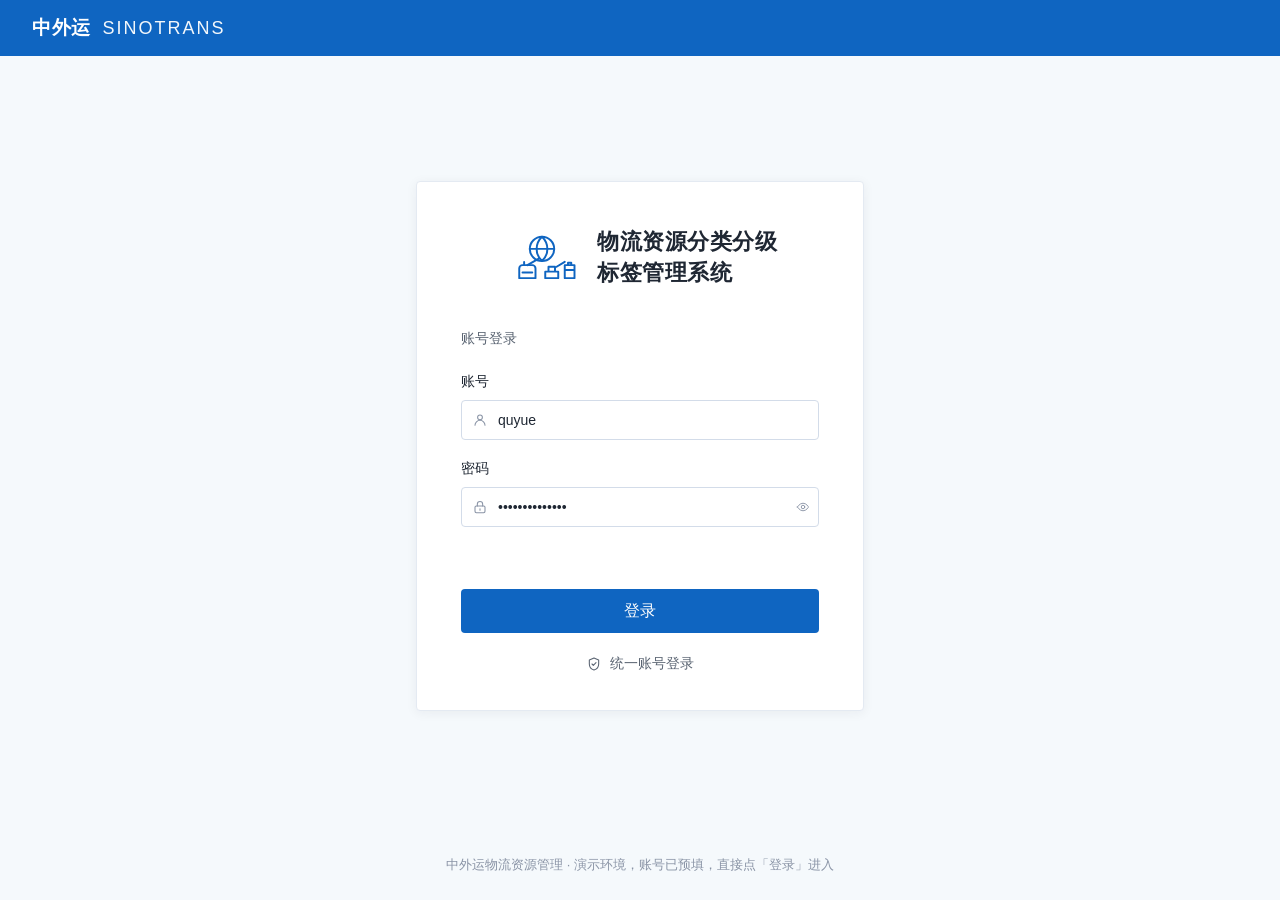
<file: v2/index.html>
<!doctype html>
<html lang="zh-CN">
<head>
<meta charset="utf-8">
<meta name="viewport" content="width=device-width,initial-scale=1">
<title>物流资源分类分级标签管理系统 · 华中齐鲁队 界面原型 v2</title>
<meta name="description" content="外运创科1024 AI编程大赛 · 华中齐鲁队 · 物流资源分类分级标签管理系统 电脑端界面原型">
<style>
/* ==========================================================================
   设计令牌 —— 对齐《电脑端页面效果图 v1》统一视觉：
   企业蓝 #0F65C1 · 白色侧栏与内容板 · 浅灰蓝主背景 · 顶部栏+侧栏+页签 · 弹窗承载详情与编辑
   ========================================================================== */
:root{
  /* 主色 */
  --primary:#0F65C1;
  --primary-hover:#0C56A6;
  --primary-active:#0A4A8F;
  --primary-l1:#ECF3FA;          /* 主色浅底：选中菜单、表头、主色胶囊、信息条 */
  --primary-l2:#F4F8FD;          /* 更浅：悬停 */
  --primary-border:#A8C8EA;

  /* 中性 */
  --bg-page:#F5F9FC;             /* 页面主背景（浅灰蓝） */
  --bg-card:#FFFFFF;             /* 卡片/内容板 */
  --bg-sidebar:#FFFFFF;          /* 侧栏 */
  --bg-hover:#F4F8FD;            /* 行悬停 */
  --bg-readonly:#F7F9FC;
  --border:#E4EAF2;              /* 卡片、控件边框 */
  --border-strong:#D3DCE9;       /* 表格网格线 */
  --border-light:#EEF2F7;        /* 分割线 */

  /* 文字 */
  --t1:#1F2733;                  /* 主文字：标题、正文 */
  --t2:#5A6472;                  /* 次文字：标签、说明 */
  --t3:#8A94A6;                  /* 辅助：占位、计数 */
  --t-link:#0F65C1;

  /* 状态色 */
  --ok:#17A34A;      --ok-bg:#E8F7EE;
  --warn:#C2740B;    --warn-bg:#FDF3E3;
  --danger:#D93025;  --danger-bg:#FDECEA;
  --info:#0F65C1;    --info-bg:#ECF3FA;
  --gray:#6B7684;    --gray-bg:#F0F2F5;

  /* 尺寸 */
  --topbar-h:56px;
  --sidebar-w:240px;
  --tabbar-h:38px;
  --radius:4px;
  --ctrl-h:34px;
  --card-pad:20px;

  --shadow-pop:0 4px 16px rgba(31,39,51,.12);
  --shadow-modal:0 8px 32px rgba(31,39,51,.18);

  --font:"PingFang SC","Microsoft YaHei","Helvetica Neue",Helvetica,Arial,"Hiragino Sans GB",sans-serif;
  --mono:"SFMono-Regular",Consolas,"Liberation Mono",Menlo,monospace;
}

*{box-sizing:border-box}
html,body{height:100%}
body{margin:0;font-family:var(--font);font-size:14px;line-height:1.5;color:var(--t1);background:var(--bg-page);-webkit-font-smoothing:antialiased}
h1,h2,h3,h4,p,figure{margin:0}
ul,ol{margin:0;padding:0;list-style:none}
a{color:var(--t-link);text-decoration:none}
button,input,select,textarea{font:inherit;color:inherit}
button{cursor:pointer;background:none;border:0;padding:0}
table{border-collapse:collapse;width:100%}
[hidden]{display:none!important}
::-webkit-scrollbar{width:10px;height:10px}
::-webkit-scrollbar-thumb{background:#CBD5E1;border-radius:6px;border:2px solid transparent;background-clip:content-box}
::-webkit-scrollbar-thumb:hover{background:#A9B6C7;background-clip:content-box;border:2px solid transparent}
::-webkit-scrollbar-track{background:transparent}
:focus-visible{outline:2px solid var(--primary);outline-offset:1px}
.icon{width:16px;height:16px;flex:none;fill:none;stroke:currentColor;stroke-width:1.6;stroke-linecap:round;stroke-linejoin:round}
.icon--lg{width:18px;height:18px}
.icon--sm{width:14px;height:14px}

/* ============================ 登录页 ============================ */
.login{min-height:100vh;background:var(--bg-page);display:flex;flex-direction:column}
.login__brand{height:56px;background:var(--primary);display:flex;align-items:center;padding:0 32px;gap:12px;flex:none}
.login__brand b{color:#fff;font-size:19px;font-weight:700;letter-spacing:.5px}
.login__brand span{color:#fff;font-size:18px;font-weight:400;letter-spacing:2px;opacity:.95}
.login__body{flex:1;display:flex;align-items:center;justify-content:center;padding:40px 20px}
.login__card{width:448px;background:#fff;border:1px solid var(--border);border-radius:var(--radius);padding:44px 44px 36px;box-shadow:0 2px 12px rgba(31,39,51,.06)}
.login__logo{display:flex;align-items:center;justify-content:center;gap:16px;margin-bottom:40px}
.login__logo svg{width:78px;height:60px;color:var(--primary)}
.login__logo h1{font-size:22px;font-weight:700;line-height:1.42;letter-spacing:.5px}
.login__sub{font-size:14px;color:var(--t2);margin-bottom:22px}
.login__field{margin-bottom:18px}
.login__field>label{display:block;font-size:14px;color:var(--t1);margin-bottom:8px}
.login__inp{position:relative;display:flex;align-items:center}
.login__inp .icon{position:absolute;left:11px;color:var(--t3);pointer-events:none}
.login__inp input{width:100%;height:40px;border:1px solid var(--border-strong);border-radius:var(--radius);padding:0 40px 0 36px;background:#fff;font-size:14px}
.login__inp input::placeholder{color:var(--t3)}
.login__inp input:focus{border-color:var(--primary);outline:0;box-shadow:0 0 0 2px rgba(15,101,193,.12)}
.login__eye{position:absolute;right:8px;width:26px;height:26px;display:grid;place-items:center;color:var(--t3);border-radius:3px}
.login__eye:hover{color:var(--primary);background:var(--primary-l2)}
.login__btn{width:100%;height:44px;background:var(--primary);color:#fff;border-radius:var(--radius);font-size:16px;font-weight:500;margin-top:26px}
.login__btn:hover{background:var(--primary-hover)}
.login__sso{display:flex;align-items:center;justify-content:center;gap:8px;margin-top:20px;font-size:14px;color:var(--t2)}
.login__err{color:var(--danger);font-size:13px;margin-top:10px;min-height:18px}
.login__foot{text-align:center;color:var(--t3);font-size:13px;padding:18px 0 26px}

/* ============================ 应用外壳 ============================ */
.app{display:none;height:100vh;grid-template-columns:var(--sidebar-w) 1fr;grid-template-rows:var(--topbar-h) 1fr;grid-template-areas:"brand top" "side main"}
.app.is-on{display:grid}
/* 顶部栏：品牌区 + 内容区 */
.topbar{grid-area:top;background:#fff;border-bottom:1px solid var(--border);display:flex;align-items:center;padding:0 20px 0 24px;gap:16px}
.topbar__title{font-size:17px;font-weight:700;color:var(--t1);letter-spacing:.2px}
.topbar__right{margin-left:auto;display:flex;align-items:center;gap:6px}
.topbar__icon{width:32px;height:32px;display:grid;place-items:center;color:var(--t2);border-radius:var(--radius);position:relative}
.topbar__icon:hover{background:var(--primary-l2);color:var(--primary)}
.topbar__dot{position:absolute;top:6px;right:6px;width:6px;height:6px;border-radius:50%;background:var(--danger)}
.userchip{display:flex;align-items:center;gap:8px;height:36px;padding:0 10px;border-radius:var(--radius);color:var(--t1)}
.userchip:hover{background:var(--primary-l2)}
.userchip__avatar{width:26px;height:26px;border-radius:50%;background:var(--primary-l1);color:var(--primary);display:grid;place-items:center;font-size:12px;font-weight:600;flex:none}
.userchip__name{font-size:14px}
.brandblock{grid-area:brand;background:var(--primary);display:flex;align-items:center;padding:0 18px;gap:10px;cursor:pointer}
.brandblock__logo{width:26px;height:26px;color:#fff;flex:none}
.brandblock__txt{color:#fff;font-size:15px;font-weight:700;letter-spacing:.3px;white-space:nowrap}
.brandblock__txt small{display:block;font-size:10px;font-weight:400;letter-spacing:1.4px;opacity:.8;line-height:1}

/* 侧栏 */
.sidebar{grid-area:side;background:var(--bg-sidebar);border-right:1px solid var(--border);display:flex;flex-direction:column;overflow:hidden}
.sidebar__head{height:44px;display:flex;align-items:center;justify-content:space-between;padding:0 14px 0 18px;flex:none;border-bottom:1px solid var(--border-light)}
.sidebar__head b{font-size:15px;font-weight:600}
.sidebar__collapse{width:26px;height:26px;display:grid;place-items:center;color:var(--t3);border-radius:3px}
.sidebar__collapse:hover{background:var(--primary-l2);color:var(--primary)}
.sidebar__scroll{flex:1;overflow-y:auto;padding:8px 0 24px}
.menu-group{margin-bottom:2px}
.menu-group__title{width:100%;display:flex;align-items:center;gap:10px;height:40px;padding:0 14px 0 18px;color:var(--t1);font-size:14px;font-weight:500;text-align:left}
.menu-group__title:hover{background:var(--bg-hover)}
.menu-group__title .icon{color:var(--t2)}
.menu-group__title .caret{margin-left:auto;color:var(--t3);transition:transform .18s}
.menu-group.is-open>.menu-group__title .caret{transform:rotate(180deg)}
.menu-group__children{display:none;padding:2px 0 4px}
.menu-group.is-open>.menu-group__children{display:block}
.menu-item{display:flex;align-items:center;gap:10px;height:38px;padding:0 14px 0 46px;color:var(--t2);font-size:14px;position:relative;cursor:pointer}
.menu-item .icon{color:var(--t2);width:15px;height:15px}
.menu-item:hover{background:var(--bg-hover);color:var(--t1)}
.menu-item.is-active{background:var(--primary-l1);color:var(--primary);font-weight:500}
.menu-item.is-active::before{content:"";position:absolute;left:0;top:0;bottom:0;width:3px;background:var(--primary)}
.menu-item.is-active .icon{color:var(--primary)}
.menu-item__badge{margin-left:auto;font-size:12px;color:var(--t3)}
.app.is-collapsed{grid-template-columns:64px 1fr}
.app.is-collapsed .sidebar__head b,.app.is-collapsed .menu-group__title span,.app.is-collapsed .menu-group__title .caret,.app.is-collapsed .menu-item span,.app.is-collapsed .menu-item__badge{display:none}
.app.is-collapsed .menu-group__title,.app.is-collapsed .menu-item{justify-content:center;padding:0}
.app.is-collapsed .menu-group__children{display:none}

/* 主区 */
.main{grid-area:main;display:flex;flex-direction:column;overflow:hidden;min-width:0}
.tabbar{height:var(--tabbar-h);background:#fff;border-bottom:1px solid var(--border);display:flex;align-items:stretch;padding:0 12px;gap:2px;overflow-x:auto;flex:none}
.tabbar::-webkit-scrollbar{height:0}
.tab{display:flex;align-items:center;gap:8px;padding:0 12px 0 14px;font-size:14px;color:var(--t2);border-bottom:2px solid transparent;white-space:nowrap;cursor:pointer;position:relative}
.tab:hover{color:var(--primary);background:var(--primary-l2)}
.tab.is-active{color:var(--primary);font-weight:500;border-bottom-color:var(--primary);background:#fff}
.tab__close{width:18px;height:18px;display:grid;place-items:center;border-radius:3px;color:var(--t3);flex:none}
.tab__close:hover{background:#E7EBF1;color:var(--t1)}
.tab__close .icon{width:12px;height:12px;stroke-width:2}
.tab.is-locked .tab__close{display:none}
.tab.is-locked{padding-right:14px}
.content{flex:1;overflow-y:auto;padding:16px 20px 28px;position:relative}
.page{display:none}
.page.is-on{display:block;animation:fadein .18s ease-out}
@keyframes fadein{from{opacity:0;transform:translateY(3px)}to{opacity:1;transform:none}}
.page__title{font-size:20px;font-weight:700;margin:0 0 14px;letter-spacing:.2px}
.page__title-sub{font-size:13px;color:var(--t2);font-weight:400;margin-left:10px}

/* 卡片 */
.card{background:var(--bg-card);border:1px solid var(--border);border-radius:var(--radius);margin-bottom:14px}
.card__head{display:flex;align-items:center;gap:12px;padding:14px var(--card-pad);border-bottom:1px solid var(--border-light);min-height:52px}
.card__head h3{font-size:15px;font-weight:600}
.card__head .count{font-size:13px;color:var(--t3);font-weight:400}
.card__head .right{margin-left:auto;display:flex;align-items:center;gap:8px}
.card__body{padding:var(--card-pad)}
.card__body--flush{padding:0}
.card__foot{padding:12px var(--card-pad);border-top:1px solid var(--border-light);display:flex;align-items:center;gap:10px}
.card__foot .right{margin-left:auto}

/* 筛选条 */
.filterbar{padding:16px var(--card-pad) 8px;display:grid;grid-template-columns:repeat(4,minmax(0,1fr)) auto;gap:0 20px;align-items:end}
.filterbar--3{grid-template-columns:repeat(3,minmax(0,1fr)) auto}
.filterbar--5{grid-template-columns:repeat(5,minmax(0,1fr)) auto}
.filterbar__item{min-width:0;margin-bottom:10px}
.filterbar__item>label{display:block;font-size:13px;color:var(--t2);margin-bottom:6px}
.filterbar__acts{display:flex;gap:8px;margin-bottom:10px}

/* ============================ 表单控件 ============================ */
.inp,.sel,.ta{width:100%;height:var(--ctrl-h);border:1px solid var(--border-strong);border-radius:var(--radius);background:#fff;padding:0 10px;font-size:14px;color:var(--t1);transition:border-color .15s,box-shadow .15s}
.inp::placeholder,.ta::placeholder{color:var(--t3)}
.inp:hover,.sel:hover,.ta:hover{border-color:var(--primary-border)}
.inp:focus,.sel:focus,.ta:focus{border-color:var(--primary);outline:0;box-shadow:0 0 0 2px rgba(15,101,193,.12)}
.inp:disabled,.sel:disabled{background:var(--bg-readonly);color:var(--t3);cursor:not-allowed}
.ta{height:auto;min-height:96px;padding:8px 10px;line-height:1.6;resize:vertical}
.sel{appearance:none;background-image:url("data:image/svg+xml;charset=utf8,%3Csvg xmlns='http://www.w3.org/2000/svg' viewBox='0 0 24 24' fill='none' stroke='%238A94A6' stroke-width='2' stroke-linecap='round'%3E%3Cpath d='M6 9l6 6 6-6'/%3E%3C/svg%3E");background-repeat:no-repeat;background-position:right 8px center;background-size:14px;padding-right:28px;cursor:pointer}
.inp.has-error,.sel.has-error,.ta.has-error{border-color:var(--danger);box-shadow:0 0 0 2px rgba(217,48,37,.1)}
.field-err{color:var(--danger);font-size:12px;margin-top:5px;display:flex;align-items:center;gap:4px;min-height:16px}
.inp-unit{display:flex;align-items:stretch}
.inp-unit .inp{border-top-right-radius:0;border-bottom-right-radius:0}
.inp-unit__suffix{display:flex;align-items:center;padding:0 10px;border:1px solid var(--border-strong);border-left:0;border-radius:0 var(--radius) var(--radius) 0;background:var(--bg-readonly);color:var(--t2);font-size:13px;white-space:nowrap}
.req{color:var(--danger);margin-left:2px}
.hint{font-size:12px;color:var(--t3);margin-top:5px;line-height:1.5}
.checkline{display:flex;align-items:center;gap:6px;font-size:14px;color:var(--t1);cursor:pointer;user-select:none}
.checkline input{width:14px;height:14px;accent-color:var(--primary);margin:0;cursor:pointer}
.chipbox{display:flex;flex-wrap:wrap;gap:8px}
.check-chip{display:inline-flex;align-items:center;gap:5px;height:28px;padding:0 11px;border:1px solid var(--border-strong);border-radius:14px;font-size:13px;color:var(--t2);background:#fff;cursor:pointer;user-select:none;transition:all .14s}
.check-chip:hover{border-color:var(--primary-border);color:var(--primary)}
.check-chip.is-on{background:var(--primary-l1);border-color:var(--primary);color:var(--primary);font-weight:500}
.check-chip.is-locked{opacity:.55;cursor:not-allowed}
.check-chip i{font-style:normal;font-size:12px}

/* ============================ 按钮 ============================ */
.btn{display:inline-flex;align-items:center;justify-content:center;gap:6px;height:var(--ctrl-h);padding:0 16px;border-radius:var(--radius);border:1px solid transparent;font-size:14px;white-space:nowrap;transition:all .14s}
.btn--primary{background:var(--primary);color:#fff}
.btn--primary:hover{background:var(--primary-hover)}
.btn--primary:active{background:var(--primary-active)}
.btn--ghost{background:#fff;border-color:var(--primary);color:var(--primary)}
.btn--ghost:hover{background:var(--primary-l2)}
.btn--plain{background:#fff;border-color:var(--border-strong);color:var(--t1)}
.btn--plain:hover{border-color:var(--primary-border);color:var(--primary)}
.btn--danger{background:#fff;border-color:var(--danger);color:var(--danger)}
.btn--danger:hover{background:var(--danger-bg)}
.btn--sm{height:28px;padding:0 10px;font-size:13px}
.btn--lg{height:40px;padding:0 22px;font-size:15px}
.btn:disabled,.btn.is-disabled{background:var(--gray-bg);border-color:var(--border);color:var(--t3);cursor:not-allowed}
.linkbtn{color:var(--primary);font-size:13px;padding:0 2px;background:none;border:0}
.linkbtn:hover{text-decoration:underline}
.linkbtn--danger{color:var(--danger)}
.linkbtn:disabled,.linkbtn.is-disabled{color:var(--t3);cursor:not-allowed;text-decoration:none}
.opcell{display:flex;align-items:center;gap:2px;flex-wrap:wrap}
.opcell .sep{color:var(--border-strong)}

/* ============================ 表格 ============================ */
.tablewrap{overflow-x:auto}
.tbl{font-size:14px;border-top:1px solid var(--border-light)}
.tbl th{background:var(--primary-l2);color:var(--t1);font-weight:600;font-size:13px;text-align:left;padding:11px 14px;border-bottom:1px solid var(--border-strong);border-right:1px solid var(--border);white-space:nowrap}
.tbl th:last-child{border-right:0}
.tbl td{padding:11px 14px;border-bottom:1px solid var(--border-light);border-right:1px solid var(--border-light);vertical-align:middle;white-space:nowrap}
.tbl td.wrap{white-space:normal}
.tbl td .pillst{white-space:normal}
.tbl td:last-child{border-right:0}
.tbl tbody tr:hover{background:var(--bg-hover)}
.tbl tbody tr.is-selected{background:var(--primary-l1)}
.tbl .num{text-align:right;font-variant-numeric:tabular-nums}
.tbl .mono{font-family:var(--mono);font-size:13px}
.tbl .nowrap{white-space:nowrap}
.tbl--dense td{padding:8px 12px}
.tbl--dense th{padding:8px 12px}
.tbl--inner{border:1px solid var(--border)}
.tbl--inner th{background:var(--primary-l2)}
.tbl th.col-chk,.tbl td.col-chk{width:40px;text-align:center;padding-left:8px;padding-right:8px}
.tbl input[type=checkbox]{width:14px;height:14px;accent-color:var(--primary);cursor:pointer}
.emptycell td{padding:0!important;border-right:0!important}

/* 胶囊 */
.pill{display:inline-flex;align-items:center;gap:4px;height:22px;padding:0 9px;border-radius:3px;font-size:12px;line-height:1;white-space:nowrap;border:1px solid transparent}
.pill--blue{background:var(--info-bg);color:var(--primary);border-color:#CFE1F6}
.pill--green{background:var(--ok-bg);color:var(--ok);border-color:#C7EBD5}
.pill--orange{background:var(--warn-bg);color:var(--warn);border-color:#F3DFBB}
.pill--red{background:var(--danger-bg);color:var(--danger);border-color:#F7D2CE}
.pill--gray{background:var(--gray-bg);color:var(--gray);border-color:#E1E5EB}
.pill--plain{background:#fff;color:var(--t2);border-color:var(--border-strong)}
.pill--tag{background:var(--info-bg);color:var(--primary)}
.pill+.pill{margin-left:6px}
.pillst{display:flex;flex-wrap:wrap;gap:6px;align-items:center}
.pillst .pill{margin-left:0}
.pill__dot{width:6px;height:6px;border-radius:50%;background:currentColor;flex:none}

/* 分页 */
.pager{display:flex;align-items:center;gap:10px;justify-content:flex-end;padding:12px var(--card-pad);font-size:13px;color:var(--t2);border-top:1px solid var(--border-light)}
.pager__total{margin-right:auto;color:var(--t2)}
.pager__size{height:30px;width:auto;padding:0 26px 0 10px;font-size:13px}
.pager__nav{display:flex;align-items:center;gap:6px}
.pager__btn{min-width:30px;height:30px;padding:0 8px;border:1px solid var(--border-strong);border-radius:var(--radius);background:#fff;color:var(--t2);display:inline-flex;align-items:center;justify-content:center;font-size:13px}
.pager__btn:hover:not(:disabled){border-color:var(--primary);color:var(--primary)}
.pager__btn:disabled{color:#C3CBD6;cursor:not-allowed}
.pager__btn.is-active{background:var(--primary);border-color:var(--primary);color:#fff;font-weight:500}

/* ============================ 弹窗 ============================ */
.modal-mask{position:fixed;inset:0;background:rgba(20,28,40,.45);display:flex;align-items:flex-start;justify-content:center;z-index:1200;padding:48px 20px;overflow-y:auto;animation:maskin .16s ease-out}
@keyframes maskin{from{opacity:0}to{opacity:1}}
.modal{background:#fff;border-radius:var(--radius);width:640px;max-width:100%;box-shadow:var(--shadow-modal);display:flex;flex-direction:column;max-height:calc(100vh - 96px);animation:modalin .18s cubic-bezier(.2,.8,.3,1)}
@keyframes modalin{from{opacity:0;transform:translateY(-10px) scale(.99)}to{opacity:1;transform:none}}
.modal--lg{width:900px}
.modal--xl{width:1120px}
.modal--sm{width:480px}
.modal__head{display:flex;align-items:center;gap:10px;padding:16px 22px;border-bottom:1px solid var(--border-light);flex:none}
.modal__head h3{font-size:16px;font-weight:600;flex:1}
.modal__close{width:28px;height:28px;display:grid;place-items:center;color:var(--t3);border-radius:3px;flex:none}
.modal__close:hover{background:var(--gray-bg);color:var(--t1)}
.modal__body{padding:20px 22px;overflow-y:auto;flex:1}
.modal__foot{display:flex;align-items:center;gap:10px;justify-content:flex-end;padding:14px 22px;border-top:1px solid var(--border-light);flex:none}
.modal__foot .left{margin-right:auto;font-size:13px;color:var(--t2)}
.sec{margin-bottom:22px}
.sec:last-child{margin-bottom:0}
.sec__title{display:flex;align-items:center;gap:8px;font-size:15px;font-weight:600;margin-bottom:14px}
.sec__title::before{content:"";width:3px;height:15px;background:var(--primary);border-radius:2px}
.grid2{display:grid;grid-template-columns:repeat(2,minmax(0,1fr));gap:0 26px}
.grid3{display:grid;grid-template-columns:repeat(3,minmax(0,1fr));gap:0 22px}
.grid2--label{grid-template-columns:repeat(2,minmax(0,1fr));gap:0 26px}
.fitem{margin-bottom:16px;min-width:0}
.fitem>label{display:block;font-size:13px;color:var(--t2);margin-bottom:6px}
.fitem--row{display:grid;grid-template-columns:104px 1fr;align-items:center;gap:12px;margin-bottom:14px}
.fitem--row>label{margin:0;text-align:right;font-size:14px;color:var(--t1)}
.fitem--ro{display:grid;grid-template-columns:96px 1fr;gap:12px;font-size:14px;padding:7px 0}
.fitem--ro>span:first-child{color:var(--t2)}
.dlbox{border:1px solid var(--border);border-radius:var(--radius);padding:14px 18px}
.dlbox+.dlbox{margin-top:12px}
.dlbox__title{font-size:14px;font-weight:600;margin-bottom:8px;color:var(--t1)}
.callout{display:flex;gap:9px;padding:11px 14px;border-radius:var(--radius);font-size:13px;line-height:1.6;align-items:flex-start}
.callout .icon{margin-top:1px;flex:none}
.callout--info{background:var(--info-bg);color:#0B4E96;border:1px solid #CFE1F6}
.callout--warn{background:var(--warn-bg);color:#8A5207;border:1px solid #F3DFBB}
.callout--danger{background:var(--danger-bg);color:#A32218;border:1px solid #F7D2CE}
.callout--ok{background:var(--ok-bg);color:#0E7335;border:1px solid #C7EBD5}
.callout b{font-weight:600}
.callout+.callout{margin-top:10px}
.mt8{margin-top:8px}.mt12{margin-top:12px}.mt16{margin-top:16px}.mb0{margin-bottom:0}
.text-c{text-align:center}.text-r{text-align:right}
.muted{color:var(--t2)}.dim{color:var(--t3)}.strong{font-weight:600}
.fs12{font-size:12px}.fs13{font-size:13px}
.flex{display:flex}.flex-c{align-items:center}.flex-b{justify-content:space-between}.gap6{gap:6px}.gap8{gap:8px}.gap12{gap:12px}
.ml-auto{margin-left:auto}

/* ============================ 空态 / 加载 / toast ============================ */
.empty{padding:56px 20px;text-align:center;color:var(--t2)}
.empty svg{width:56px;height:56px;stroke-width:1.2;color:#B4BECC;margin-bottom:14px}
.empty--danger svg{color:var(--danger)}
.empty__title{font-size:15px;color:var(--t1);margin-bottom:6px}
.empty__desc{font-size:13px;color:var(--t3);margin-bottom:16px}
.spinner{width:16px;height:16px;border:2px solid rgba(255,255,255,.35);border-top-color:#fff;border-radius:50%;animation:spin .7s linear infinite;flex:none}
.spinner--dark{border-color:rgba(15,101,193,.25);border-top-color:var(--primary)}
.spinner--lg{width:26px;height:26px;border-width:2.5px}
@keyframes spin{to{transform:rotate(360deg)}}
.loadbox{display:flex;align-items:center;justify-content:center;gap:10px;padding:44px;color:var(--t2);font-size:14px}
.toasthost{position:fixed;top:16px;left:50%;transform:translateX(-50%);z-index:3000;display:flex;flex-direction:column;gap:8px;align-items:center;pointer-events:none}
.toast{display:flex;align-items:center;gap:9px;background:#fff;border:1px solid var(--border);border-left:3px solid var(--primary);border-radius:var(--radius);padding:10px 16px;box-shadow:var(--shadow-pop);font-size:14px;animation:toastin .2s ease-out;max-width:640px;pointer-events:auto}
@keyframes toastin{from{opacity:0;transform:translateY(-8px)}to{opacity:1;transform:none}}
.toast--success{border-left-color:var(--ok)}.toast--success .icon{color:var(--ok)}
.toast--error{border-left-color:var(--danger)}.toast--error .icon{color:var(--danger)}
.toast--warn{border-left-color:var(--warn)}.toast--warn .icon{color:var(--warn)}
.toast--info .icon{color:var(--primary)}
.toast__act{margin-left:6px;color:var(--primary);font-size:13px}
.toast__act:hover{text-decoration:underline}

/* ============================ 工作台 ============================ */
.kpis{display:grid;grid-template-columns:repeat(4,minmax(0,1fr));gap:14px;margin-bottom:14px}
.kpi{background:#fff;border:1px solid var(--border);border-radius:var(--radius);padding:18px 20px;position:relative;overflow:hidden}
.kpi__label{font-size:13px;color:var(--t2);margin-bottom:10px;display:flex;align-items:center;gap:7px}
.kpi__label .icon{color:var(--primary)}
.kpi__num{font-size:30px;font-weight:700;line-height:1.1;font-variant-numeric:tabular-nums;letter-spacing:-.5px}
.kpi__num small{font-size:14px;font-weight:400;color:var(--t2);margin-left:4px;letter-spacing:0}
.kpi__foot{margin-top:10px;font-size:12px;color:var(--t3);display:flex;align-items:center;gap:6px}
.kpi--accent{background:linear-gradient(135deg,#0F65C1,#2A83DC);border-color:#0F65C1;color:#fff}
.kpi--accent .kpi__label,.kpi--accent .kpi__num small,.kpi--accent .kpi__foot{color:rgba(255,255,255,.88)}
.kpi--accent .kpi__label .icon{color:#fff}
.kpi--accent .kpi__num{color:#fff}
.cols2{display:grid;grid-template-columns:minmax(0,1.35fr) minmax(0,1fr);gap:14px}
.cols2--even{grid-template-columns:repeat(2,minmax(0,1fr))}
.barlist{padding:6px 0}
.barlist__row{display:grid;grid-template-columns:130px 1fr 52px;align-items:center;gap:12px;padding:7px 0;font-size:13px}
.barlist__name{color:var(--t1);white-space:nowrap;overflow:hidden;text-overflow:ellipsis}
.barlist__track{height:9px;background:var(--primary-l2);border-radius:5px;overflow:hidden}
.barlist__fill{display:block;height:100%;background:var(--primary);border-radius:5px;transition:width .4s ease-out}
.barlist__fill--alt{background:#4E97DB}
.barlist__val{text-align:right;color:var(--t2);font-variant-numeric:tabular-nums}
.timeline{padding:4px 0}
.tl__row{display:flex;gap:12px;padding:9px 0;border-bottom:1px dashed var(--border-light);font-size:13px}
.tl__row:last-child{border-bottom:0}
.tl__time{color:var(--t3);white-space:nowrap;font-variant-numeric:tabular-nums;width:112px;flex:none}
.tl__txt{color:var(--t1);min-width:0}
.tl__txt b{font-weight:600}
.tl__txt small{color:var(--t3);display:block;margin-top:2px}
.steps{display:flex;gap:0;padding:4px 0 16px}
.step{flex:1;display:flex;align-items:center;gap:9px;font-size:13px;color:var(--t3);position:relative}
.step__no{width:22px;height:22px;border-radius:50%;border:1px solid var(--border-strong);display:grid;place-items:center;font-size:12px;flex:none;background:#fff}
.step.is-done .step__no{background:var(--ok-bg);border-color:var(--ok);color:var(--ok)}
.step.is-on{color:var(--primary);font-weight:500}
.step.is-on .step__no{background:var(--primary);border-color:var(--primary);color:#fff}
.step__line{flex:1;height:1px;background:var(--border);margin:0 10px}
.metricrow{display:grid;grid-template-columns:repeat(4,minmax(0,1fr));gap:12px}
.metric{border:1px solid var(--border);border-radius:var(--radius);padding:14px 16px;background:var(--bg-readonly)}
.metric__l{font-size:12px;color:var(--t2);margin-bottom:7px}
.metric__v{font-size:22px;font-weight:700;font-variant-numeric:tabular-nums}
.metric__v small{font-size:12px;font-weight:400;color:var(--t2);margin-left:3px}
.progress{height:6px;background:var(--primary-l2);border-radius:3px;overflow:hidden;margin-top:8px}
.progress__fill{height:100%;background:var(--primary);transition:width .3s}

/* ============================ 地图 ============================ */
.mapshell{position:relative;height:calc(100vh - 250px);min-height:520px;border:1px solid var(--border);border-radius:var(--radius);overflow:hidden;background:#DCE9F6}
.mapbase{position:absolute;inset:0;width:100%;height:100%;display:block}
.mapgrid{position:absolute;inset:0;background-image:linear-gradient(rgba(255,255,255,.55) 1px,transparent 1px),linear-gradient(90deg,rgba(255,255,255,.55) 1px,transparent 1px);background-size:60px 60px;pointer-events:none}
.mapcity{position:absolute;font-size:13px;color:#41566E;transform:translate(-50%,-50%);white-space:nowrap;text-align:center;pointer-events:none}
.mapcity i{display:block;width:5px;height:5px;border-radius:50%;background:#78899E;margin:4px auto 0;font-style:normal}
.mapcity--major{font-size:14px;font-weight:600;color:#2E4256}
.mapwater-label{position:absolute;color:#4C8AC4;font-size:20px;font-weight:600;letter-spacing:8px;opacity:.7;pointer-events:none}
.mappin{position:absolute;transform:translate(-50%,-100%);cursor:pointer;z-index:3}
.mappin svg{width:26px;height:26px;color:var(--primary);filter:drop-shadow(0 2px 3px rgba(15,101,193,.35));fill:#fff}
.mappin.is-active svg{color:#D93025;fill:#FDECEA}
.mappin__label{position:absolute;left:50%;top:100%;transform:translateX(-50%);font-size:12px;color:#33445C;white-space:nowrap;background:rgba(255,255,255,.86);padding:0 4px;border-radius:2px;margin-top:-2px}
.maplegend{position:absolute;left:14px;bottom:14px;background:rgba(255,255,255,.94);border:1px solid var(--border);border-radius:var(--radius);padding:10px 14px;font-size:12px;color:var(--t2);z-index:4}
.maplegend b{display:block;color:var(--t1);margin-bottom:6px;font-size:13px}
.maplegend div{display:flex;align-items:center;gap:6px;padding:2px 0}
.maplegend .dot{width:8px;height:8px;border-radius:50%;background:var(--primary);flex:none}
.mapctl{position:absolute;right:14px;top:14px;display:flex;flex-direction:column;background:#fff;border:1px solid var(--border);border-radius:var(--radius);overflow:hidden;z-index:4}
.mapctl button{width:36px;height:36px;display:grid;place-items:center;color:var(--t2)}
.mapctl button+button{border-top:1px solid var(--border-light)}
.mapctl button:hover{background:var(--primary-l2);color:var(--primary)}
.mapbadge{position:absolute;left:14px;top:14px;background:rgba(255,255,255,.94);border:1px solid var(--border);border-radius:var(--radius);padding:5px 11px;font-size:12px;color:var(--t2);z-index:4}
.mappop{position:absolute;z-index:6;background:#fff;border:1px solid var(--border);border-radius:var(--radius);box-shadow:var(--shadow-pop);padding:14px 16px;width:296px}
.mappop__head{display:flex;align-items:center;gap:8px;font-size:15px;font-weight:600;margin-bottom:10px}
.mappop__head button{margin-left:auto;color:var(--t3);width:20px;height:20px;display:grid;place-items:center;border-radius:3px}
.mappop__head button:hover{background:var(--gray-bg)}
.mappop__row{display:grid;grid-template-columns:64px 1fr;gap:10px;font-size:13px;padding:3px 0}
.mappop__row span:first-child{color:var(--t2)}
.mappop__foot{margin-top:10px;padding-top:10px;border-top:1px solid var(--border-light);text-align:center}
.mapfoot{font-size:12px;color:var(--t3);padding:10px 2px 0}

/* ============================ 元数据：类型卡片 ============================ */
.typecards{display:grid;grid-template-columns:repeat(4,minmax(0,1fr));gap:14px}
.typecard{border:1px solid var(--border);border-radius:var(--radius);padding:16px 18px;background:#fff;position:relative;transition:border-color .15s,box-shadow .15s}
.typecard:hover{border-color:var(--primary-border);box-shadow:0 2px 8px rgba(15,101,193,.08)}
.typecard.is-dim{background:var(--bg-readonly)}
.typecard__top{display:flex;align-items:center;gap:10px;margin-bottom:12px}
.typecard__ico{width:36px;height:36px;border-radius:var(--radius);background:var(--primary-l1);color:var(--primary);display:grid;place-items:center;flex:none}
.typecard__name{font-size:15px;font-weight:600}
.typecard__code{font-family:var(--mono);font-size:12px;color:var(--t3);margin-top:2px}
.typecard__stat{display:flex;gap:18px;font-size:13px;color:var(--t2);padding-top:12px;border-top:1px dashed var(--border);margin-top:2px}
.typecard__stat b{font-size:16px;color:var(--t1);font-variant-numeric:tabular-nums;margin-right:3px}
.typecard__acts{display:flex;gap:2px;position:absolute;right:12px;top:14px}

/* ============================ 规则编辑器 ============================ */
.rulewrap{border:1px solid var(--border);border-radius:var(--radius);background:var(--bg-readonly);padding:14px}
.ruleGroup{border:1px solid var(--border-strong);border-radius:var(--radius);background:#fff;padding:10px 12px 10px 14px;position:relative}
.ruleGroup+.ruleGroup{margin-top:10px}
.ruleGroup--root{border-color:var(--primary-border);background:#fff}
.ruleGroup__head{display:flex;align-items:center;gap:8px;margin-bottom:10px}
.ruleGroup__logic{display:inline-flex;border:1px solid var(--primary-border);border-radius:3px;overflow:hidden;flex:none}
.ruleGroup__logic button{height:24px;padding:0 12px;font-size:12px;color:var(--t2);background:#fff}
.ruleGroup__logic button.is-on{background:var(--primary);color:#fff;font-weight:500}
.ruleGroup__tag{font-size:12px;color:var(--t3)}
.ruleGroup__acts{margin-left:auto;display:flex;gap:4px}
.ruleCond{display:grid;grid-template-columns:26px minmax(150px,1.05fr) 116px minmax(150px,1.25fr) 30px;gap:8px;align-items:center;padding:6px 0}
.ruleCond+.ruleCond{border-top:1px dashed var(--border-light)}
.ruleCond--child{margin-left:22px}
.ruleCond__idx{width:22px;height:22px;border-radius:3px;background:var(--primary-l1);color:var(--primary);font-size:12px;display:grid;place-items:center;flex:none}
.ruleCond__del{color:var(--t3);width:26px;height:26px;display:grid;place-items:center;border-radius:3px}
.ruleCond__del:hover{background:var(--danger-bg);color:var(--danger)}
.ruleCond .inp,.ruleCond .sel{height:30px;font-size:13px}
.rulepreview{margin-top:12px;padding:11px 14px;background:var(--primary-l2);border:1px dashed var(--primary-border);border-radius:var(--radius);font-size:13px;color:var(--t2);line-height:1.7}
.rulepreview b{color:var(--primary);font-family:var(--mono);font-size:12.5px;word-break:break-all}
.ruleguard{display:flex;align-items:center;gap:6px;font-size:12px;color:var(--t3)}
.ruleguard .icon{color:var(--ok)}

/* ============================ AI 面板 ============================ */
.aigrid{display:grid;grid-template-columns:minmax(0,420px) minmax(0,1fr);gap:14px;align-items:start}
.aibadge{display:inline-flex;align-items:center;gap:5px;height:22px;padding:0 9px;border-radius:3px;font-size:12px;background:var(--primary-l1);color:var(--primary);border:1px solid #CFE1F6}
.aibadge--off{background:var(--gray-bg);color:var(--gray);border-color:#E1E5EB}
.aibadge--live{background:var(--ok-bg);color:var(--ok);border-color:#C7EBD5}
.aibadge--warn{background:var(--warn-bg);color:var(--warn);border-color:#F3DFBB}
.aibadge .icon{width:12px;height:12px;stroke-width:2}
.aimsg{padding:12px 14px;border-radius:var(--radius);font-size:13px;line-height:1.7;margin-bottom:10px;white-space:pre-wrap;word-break:break-word}
.aimsg--user{background:var(--primary-l1);color:#0B4E96;margin-left:36px}
.aimsg--ai{background:var(--bg-readonly);border:1px solid var(--border);color:var(--t1)}
.aimsg--sys{background:var(--warn-bg);color:#8A5207;font-size:12.5px}
.aichat{height:330px;overflow-y:auto;padding:14px;background:#fff;border:1px solid var(--border);border-radius:var(--radius);margin-bottom:12px}
.aichat--tall{height:400px}
.aiquick{display:flex;flex-wrap:wrap;gap:8px;margin-bottom:12px}
.aiquick button{font-size:12.5px;color:var(--primary);background:var(--primary-l2);border:1px solid #D8E6F6;border-radius:12px;padding:4px 11px}
.aiquick button:hover{background:var(--primary-l1)}
.recitem{border:1px solid var(--border);border-radius:var(--radius);padding:13px 15px;margin-bottom:10px}
.recitem:hover{border-color:var(--primary-border);background:var(--primary-l2)}
.recitem__top{display:flex;align-items:center;gap:9px;margin-bottom:7px;flex-wrap:wrap}
.recitem__name{font-size:14px;font-weight:600}
.recitem__score{margin-left:auto;font-size:12px;color:var(--t2);display:flex;align-items:center;gap:6px}
.recitem__reason{font-size:13px;color:var(--t2);line-height:1.65}
.recitem__acts{margin-top:10px;display:flex;gap:8px;align-items:center}
.scorebar{width:56px;height:6px;background:var(--primary-l2);border-radius:3px;overflow:hidden;display:inline-block;vertical-align:middle}
.scorebar i{display:block;height:100%;background:var(--primary);border-radius:3px}
.aistat{display:flex;gap:26px;align-items:center;padding:12px 2px 0;flex-wrap:wrap}
.aistat__i{font-size:13px;color:var(--t2)}
.aistat__i b{font-size:19px;color:var(--primary);font-weight:700;margin-left:6px;font-variant-numeric:tabular-nums}
.aistat__i b.is-dim{color:var(--t3)}

/* ============================ 组织树 ============================ */
.orgwrap{display:grid;grid-template-columns:310px minmax(0,1fr);gap:14px;align-items:start}
.orgtree{padding:8px;max-height:calc(100vh - 250px);overflow-y:auto}
.orgnode__row{display:flex;align-items:center;gap:6px;height:34px;border-radius:var(--radius);padding-right:8px;cursor:pointer;font-size:14px;position:relative}
.orgnode__row:hover{background:var(--bg-hover)}
.orgnode__row.is-active{background:var(--primary-l1);color:var(--primary);font-weight:500}
.orgnode__caret{width:18px;height:18px;display:grid;place-items:center;color:var(--t3);flex:none;border-radius:3px}
.orgnode__caret:hover{background:#E7EBF1}
.orgnode__caret .icon{width:12px;height:12px;stroke-width:2}
.orgnode__caret.is-leaf{visibility:hidden}
.orgnode__ico{color:var(--t3);flex:none}
.orgnode__row.is-active .orgnode__ico{color:var(--primary)}
.orgnode__name{white-space:nowrap;overflow:hidden;text-overflow:ellipsis}
.orgnode__tag{font-size:11px;color:var(--t3);border:1px solid var(--border-strong);border-radius:2px;padding:0 4px;line-height:15px;flex:none}
.orgnode__kids{margin-left:16px;border-left:1px dashed var(--border-strong);padding-left:2px}
.permmatrix{border:1px solid var(--border);border-radius:var(--radius);overflow:hidden}
.permmatrix__grp{display:flex;align-items:center;gap:9px;padding:9px 14px;background:var(--primary-l2);font-size:13px;font-weight:600;border-bottom:1px solid var(--border);border-top:1px solid var(--border)}
.permmatrix__grp:first-child{border-top:0}
.permmatrix__row{display:grid;grid-template-columns:repeat(2,minmax(0,1fr));gap:0 20px;padding:11px 14px 13px;border-bottom:1px solid var(--border-light)}
.permmatrix__row:last-child{border-bottom:0}
.permcell{display:flex;align-items:flex-start;gap:8px;padding:3px 0;font-size:13px}
.permcell input{margin-top:3px;width:14px;height:14px;accent-color:var(--primary);cursor:pointer;flex:none}
.permcell input:disabled{cursor:not-allowed}
.permcell__txt{min-width:0}
.permcell__txt b{display:block;font-weight:400;color:var(--t1)}
.permcell__txt small{color:var(--t3);font-family:var(--mono);font-size:11.5px}

/* ============================ 日志变更对照 ============================ */
.diff{display:grid;grid-template-columns:150px repeat(2,minmax(0,1fr));border:1px solid var(--border);border-radius:var(--radius);overflow:hidden;font-size:13px}
.diff__h{background:var(--primary-l2);padding:9px 14px;font-weight:600;font-size:12.5px;border-bottom:1px solid var(--border)}
.diff__c{padding:9px 14px;border-bottom:1px solid var(--border-light);word-break:break-word}
.diff__c--k{color:var(--t2);background:var(--bg-readonly)}
.diff__c--old{color:var(--danger);text-decoration:line-through;text-decoration-color:rgba(217,48,37,.5)}
.diff__c--new{color:var(--ok);font-weight:500}
.codeblock{background:#1E2733;color:#D6E2F0;font-family:var(--mono);font-size:12.5px;line-height:1.75;padding:14px 16px;border-radius:var(--radius);overflow-x:auto;white-space:pre}

/* ============================ 导入 / 上传 ============================ */
.upload{border:1px dashed var(--border-strong);border-radius:var(--radius);background:var(--bg-readonly);padding:30px;text-align:center;transition:all .15s}
.upload:hover{border-color:var(--primary);background:var(--primary-l2)}
.upload svg{width:38px;height:38px;color:var(--primary);stroke-width:1.3;margin-bottom:10px}
.upload__t{font-size:14px;color:var(--t1);margin-bottom:5px}
.upload__d{font-size:12.5px;color:var(--t3)}
.upload__d a{color:var(--primary)}
.filelist{margin-top:14px}
.filerow{display:flex;align-items:center;gap:10px;padding:9px 12px;border:1px solid var(--border);border-radius:var(--radius);font-size:13px;margin-bottom:8px}
.filerow .icon{color:var(--ok)}
.filerow__meta{margin-left:auto;color:var(--t3);font-size:12px}
.steplist{counter-reset:s;font-size:13px;color:var(--t2);line-height:1.9}
.steplist li{counter-increment:s;display:flex;gap:8px;align-items:flex-start}
.steplist li::before{content:counter(s);width:18px;height:18px;border-radius:50%;background:var(--primary-l1);color:var(--primary);font-size:11px;display:grid;place-items:center;flex:none;margin-top:3px}

/* ============================ 表头工具 / 分段 ============================ */
.segmented{display:inline-flex;border:1px solid var(--border-strong);border-radius:var(--radius);overflow:hidden}
.segmented button{height:30px;padding:0 14px;font-size:13px;color:var(--t2);background:#fff}
.segmented button+button{border-left:1px solid var(--border-strong)}
.segmented button.is-on{background:var(--primary);color:#fff;border-color:var(--primary);font-weight:500}
.toolrow{display:flex;align-items:center;gap:10px;flex-wrap:wrap;margin-bottom:12px}
.toolrow .right{margin-left:auto;display:flex;align-items:center;gap:8px}
.searchbox{position:relative;width:260px}
.searchbox .inp{padding-left:32px}
.searchbox .icon{position:absolute;left:10px;top:50%;transform:translateY(-50%);color:var(--t3);pointer-events:none}
.toolbar-note{font-size:12.5px;color:var(--t3)}

/* ============================ 响应式 ============================ */
@media(max-width:1440px){
  .kpis{grid-template-columns:repeat(4,minmax(0,1fr))}
  .typecards{grid-template-columns:repeat(2,minmax(0,1fr))}
}
@media(max-width:1200px){
  .filterbar,.filterbar--3,.filterbar--5{grid-template-columns:repeat(2,minmax(0,1fr))}
  .cols2,.aigrid,.orgwrap{grid-template-columns:minmax(0,1fr)}
  .metricrow{grid-template-columns:repeat(2,minmax(0,1fr))}
  .kpis{grid-template-columns:repeat(2,minmax(0,1fr))}
}
@media(max-width:900px){
  .app,.app.is-collapsed{grid-template-columns:0 1fr}
  .sidebar{position:fixed;left:0;top:var(--topbar-h);bottom:0;width:var(--sidebar-w);z-index:900;transform:translateX(-100%);transition:transform .2s;box-shadow:var(--shadow-pop)}
  .app.is-mobile-open .sidebar{transform:none}
  .brandblock{display:none}
  .app{grid-template-areas:". top" ". main"}
  .grid2,.grid3,.permmatrix__row{grid-template-columns:minmax(0,1fr)}
  .modal{width:100%!important}
}
/* ============================ 同规则扫描分组 ============================ */
.scangroup{border:1px solid var(--border);border-radius:var(--radius);margin:0 20px 14px;overflow:hidden}
.scangroup:first-child{margin-top:16px}
.scangroup__head{display:flex;align-items:center;gap:12px;padding:11px 16px;background:var(--primary-l2);border-bottom:1px solid var(--border);font-size:13px;flex-wrap:wrap}
.scangroup__no{font-weight:600;color:var(--primary)}
.scangroup__rule{font-family:var(--mono);font-size:12.5px;color:var(--t2);overflow:hidden;text-overflow:ellipsis;white-space:nowrap;max-width:52%}
.scangroup__stat{margin-left:auto;color:var(--t2)}
.scangroup__foot{padding:10px 16px;background:var(--primary-l2);border-top:1px solid var(--border);font-size:12.5px;color:#0B4E96;display:flex;gap:8px;align-items:flex-start;line-height:1.7}

/* ============================ 只读规则展示 ============================ */
.rule-ro{background:var(--bg-readonly);border:1px solid var(--border);border-radius:var(--radius);padding:13px 16px}
.rule-ro__logic{display:inline-flex;align-items:center;height:24px;padding:0 12px;border-radius:3px;background:var(--primary);color:#fff;font-size:12px;font-weight:500}
.rule-ro__body{margin-top:11px;padding-left:16px;border-left:2px solid var(--primary-border)}
.rule-ro__cond{display:flex;align-items:center;gap:10px;font-size:13px;padding:5px 0}
.rule-ro__f{color:var(--t2);min-width:80px}
.rule-ro__op{color:var(--t3);font-family:var(--mono)}
.rule-ro__v{color:var(--t1);font-weight:500}
.rule-ro__text{margin-top:11px;padding-top:11px;border-top:1px dashed var(--border);font-size:13px;color:var(--t2)}
.rule-ro__text b{color:var(--primary);font-family:var(--mono);font-size:12.5px;word-break:break-all}

/* ============================ 重复阻断三方对比 ============================ */
.cmp{border:1px solid var(--border);border-radius:var(--radius);overflow:hidden;font-size:13px}
.cmp__row{display:grid;grid-template-columns:126px repeat(2,minmax(0,1fr))}
.cmp__row>div{padding:9px 14px;border-bottom:1px solid var(--border-light);word-break:break-word}
.cmp__row:last-child>div{border-bottom:0}
.cmp__h>div{background:var(--primary-l2);font-weight:600;font-size:12.5px;border-bottom:1px solid var(--border)!important}
.cmp__k{color:var(--t2);background:var(--bg-readonly)}
.cmp__row.is-conflict>div{background:#FDECEA}
.cmp__row.is-conflict .cmp__k{background:#FBDDDA;color:#A32218;font-weight:600}

/* ============================ 标签信息横条 ============================ */
.tagbar{display:flex;align-items:center;gap:10px;flex-wrap:wrap;padding:15px 20px}
.tagbar__ico{width:34px;height:34px;border-radius:var(--radius);background:var(--primary-l1);color:var(--primary);display:grid;place-items:center;flex:none}
.tagbar__name{font-size:16px;font-weight:600}
.tagbar__sep{color:var(--border-strong)}

/* ============================ 链接式资源名 ============================ */
.reslink{color:var(--primary)}
.reslink:hover{text-decoration:underline}

</style>
</head>
<body>
<!-- ============================ SVG 图标集（线性图标，stroke 1.6） ============================ -->
<svg width="0" height="0" style="position:absolute" aria-hidden="true"><defs>
<symbol id="i-res" viewBox="0 0 24 24"><rect x="3" y="4" width="18" height="16" rx="2"/><path d="M7 9h6M7 13h4"/><path d="M15 12l2 2 3-3"/></symbol>
<symbol id="i-map" viewBox="0 0 24 24"><path d="M12 21s7-5.6 7-11a7 7 0 1 0-14 0c0 5.4 7 11 7 11z"/><circle cx="12" cy="10" r="2.6"/></symbol>
<symbol id="i-pin" viewBox="0 0 24 24"><path d="M12 21s7-5.6 7-11a7 7 0 1 0-14 0c0 5.4 7 11 7 11z"/><circle cx="12" cy="10" r="2.6"/></symbol>
<symbol id="i-tag" viewBox="0 0 24 24"><path d="M20.6 13.2 13.4 20.4a2 2 0 0 1-2.8 0l-7-7A2 2 0 0 1 3 12V5a2 2 0 0 1 2-2h7a2 2 0 0 1 1.4.6l7.2 7.2a2 2 0 0 1 0 2.4z"/><circle cx="8" cy="8" r="1.3"/></symbol>
<symbol id="i-task" viewBox="0 0 24 24"><path d="M9 5H6a2 2 0 0 0-2 2v12a2 2 0 0 0 2 2h12a2 2 0 0 0 2-2V7a2 2 0 0 0-2-2h-3"/><rect x="9" y="3" width="6" height="4" rx="1"/><path d="M8.5 12.5l2 2 4-4"/><path d="M8.5 17h7"/></symbol>
<symbol id="i-chart" viewBox="0 0 24 24"><path d="M4 20V4"/><path d="M4 20h16"/><rect x="7.5" y="12" width="3" height="5"/><rect x="13" y="8" width="3" height="9"/><rect x="18" y="14.5" width="3" height="2.5"/></symbol>
<symbol id="i-chart2" viewBox="0 0 24 24"><path d="M4 20V4"/><path d="M4 20h16"/><path d="M7 16l3.5-5 3 3L20 7"/><circle cx="20" cy="7" r="1.4"/></symbol>
<symbol id="i-table" viewBox="0 0 24 24"><rect x="3" y="4" width="18" height="16" rx="2"/><path d="M3 9.5h18M3 15h18M9 9.5V20"/></symbol>
<symbol id="i-ai" viewBox="0 0 24 24"><path d="M12 3l1.9 4.6L18.5 9.5 13.9 11.4 12 16l-1.9-4.6L5.5 9.5l4.6-1.9z"/><path d="M18 16.5l.8 1.9 1.9.8-1.9.8-.8 1.9-.8-1.9-1.9-.8 1.9-.8z"/></symbol>
<symbol id="i-nl" viewBox="0 0 24 24"><path d="M21 12a8 8 0 0 1-11.6 7.1L4 21l1.9-5.4A8 8 0 1 1 21 12z"/><path d="M9 11h6M9 14.5h3.5"/></symbol>
<symbol id="i-bulb" viewBox="0 0 24 24"><path d="M9 18h6M10 21h4"/><path d="M12 3a6 6 0 0 0-3.4 10.9c.5.4.9 1 .9 1.7v.4h5v-.4c0-.7.4-1.3.9-1.7A6 6 0 0 0 12 3z"/></symbol>
<symbol id="i-layers" viewBox="0 0 24 24"><path d="M12 3 3 7.5l9 4.5 9-4.5z"/><path d="M3 12.5 12 17l9-4.5"/><path d="M3 17 12 21.5 21 17"/></symbol>
<symbol id="i-sliders" viewBox="0 0 24 24"><path d="M4 7h9M17 7h3M4 17h3M11 17h9"/><circle cx="15" cy="7" r="2.2"/><circle cx="9" cy="17" r="2.2"/></symbol>
<symbol id="i-org" viewBox="0 0 24 24"><rect x="9" y="3" width="6" height="5" rx="1"/><rect x="2.5" y="16" width="6" height="5" rx="1"/><rect x="15.5" y="16" width="6" height="5" rx="1"/><path d="M12 8v4.5M5.5 16v-2a1.5 1.5 0 0 1 1.5-1.5h10a1.5 1.5 0 0 1 1.5 1.5v2"/></symbol>
<symbol id="i-user" viewBox="0 0 24 24"><circle cx="12" cy="8" r="3.6"/><path d="M4.5 20a7.5 7.5 0 0 1 15 0"/></symbol>
<symbol id="i-users" viewBox="0 0 24 24"><circle cx="9" cy="8" r="3.2"/><path d="M2.5 20a6.5 6.5 0 0 1 13 0"/><path d="M16 5.2a3.2 3.2 0 0 1 0 6.1M17.5 14.2A6.5 6.5 0 0 1 21.5 20"/></symbol>
<symbol id="i-shield" viewBox="0 0 24 24"><path d="M12 3 5 6v6c0 4.2 2.9 7.8 7 9 4.1-1.2 7-4.8 7-9V6z"/><path d="M9 12l2 2 4-4"/></symbol>
<symbol id="i-shield-off" viewBox="0 0 24 24"><path d="M12 3 5 6v6c0 4.2 2.9 7.8 7 9 4.1-1.2 7-4.8 7-9V6z"/><path d="M9.5 12h5"/></symbol>
<symbol id="i-log" viewBox="0 0 24 24"><path d="M14 3H7a2 2 0 0 0-2 2v14a2 2 0 0 0 2 2h10a2 2 0 0 0 2-2V8z"/><path d="M14 3v5h5"/><path d="M9 13h6M9 17h4"/></symbol>
<symbol id="i-chev" viewBox="0 0 24 24"><path d="M6 9l6 6 6-6"/></symbol>
<symbol id="i-chev-r" viewBox="0 0 24 24"><path d="M9 6l6 6-6 6"/></symbol>
<symbol id="i-chev-l" viewBox="0 0 24 24"><path d="M15 6l-6 6 6 6"/></symbol>
<symbol id="i-close" viewBox="0 0 24 24"><path d="M6 6l12 12M18 6L6 18"/></symbol>
<symbol id="i-search" viewBox="0 0 24 24"><circle cx="11" cy="11" r="7"/><path d="M20 20l-3.6-3.6"/></symbol>
<symbol id="i-plus" viewBox="0 0 24 24"><path d="M12 5v14M5 12h14"/></symbol>
<symbol id="i-minus" viewBox="0 0 24 24"><path d="M5 12h14"/></symbol>
<symbol id="i-download" viewBox="0 0 24 24"><path d="M12 3v12"/><path d="M7.5 10.5 12 15l4.5-4.5"/><path d="M4 20h16"/></symbol>
<symbol id="i-upload" viewBox="0 0 24 24"><path d="M12 16V4"/><path d="M7.5 8.5 12 4l4.5 4.5"/><path d="M4 20h16"/></symbol>
<symbol id="i-eye" viewBox="0 0 24 24"><path d="M2.5 12S6 5.5 12 5.5 21.5 12 21.5 12 18 18.5 12 18.5 2.5 12 2.5 12z"/><circle cx="12" cy="12" r="3"/></symbol>
<symbol id="i-eye-off" viewBox="0 0 24 24"><path d="M4 4l16 16"/><path d="M9.6 5.9A9.6 9.6 0 0 1 12 5.5c6 0 9.5 6.5 9.5 6.5a17 17 0 0 1-3.4 4.3M6.3 8.3A17 17 0 0 0 2.5 12S6 18.5 12 18.5c1 0 1.9-.2 2.7-.5"/><path d="M10.1 10.1a3 3 0 0 0 4 4"/></symbol>
<symbol id="i-check" viewBox="0 0 24 24"><path d="M5 13l4.5 4.5L19 7"/></symbol>
<symbol id="i-check-c" viewBox="0 0 24 24"><circle cx="12" cy="12" r="9"/><path d="M8.5 12.2l2.5 2.5 4.5-4.7"/></symbol>
<symbol id="i-info" viewBox="0 0 24 24"><circle cx="12" cy="12" r="9"/><path d="M12 11v5.5M12 7.8v.6"/></symbol>
<symbol id="i-warn" viewBox="0 0 24 24"><path d="M12 4 2.8 20h18.4z"/><path d="M12 10v4.2M12 17.2v.6"/></symbol>
<symbol id="i-alert-c" viewBox="0 0 24 24"><circle cx="12" cy="12" r="9"/><path d="M12 7.6v5.2M12 16.2v.6"/></symbol>
<symbol id="i-refresh" viewBox="0 0 24 24"><path d="M20 11a8 8 0 1 0-2.3 5.4"/><path d="M20 5v6h-6"/></symbol>
<symbol id="i-lock" viewBox="0 0 24 24"><rect x="4.5" y="10.5" width="15" height="10" rx="2"/><path d="M8 10.5V7.8a4 4 0 0 1 8 0v2.7"/><path d="M12 14.5v2.5"/></symbol>
<symbol id="i-key" viewBox="0 0 24 24"><circle cx="8" cy="15" r="3.5"/><path d="M10.6 12.6 20 3.5"/><path d="M16.5 7 19 9.5M14 9.5 16.5 12"/></symbol>
<symbol id="i-swap" viewBox="0 0 24 24"><path d="M4 8h12l-3-3M20 16H8l3 3"/></symbol>
<symbol id="i-out" viewBox="0 0 24 24"><path d="M14 4h4a2 2 0 0 1 2 2v12a2 2 0 0 1-2 2h-4"/><path d="M10 8l-4 4 4 4M6 12h9"/></symbol>
<symbol id="i-bell" viewBox="0 0 24 24"><path d="M18 15.5V11a6 6 0 1 0-12 0v4.5L4.5 18h15z"/><path d="M10 20.5a2.2 2.2 0 0 0 4 0"/></symbol>
<symbol id="i-calendar" viewBox="0 0 24 24"><rect x="3.5" y="5" width="17" height="15.5" rx="2"/><path d="M3.5 10h17M8 3v4M16 3v4"/></symbol>
<symbol id="i-max" viewBox="0 0 24 24"><path d="M4 9V4h5M20 15v5h-5M20 9V4h-5M4 15v5h5"/></symbol>
<symbol id="i-edit" viewBox="0 0 24 24"><path d="M4 20h4L19 9a2.1 2.1 0 0 0-3-3L5 17z"/><path d="M14.5 6.5 17.5 9.5"/></symbol>
<symbol id="i-trash" viewBox="0 0 24 24"><path d="M4.5 7h15M9 7V4.8h6V7M6.5 7l.9 13h9.2l.9-13"/><path d="M10.5 10.5v6M13.5 10.5v6"/></symbol>
<symbol id="i-file" viewBox="0 0 24 24"><path d="M14 3H7a2 2 0 0 0-2 2v14a2 2 0 0 0 2 2h10a2 2 0 0 0 2-2V8z"/><path d="M14 3v5h5"/></symbol>
<symbol id="i-inbox" viewBox="0 0 24 24"><path d="M3.5 13.5 6 5.5h12l2.5 8v5a1.5 1.5 0 0 1-1.5 1.5H5a1.5 1.5 0 0 1-1.5-1.5z"/><path d="M3.5 13.5H9a3 3 0 0 0 6 0h5.5"/></symbol>
<symbol id="i-folder" viewBox="0 0 24 24"><path d="M3.5 7.5a2 2 0 0 1 2-2h3.2l2 2.5h7.8a2 2 0 0 1 2 2v8.5a2 2 0 0 1-2 2h-13a2 2 0 0 1-2-2z"/></symbol>
<symbol id="i-link" viewBox="0 0 24 24"><path d="M10 13.5a4 4 0 0 0 5.7 0l3-3a4 4 0 0 0-5.7-5.7l-1.3 1.3"/><path d="M14 10.5a4 4 0 0 0-5.7 0l-3 3a4 4 0 1 0 5.7 5.7l1.3-1.3"/></symbol>
<symbol id="i-copy" viewBox="0 0 24 24"><rect x="8.5" y="8.5" width="12" height="12" rx="2"/><path d="M15.5 5.5v-1a1 1 0 0 0-1-1h-10a1 1 0 0 0-1 1v10a1 1 0 0 0 1 1h1"/></symbol>
<symbol id="i-send" viewBox="0 0 24 24"><path d="M21 3 10.5 13.5"/><path d="M21 3 14.5 21l-4-7.5-7.5-4z"/></symbol>
<symbol id="i-trend" viewBox="0 0 24 24"><path d="M3 17l6-6 4 4 8-8"/><path d="M15 7h6v6"/></symbol>
<symbol id="i-clock" viewBox="0 0 24 24"><circle cx="12" cy="12" r="9"/><path d="M12 7v5.3l3.4 2"/></symbol>
<symbol id="i-box" viewBox="0 0 24 24"><path d="M12 3 4 7v10l8 4 8-4V7z"/><path d="M4 7l8 4 8-4M12 11v10"/></symbol>
<symbol id="i-truck" viewBox="0 0 24 24"><path d="M2.5 6.5h10v9h-10z"/><path d="M12.5 10h4l3 3v2.5h-7z"/><circle cx="6.5" cy="18" r="1.8"/><circle cx="16.5" cy="18" r="1.8"/></symbol>
<symbol id="i-warehouse" viewBox="0 0 24 24"><path d="M3 20V9l9-4 9 4v11"/><path d="M7 20v-6h10v6"/><path d="M7 17h10"/></symbol>
<symbol id="i-anchor" viewBox="0 0 24 24"><circle cx="12" cy="5.5" r="2"/><path d="M12 7.5V20"/><path d="M5 12H3.5a8.5 8.5 0 0 0 17 0H19"/><path d="M8.5 10h7"/></symbol>
<symbol id="i-sparkle" viewBox="0 0 24 24"><path d="M12 3l2 5.5L19.5 10 14 12l-2 5.5L10 12 4.5 10 10 8.5z"/></symbol>
<symbol id="i-filter" viewBox="0 0 24 24"><path d="M3.5 5.5h17l-6.5 8V20l-4-2v-4.5z"/></symbol>
</defs></svg>

<!-- ============================ 登录页 ============================ -->
<div class="login" id="loginPage">
  <div class="login__brand"><b>中外运</b><span>SINOTRANS</span></div>
  <div class="login__body">
    <div class="login__card">
      <div class="login__logo">
        <svg viewBox="0 0 96 72" fill="none" stroke="currentColor" stroke-width="2.4" stroke-linecap="round" stroke-linejoin="round">
          <circle cx="48" cy="26" r="15"/><path d="M33 26h30M48 11c4.4 4.2 6.6 9.2 6.6 15S52.4 36.8 48 41c-4.4-4.2-6.6-9.2-6.6-15S43.6 15.2 48 11z"/>
          <path d="M20 62V50a4 4 0 0 1 4-4h12a4 4 0 0 1 4 4v12M20 62h20M24 55h12M26 46v-4"/>
          <path d="M52 62V54h16v8M52 62h16M56 54v-6h8v6"/>
          <path d="M76 62V46h12v16M76 62h12M76 52h12M80 46v-3h4v3"/>
          <path d="M30 46 44 38M66 48l10-6"/>
        </svg>
        <h1>物流资源分类分级<br>标签管理系统</h1>
      </div>
      <div class="login__sub">账号登录</div>
      <form id="loginForm" autocomplete="off">
        <div class="login__field">
          <label for="lgUser">账号</label>
          <div class="login__inp">
            <svg class="icon"><use href="#i-user"/></svg>
            <input id="lgUser" type="text" placeholder="请输入账号" value="quyue">
          </div>
        </div>
        <div class="login__field">
          <label for="lgPwd">密码</label>
          <div class="login__inp">
            <svg class="icon"><use href="#i-lock"/></svg>
            <input id="lgPwd" type="password" placeholder="请输入密码" value="Sinotrans@2026">
            <button class="login__eye" type="button" id="lgEye" title="显示/隐藏密码"><svg class="icon icon--sm"><use href="#i-eye"/></svg></button>
          </div>
        </div>
        <div class="login__err" id="lgErr"></div>
        <button class="login__btn" type="submit">登录</button>
      </form>
      <div class="login__sso"><svg class="icon"><use href="#i-shield"/></svg><span>统一账号登录</span></div>
    </div>
  </div>
  <div class="login__foot">中外运物流资源管理 · 演示环境，账号已预填，直接点「登录」进入</div>
</div>

<!-- ============================ 主应用 ============================ -->
<div class="app" id="app">
  <div class="brandblock" id="brandHome" title="返回首页">
    <svg class="brandblock__logo" viewBox="0 0 24 24" fill="none" stroke="currentColor" stroke-width="1.6" stroke-linecap="round" stroke-linejoin="round"><path d="M12 2.5 3.5 7v10L12 21.5 20.5 17V7z"/><path d="M3.5 7 12 11.5 20.5 7M12 11.5v10"/></svg>
    <div class="brandblock__txt">资源标签管理<small>SINOTRANS</small></div>
  </div>

  <header class="topbar">
    <div class="topbar__title">物流资源分类分级标签管理系统</div>
    <div class="topbar__right">
      <button class="topbar__icon" id="btnMobileMenu" title="展开菜单"><svg class="icon icon--lg"><use href="#i-sliders"/></svg></button>
      <button class="topbar__icon" title="消息通知" data-act="notice"><svg class="icon icon--lg"><use href="#i-bell"/></svg><span class="topbar__dot"></span></button>
      <button class="topbar__icon" title="刷新当前页" data-act="refresh"><svg class="icon icon--lg"><use href="#i-refresh"/></svg></button>
      <div style="position:relative">
        <button class="userchip" id="userChip">
          <span class="userchip__avatar" id="userAvatar">屈</span>
          <span class="userchip__name" id="topbarUser">屈越 · 系统管理员</span>
          <svg class="icon icon--sm" style="color:var(--t3)"><use href="#i-chev"/></svg>
        </button>
        <div id="userMenu"></div>
      </div>
    </div>
  </header>

  <aside class="sidebar" id="sidebar">
    <div class="sidebar__head"><b>全部功能</b>
      <button class="sidebar__collapse" id="sidebarCollapse" title="折叠/展开菜单"><svg class="icon icon--sm"><use href="#i-chev-l"/></svg></button>
    </div>
    <nav class="sidebar__scroll" id="sideNav"></nav>
  </aside>

  <main class="main">
    <div class="tabbar" id="tabsInner"></div>
    <div class="content" id="content">
      <!-- ==================== 工作台 ==================== -->
      <section class="page" id="page-dashboard">
        <h2 class="page__title">工作台<span class="page__title-sub">齐鲁事业部 · 数据范围：本单位及下级</span></h2>
        <div class="kpis" id="dashKpis"></div>
        <div class="cols2">
          <div class="card">
            <div class="card__head"><h3>标签关联资源数</h3><span class="count">按有效关联统计</span>
              <div class="right"><button class="linkbtn" data-act="goto" data-page="report-tag">查看标签维度报表</button></div>
            </div>
            <div class="card__body"><div class="barlist" id="dashTagBars"></div></div>
          </div>
          <div class="card">
            <div class="card__head"><h3>最近操作动态</h3>
              <div class="right"><button class="linkbtn" data-act="goto" data-page="audit-log">全部日志</button></div>
            </div>
            <div class="card__body"><div class="timeline" id="dashTimeline"></div></div>
          </div>
        </div>
        <div class="cols2 cols2--even">
          <div class="card">
            <div class="card__head"><h3>资源类型分布</h3><span class="count">共 14 项资源</span></div>
            <div class="card__body"><div class="barlist" id="dashTypeBars"></div></div>
          </div>
          <div class="card">
            <div class="card__head"><h3>规则与匹配健康度</h3><span class="count">自动匹配执行情况</span></div>
            <div class="card__body" id="dashHealth"></div>
          </div>
        </div>
      </section>

      <!-- ==================== 资源台账 ==================== -->
      <section class="page" id="page-resource-list">
        <h2 class="page__title">资源台账</h2>
        <div class="card">
          <div class="filterbar">
            <div class="filterbar__item"><label for="resKw">资源名称 / 编码</label><input class="inp" id="resKw" placeholder="请输入资源名称或编码"></div>
            <div class="filterbar__item"><label for="resType">资源类型</label><select class="sel" id="resType"><option value="">全部</option></select></div>
            <div class="filterbar__item"><label for="resOrg">归属单位</label><select class="sel" id="resOrg"><option value="">全部</option><option>齐鲁事业部</option><option>华中公司</option><option>北京股份</option></select></div>
            <div class="filterbar__item"><label for="resStatus">状态</label><select class="sel" id="resStatus"><option value="">全部</option><option>启用</option><option>停用</option></select></div>
            <div class="filterbar__acts"><button class="btn btn--primary" data-act="resQuery">查询</button><button class="btn btn--ghost" data-act="resReset">重置</button></div>
          </div>
        </div>
        <div class="card">
          <div class="card__head"><h3>资源列表</h3><span class="count" id="resCount">共 14 条</span>
            <div class="right">
              <button class="btn btn--primary" data-act="resNew"><svg class="icon icon--sm"><use href="#i-plus"/></svg>新增资源</button>
              <button class="btn btn--ghost" data-act="resImport"><svg class="icon icon--sm"><use href="#i-upload"/></svg>导入</button>
              <button class="btn btn--ghost" data-act="resExport"><svg class="icon icon--sm"><use href="#i-download"/></svg>导出</button>
            </div>
          </div>
          <div class="card__body card__body--flush">
            <div class="toolrow" style="padding:12px 20px 0;margin-bottom:0">
              <span class="toolbar-note">口径：通用资源列表只展示固定属性（权属、运营状态）；面积、容量等扩展属性按「资源属性」元数据配置，在详情弹窗中查看。</span>
            </div>
            <div class="tablewrap"><table class="tbl"><thead><tr>
              <th class="col-chk"><input type="checkbox" id="resChkAll"></th>
              <th>资源编码</th><th>资源名称</th><th>类型</th><th>归属单位</th><th>所在区域</th><th>权属</th><th>运营状态</th><th>生效标签</th><th>状态</th><th style="width:150px">操作</th>
            </tr></thead><tbody id="resTbody"></tbody></table></div>
            <div class="pager" id="resPager"></div>
          </div>
        </div>
      </section>

      <!-- ==================== 资源地图 ==================== -->
      <section class="page" id="page-resource-map">
        <h2 class="page__title">资源地图</h2>
        <div class="card">
          <div class="filterbar filterbar--3">
            <div class="filterbar__item"><label for="mapType">资源类型</label><select class="sel" id="mapType"><option value="">全部</option></select></div>
            <div class="filterbar__item"><label for="mapOrg">归属单位</label><select class="sel" id="mapOrg"><option value="">全部</option><option>齐鲁事业部</option></select></div>
            <div class="filterbar__item"><label for="mapTag">标签</label><select class="sel" id="mapTag"><option value="">全部</option></select></div>
            <div class="filterbar__acts"><button class="btn btn--primary" data-act="mapQuery">查询</button><button class="btn btn--ghost" data-act="mapReset">重置</button></div>
          </div>
        </div>
        <div class="mapshell" id="mapshell">
          <svg class="mapbase" viewBox="0 0 1000 600" preserveAspectRatio="xMidYMid slice" aria-hidden="true">
            <defs>
              <linearGradient id="seaG" x1="0" y1="0" x2="1" y2="1">
                <stop offset="0" stop-color="#CFE1F2"/><stop offset="1" stop-color="#BBD5EC"/>
              </linearGradient>
              <linearGradient id="landG" x1="0" y1="0" x2="0" y2="1">
                <stop offset="0" stop-color="#F4F7FA"/><stop offset="1" stop-color="#E9EFF5"/>
              </linearGradient>
            </defs>
            <rect width="1000" height="600" fill="url(#seaG)"/>
            <path d="M-20,150 L300,120 L470,132 L560,104 L660,118 L800,150 L905,196 L872,262 L742,286 L688,332 L636,300 L590,352 L556,438 L470,502 L330,536 L120,552 L-20,540 Z"
              fill="url(#landG)" stroke="#B9CBDB" stroke-width="1.6"/>
            <path d="M-20,150 L300,120 L470,132 L560,104 L660,118 L800,150 L905,196" fill="none" stroke="#9FB8CE" stroke-width="2"/>
            <g fill="#DCE7EF" opacity=".85">
              <ellipse cx="250" cy="330" rx="86" ry="52"/><ellipse cx="470" cy="230" rx="64" ry="38"/>
              <ellipse cx="380" cy="450" rx="72" ry="40"/><ellipse cx="640" cy="230" rx="46" ry="28"/>
            </g>
            <g stroke="#A9C4DC" stroke-width="1.4" fill="none" opacity=".9">
              <path d="M120,300 L360,268 L520,300 L700,262"/><path d="M300,150 L340,300 L310,470"/>
            </g>
            <g fill="#B7C9D8" font-size="15" font-family="sans-serif">
              <text x="230" y="120" fill="#3E7EB8" opacity=".8">渤海</text>
              <text x="800" y="470" fill="#3E7EB8" opacity=".8" font-size="17">黄海</text>
            </g>
          </svg>
          <div class="mapgrid"></div>
          <div class="mapcity mapcity--major" style="left:31%;top:47%">济南<i></i></div>
          <div class="mapcity" style="left:58.5%;top:36%">潍坊<i></i></div>
          <div class="mapcity" style="left:47%;top:74%">临沂<i></i></div>
          <div class="mapcity" style="left:28%;top:23%">德州<i></i></div>
          <div id="mapPins"></div>
          <div class="mapbadge">演示地图 · 示例坐标</div>
          <div class="mapctl">
            <button title="放大" data-act="mapZoom" data-d="1"><svg class="icon"><use href="#i-plus"/></svg></button>
            <button title="缩小" data-act="mapZoom" data-d="-1"><svg class="icon"><use href="#i-minus"/></svg></button>
            <button title="复位视图" data-act="mapReset2"><svg class="icon"><use href="#i-max"/></svg></button>
          </div>
          <div class="maplegend" id="mapLegend"></div>
          <div id="mapPopHost"></div>
        </div>
        <div class="mapfoot">仅显示已维护坐标的资源（经度、纬度）。当前 14 项资源中 5 项已维护坐标；地图坐标为界面演示样例，不代表真实业务数据。</div>
      </section>

      <!-- ==================== 资源类型 ==================== -->
      <section class="page" id="page-meta-type">
        <h2 class="page__title">资源类型<span class="page__title-sub">元数据驱动：类型决定可用属性集合</span></h2>
        <div class="card">
          <div class="card__head"><h3>类型清单</h3><span class="count" id="typeCount"></span>
            <div class="right">
              <button class="linkbtn" data-act="goto" data-page="meta-attr">查看全部资源属性 →</button>
              <button class="btn btn--primary" data-act="typeNew"><svg class="icon icon--sm"><use href="#i-plus"/></svg>新增类型</button>
            </div>
          </div>
          <div class="card__body">
            <div class="typecards" id="typeCards"></div>
            <div class="callout callout--info mt16"><svg class="icon"><use href="#i-info"/></svg>
              <div><b>类型的启用状态控制资源新增：</b>类型停用后，存量资源仍可查询与维护，但不允许再新增该类型资源（API §3.1）。资源类型与资源属性分列为两个页面维护，属性通过「所属类型」归属到具体类型。</div>
            </div>
          </div>
        </div>
        <div class="card">
          <div class="card__head"><h3>类型明细</h3></div>
          <div class="card__body card__body--flush">
            <div class="tablewrap"><table class="tbl"><thead><tr>
              <th>类型编码</th><th>类型名称</th><th>图标</th><th class="num">属性数</th><th class="num">固定属性</th><th class="num">扩展属性</th><th class="num">资源数</th><th>状态</th><th>更新时间</th><th style="width:190px">操作</th>
            </tr></thead><tbody id="typeTbody"></tbody></table></div>
          </div>
        </div>
      </section>

      <!-- ==================== 资源属性 ==================== -->
      <section class="page" id="page-meta-attr">
        <h2 class="page__title">资源属性<span class="page__title-sub">全局属性字典，驱动资源表单与规则取值</span></h2>
        <div class="card">
          <div class="filterbar">
            <div class="filterbar__item"><label for="attrTypeSel">所属类型</label><select class="sel" id="attrTypeSel"></select></div>
            <div class="filterbar__item"><label for="attrStoreSel">属性类别</label><select class="sel" id="attrStoreSel"><option value="">全部</option><option value="FIXED">基础属性</option><option value="EXT">扩展属性</option></select></div>
            <div class="filterbar__item"><label for="attrKindSel">数据类型</label><select class="sel" id="attrKindSel"><option value="">全部</option><option value="enum">枚举</option><option value="number">数值</option><option value="date">日期</option><option value="text">文本</option></select></div>
            <div class="filterbar__item"><label for="attrKw">属性名称 / 编码</label><input class="inp" id="attrKw" placeholder="请输入"></div>
            <div class="filterbar__acts"><button class="btn btn--primary" data-act="attrQuery">查询</button><button class="btn btn--ghost" data-act="attrReset">重置</button></div>
          </div>
        </div>
        <div class="card">
          <div class="card__head"><h3 id="attrCardTitle">属性清单</h3><span class="count" id="attrCount"></span>
            <div class="right">
              <button class="linkbtn" data-act="goto" data-page="meta-type-attr">类型属性配置 →</button>
              <button class="btn btn--primary" data-act="attrNew"><svg class="icon icon--sm"><use href="#i-plus"/></svg>新增属性</button>
            </div>
          </div>
          <div class="card__body card__body--flush">
            <div class="tablewrap"><table class="tbl"><thead><tr>
              <th>属性编码</th><th>属性名称</th><th>数据类型</th><th>单位</th><th>可选值</th><th>属性类别</th><th>可筛选</th><th class="num">排序</th><th>状态</th><th style="width:190px">操作</th>
            </tr></thead><tbody id="attrTbody"></tbody></table></div>
          </div>
        </div>
        <div class="card">
          <div class="card__head"><h3>属性类别与存储方式</h3><span class="count">ADR-0014：元数据驱动的存储策略</span></div>
          <div class="card__body">
            <div class="grid2">
              <div class="dlbox"><div class="dlbox__title">基础属性 · 对应 FIXED 固定列</div>
                <div class="fs13 muted" style="line-height:1.8">落在资源主表固定字段，可下推 SQL、支持索引与排序与列表筛选。仅用于全体类型共用、查询频次最高的属性——原型中即「权属」「运营状态」两项。</div>
              </div>
              <div class="dlbox"><div class="dlbox__title">扩展属性 · 对应 EXT（ext_json）</div>
                <div class="fs13 muted" style="line-height:1.8">按「类型专属属性」存入 ext_json 字段。新增属性零 DDL 变更，代价是复杂条件查询需走 JSON 函数，检索策略已在 API §4.2 约定。原型中面积、堆存能力、铁路专用线、危化品资质等均属此类。</div>
              </div>
            </div>
            <div class="callout callout--info mt16"><svg class="icon"><use href="#i-info"/></svg>
              <div>本页维护<b>全局属性字典</b>（属性编码、名称、数据类型、单位、可选值、属性类别、排序、状态）；属性<b>归属到哪个类型、在该类型下是否必填、显示顺序</b>由「类型属性配置」页逐类型维护——必填与排序设置仅作用于当前资源类型。</div>
            </div>
          </div>
        </div>
      </section>

      <!-- ==================== 类型属性配置（由资源类型行进入） ==================== -->
      <section class="page" id="page-meta-type-attr">
        <h2 class="page__title">类型属性配置<span class="page__title-sub" id="tacSub">为资源类型绑定属性，并设置该类型下的必填与排序</span></h2>
        <div class="card">
          <div class="card__head"><h3 id="tacTitle">属性绑定</h3><span class="count" id="tacCount"></span>
            <div class="right">
              <button class="btn btn--ghost" data-act="tacAdd"><svg class="icon icon--sm"><use href="#i-plus"/></svg>添加属性</button>
              <button class="btn btn--primary" data-act="tacSave"><svg class="icon icon--sm"><use href="#i-check"/></svg>保存配置</button>
            </div>
          </div>
          <div class="card__body card__body--flush">
            <div class="toolrow" style="padding:12px 20px 0;margin-bottom:0">
              <span class="toolbar-note">必填与排序设置<b>仅作用于当前资源类型</b>；调整排序后资源表单中该类型的字段顺序同步变化。取消勾选即从该类型移除该属性（不影响其他类型）。</span>
            </div>
            <div class="tablewrap"><table class="tbl"><thead><tr>
              <th class="col-chk">已绑定</th><th>属性编码</th><th>属性名称</th><th>数据类型</th><th>单位</th><th>属性类别</th><th class="col-chk">必填</th><th style="width:160px">显示顺序</th><th>状态</th>
            </tr></thead><tbody id="tacTbody"></tbody></table></div>
            <div class="card__foot"><span id="tacDirty" class="toolbar-note">配置未修改</span>
              <div class="right"><button class="btn btn--ghost" data-act="tacReset">放弃修改</button><button class="btn btn--primary" data-act="tacSave">保存配置</button></div>
            </div>
          </div>
        </div>
      </section>
      <!-- ==================== 智能助手 · AI 助手 ==================== -->
      <section class="page" id="page-ai-chat">
        <h2 class="page__title">AI 助手<span class="page__title-sub">基于 MiniMax 大模型的系统问答与操作引导</span></h2>
        <div class="aigrid">
          <div class="card" style="margin-bottom:0">
            <div class="card__head"><h3>对话</h3>
              <div class="right"><span id="aiBadge" class="aibadge"><svg class="icon"><use href="#i-sparkle"/></svg>检测中</span></div>
            </div>
            <div class="card__body">
              <div class="aichat aichat--tall" id="aiChat"></div>
              <div class="aiquick" id="aiQuick">
                <button data-q="冷链仓标签的规则是什么？">冷链仓规则</button>
                <button data-q="新增一个仓库资源要填哪些属性？">新增资源要填什么</button>
                <button data-q="人工解标之后为什么自动匹配不会再贴回来？">人工解标为何抑制</button>
                <button data-q="规则试跑命中和有效关联为什么数量不一样？">试跑 vs 有效关联</button>
              </div>
              <div class="field-err" id="aiChatErr"></div>
              <div style="display:flex;gap:8px;align-items:flex-start">
                <textarea class="ta" id="aiText" style="min-height:64px" placeholder="输入你的问题，Enter 发送 / Shift+Enter 换行"></textarea>
                <button class="btn btn--primary" id="aiSend" style="height:64px;padding:0 20px;flex:none"><svg class="icon icon--sm"><use href="#i-send"/></svg>发送</button>
              </div>
            </div>
          </div>
          <div>
            <div class="card">
              <div class="card__head"><h3>模型与服务状态</h3></div>
              <div class="card__body">
                <div class="fitem--ro"><span>服务提供方</span><span id="aiMeta">MiniMax 开放平台</span></div>
                <div class="fitem--ro"><span>模型</span><span class="mono" id="aiModelName">MiniMax-M3.1-Flash-Preview</span></div>
                <div class="fitem--ro"><span>协议</span><span>OpenAI 兼容 · /v1/chat/completions</span></div>
                <div class="fitem--ro"><span>温度 / 超时</span><span>0.2 / 30s</span></div>
                <div class="fitem--ro"><span>当前模式</span><span id="aiModeText">—</span></div>
                <div class="fitem--ro"><span>最近错误</span><span id="aiLastErr" class="fs13 dim">—</span></div>
                <div class="mt12" style="display:flex;gap:8px">
                  <button class="btn btn--ghost btn--sm" data-act="aiCheck"><svg class="icon icon--sm"><use href="#i-refresh"/></svg>真实连通检测</button>
                  <button class="btn btn--plain btn--sm" data-act="aiClear">清空会话</button>
                </div>
                <label class="checkline mt12" style="font-size:13px"><input type="checkbox" id="aiSimulate"><span>模拟模型不可用（演示降级链路）</span></label>
              </div>
            </div>
            <div class="card" style="margin-bottom:0">
              <div class="card__head"><h3>能力边界与合规口径</h3></div>
              <div class="card__body">
                <div class="callout callout--info"><svg class="icon"><use href="#i-info"/></svg>
                  <div><b>本地先行、模型后置（Spec §8.3 / ADR-0007）：</b>候选集、字段白名单与数值校验全部在本地完成，发送给模型的只有用户问题本身与字段字典，<b>不发送任何资源明细</b>。</div>
                </div>
                <div class="callout callout--warn mt12"><svg class="icon"><use href="#i-warn"/></svg>
                  <div><b>降级可见：</b>模型不可用时自动回落本地确定性解析，界面明确标注来源与原因，不静默兜底、不伪装成模型输出。</div>
                </div>
              </div>
            </div>
          </div>
        </div>
      </section>

      <!-- ==================== 智能助手 · 自然语言转规则 ==================== -->
      <section class="page" id="page-ai-nl">
        <h2 class="page__title">AI 自然语言转规则<span class="page__title-sub">模型解析 → 结构化校验 → 人工确认后采用</span></h2>
        <div class="aigrid">
          <div class="card" style="margin-bottom:0">
            <div class="card__head"><h3>描述筛选条件</h3>
              <div class="right"><span id="aiNlBadge" class="aibadge"><svg class="icon"><use href="#i-sparkle"/></svg>检测中</span></div>
            </div>
            <div class="card__body">
              <div class="fitem"><label for="nlScope">资源类型</label><select class="sel" id="nlScope"><option value="">不限（全部类型）</option></select></div>
              <div class="fitem"><label for="aiTextArea">请输入筛选条件描述</label>
                <textarea class="ta" id="aiTextArea" style="min-height:190px">查找仓库类型为冷链、面积不少于5000平方米的仓库</textarea>
                <div class="hint">请使用已定义的资源属性描述条件；未定义的属性会被识别并提示，不会静默丢弃。</div>
              </div>
              <label class="checkline mb0" style="font-size:13px;margin-bottom:14px"><input type="checkbox" id="aiSimulate2"><span>模拟模型不可用（演示降级链路）</span></label>
              <button class="btn btn--primary btn--lg" style="width:100%" data-act="aiGen"><svg class="icon icon--sm"><use href="#i-sparkle"/></svg>生成规则</button>
              <div class="callout callout--info mt16"><svg class="icon"><use href="#i-info"/></svg>
                <div>字段白名单来自「资源属性」元数据字典，模型只能使用已定义属性；输出必须通过结构与取值范围校验才会展示。</div>
              </div>
            </div>
          </div>
          <div class="card" style="margin-bottom:0">
            <div class="card__head"><h3>规则建议</h3>
              <div class="right" id="aiNlHeadRight"><span class="pill pill--gray">等待生成</span></div>
            </div>
            <div class="card__body" id="aiDraftBox">
              <div class="empty">
                <svg><use href="#i-nl"/></svg>
                <div class="empty__title">尚未生成规则建议</div>
                <div class="empty__desc">在左侧用一句中文描述筛选条件，点击「生成规则」</div>
              </div>
            </div>
          </div>
        </div>
      </section>

      <!-- ==================== 智能助手 · 标签推荐 ==================== -->
      <section class="page" id="page-ai-recommend">
        <h2 class="page__title">AI 标签推荐<span class="page__title-sub">本地粗排候选 → 模型精排与给理由</span></h2>
        <div class="aigrid">
          <div class="card" style="margin-bottom:0">
            <div class="card__head"><h3>推荐条件</h3>
              <div class="right"><span id="aiRecBadge" class="aibadge"><svg class="icon"><use href="#i-sparkle"/></svg>检测中</span></div>
            </div>
            <div class="card__body">
              <div class="fitem"><label for="recResSel">选择资源（可选）</label><select class="sel" id="recResSel"></select></div>
              <div class="fitem"><label for="aiRecText">补充描述</label>
                <textarea class="ta" id="aiRecText" style="min-height:130px" placeholder="例如：这个仓库是冷链用途、面积 6000 平米、自有产权，适合打什么标签？"></textarea>
              </div>
              <label class="checkline mb0" style="font-size:13px;margin-bottom:14px"><input type="checkbox" id="aiSimulate3"><span>模拟模型不可用（演示降级链路）</span></label>
              <button class="btn btn--primary btn--lg" style="width:100%" data-act="aiRec"><svg class="icon"><use href="#i-bulb"/></svg>生成推荐</button>
              <div class="callout callout--info mt16"><svg class="icon"><use href="#i-info"/></svg>
                <div>本地按标签规则与命中数做粗排，只把<b>候选标签列表</b>交给模型精排，候选集之外的标签不会被凭空推荐。</div>
              </div>
            </div>
          </div>
          <div class="card" style="margin-bottom:0">
            <div class="card__head"><h3>推荐结果</h3>
              <div class="right" id="aiRecHeadRight"></div>
            </div>
            <div class="card__body" id="aiRecBox">
              <div class="empty">
                <svg><use href="#i-bulb"/></svg>
                <div class="empty__title">暂无推荐结果</div>
                <div class="empty__desc">选择资源或输入描述后点击「生成推荐」</div>
              </div>
            </div>
          </div>
        </div>
      </section>
      <!-- ==================== 标签维度报表 ==================== -->
      <section class="page" id="page-report-tag">
        <h2 class="page__title">标签维度报表<span class="page__title-sub">按标签聚合资源覆盖情况</span></h2>
        <div class="card">
          <div class="filterbar filterbar--3">
            <div class="filterbar__item"><label for="rtOrg">归属单位</label><select class="sel" id="rtOrg"><option>齐鲁事业部</option><option value="">全部</option></select></div>
            <div class="filterbar__item"><label for="rtTagType">标签类型</label><select class="sel" id="rtTagType"><option value="">全部</option><option>分类</option><option>分级</option><option>其他</option></select></div>
            <div class="filterbar__item"><label for="rtResType">资源类型</label><select class="sel" id="rtResType"><option value="">全部</option></select></div>
            <div class="filterbar__acts"><button class="btn btn--primary" data-act="rtQuery">查询</button><button class="btn btn--ghost" data-act="rtReset">重置</button></div>
          </div>
        </div>
        <div class="card">
          <div class="card__head"><h3>标签统计</h3><span class="count" id="rtCount"></span>
            <div class="right"><button class="btn btn--ghost" data-act="exportExcel" data-name="标签维度报表"><svg class="icon icon--sm"><use href="#i-download"/></svg>导出 Excel</button></div>
          </div>
          <div class="card__body card__body--flush">
            <div class="tablewrap"><table class="tbl"><thead><tr>
              <th>标签名称</th><th>标签类型</th><th>发布单位</th><th class="num">关联资源数</th><th>资源类型分布</th><th>单位分布</th><th style="width:120px">操作</th>
            </tr></thead><tbody id="rtTbody"></tbody></table></div>
          </div>
        </div>
        <div class="card">
          <div class="card__head"><h3>标签关联资源数统计</h3><span class="count">横轴为关联资源数（项）</span></div>
          <div class="card__body"><div id="rtChart"></div></div>
        </div>
      </section>

      <!-- ==================== 资源维度报表 ==================== -->
      <section class="page" id="page-report-res">
        <h2 class="page__title">资源维度报表<span class="page__title-sub">按资源类型与单位看标签覆盖</span></h2>
        <div class="card">
          <div class="filterbar filterbar--3">
            <div class="filterbar__item"><label for="rrOrg">归属单位</label><select class="sel" id="rrOrg"><option>齐鲁事业部</option><option value="">全部</option></select></div>
            <div class="filterbar__item"><label for="rrResType">资源类型</label><select class="sel" id="rrResType"><option value="">全部</option></select></div>
            <div class="filterbar__item"><label for="rrTag">标签</label><select class="sel" id="rrTag"><option value="">全部</option></select></div>
            <div class="filterbar__acts"><button class="btn btn--primary" data-act="rrQuery">查询</button><button class="btn btn--ghost" data-act="rrReset">重置</button></div>
          </div>
        </div>
        <div class="card">
          <div class="card__head"><h3>资源类型统计</h3><span class="count" id="rrCount"></span>
            <div class="right"><button class="btn btn--ghost" data-act="exportExcel" data-name="资源维度报表"><svg class="icon icon--sm"><use href="#i-download"/></svg>导出 Excel</button></div>
          </div>
          <div class="card__body card__body--flush">
            <div class="tablewrap"><table class="tbl"><thead><tr>
              <th>资源类型</th><th class="num">资源数</th><th class="num">已打标资源数</th><th class="num">标签覆盖率</th><th>主要标签分布</th><th style="width:110px">操作</th>
            </tr></thead><tbody id="rrTbody"></tbody></table></div>
          </div>
        </div>
        <div class="card">
          <div class="card__head"><h3>各类型标签覆盖情况</h3><span class="count">横轴为资源数（项）</span></div>
          <div class="card__body"><div id="rrChart"></div></div>
        </div>
      </section>

      <!-- ==================== 资源明细报表 ==================== -->
      <section class="page" id="page-report-detail">
        <h2 class="page__title">资源明细报表<span class="page__title-sub">按字段出表明细，支持按当前筛选导出</span></h2>
        <div class="card">
          <div class="filterbar">
            <div class="filterbar__item"><label for="rdKw">资源名称 / 编码</label><input class="inp" id="rdKw" placeholder="请输入"></div>
            <div class="filterbar__item"><label for="rdType">资源类型</label><select class="sel" id="rdType"><option value="">全部</option></select></div>
            <div class="filterbar__item"><label for="rdTag">标签</label><select class="sel" id="rdTag"><option value="">全部</option></select></div>
            <div class="filterbar__item"><label for="rdOwn">权属</label><select class="sel" id="rdOwn"><option value="">全部</option><option>自有</option><option>租赁</option></select></div>
            <div class="filterbar__acts"><button class="btn btn--primary" data-act="rdQuery">查询</button><button class="btn btn--ghost" data-act="rdReset">重置</button></div>
          </div>
        </div>
        <div class="card">
          <div class="card__head"><h3>资源明细</h3><span class="count" id="rdCount"></span>
            <div class="right">
              <button class="btn btn--plain btn--sm" data-act="rdColumns"><svg class="icon icon--sm"><use href="#i-sliders"/></svg>选择导出字段</button>
              <button class="btn btn--ghost" data-act="rdExport"><svg class="icon icon--sm"><use href="#i-download"/></svg>导出 Excel</button>
            </div>
          </div>
          <div class="card__body card__body--flush">
            <div class="toolrow" style="padding:12px 20px 0;margin-bottom:0">
              <span class="toolbar-note" id="rdColNote"></span>
            </div>
            <div class="tablewrap"><table class="tbl tbl--dense"><thead id="rdThead"></thead><tbody id="rdTbody"></tbody></table></div>
            <div class="pager" id="rdPager"></div>
          </div>
        </div>
      </section>

      <!-- ==================== 组织管理 ==================== -->
      <section class="page" id="page-org-tree">
        <h2 class="page__title">组织管理<span class="page__title-sub">可见范围受数据权限约束</span></h2>
        <div class="orgwrap">
          <div class="card" style="margin-bottom:0">
            <div class="card__head"><h3>组织树</h3>
              <div class="right"><button class="btn btn--primary btn--sm" data-act="orgNew"><svg class="icon icon--sm"><use href="#i-plus"/></svg>新增下级</button></div>
            </div>
            <div class="card__body card__body--flush"><div class="orgtree" id="orgTree"></div></div>
          </div>
          <div id="orgDetail"></div>
        </div>
      </section>

      <!-- ==================== 用户管理 ==================== -->
      <section class="page" id="page-user-list">
        <h2 class="page__title">用户管理</h2>
        <div class="card">
          <div class="filterbar">
            <div class="filterbar__item"><label for="userKw">用户名 / 姓名</label><input class="inp" id="userKw" placeholder="请输入"></div>
            <div class="filterbar__item"><label for="userRoleFilter">角色</label><select class="sel" id="userRoleFilter"><option value="">全部</option></select></div>
            <div class="filterbar__item"><label for="userOrgFilter">所属组织</label><select class="sel" id="userOrgFilter"><option value="">全部</option></select></div>
            <div class="filterbar__item"><label for="userStatusFilter">状态</label><select class="sel" id="userStatusFilter"><option value="">全部</option><option>启用</option><option>停用</option><option>已锁定</option></select></div>
            <div class="filterbar__acts"><button class="btn btn--primary" data-act="userQuery">查询</button><button class="btn btn--ghost" data-act="userReset">重置</button></div>
          </div>
        </div>
        <div class="card">
          <div class="card__head"><h3>用户列表</h3><span class="count" id="userCount"></span>
            <div class="right"><button class="btn btn--primary" data-act="userNew"><svg class="icon icon--sm"><use href="#i-plus"/></svg>新增用户</button></div>
          </div>
          <div class="card__body card__body--flush">
            <div class="tablewrap"><table class="tbl"><thead><tr>
              <th>用户名</th><th>姓名</th><th>所属组织</th><th>角色</th><th>手机号</th><th>状态</th><th>最后登录</th><th style="width:210px">操作</th>
            </tr></thead><tbody id="userTbody"></tbody></table></div>
            <div class="pager" id="userPager"></div>
          </div>
        </div>
      </section>

      <!-- ==================== 角色权限 ==================== -->
      <section class="page" id="page-role-permission">
        <h2 class="page__title">角色权限<span class="page__title-sub">角色 → 权限码 → 页面与按钮</span></h2>
        <div class="orgwrap">
          <div class="card" style="margin-bottom:0">
            <div class="card__head"><h3>角色列表</h3></div>
            <div class="card__body card__body--flush">
              <div class="tablewrap"><table class="tbl tbl--dense"><thead><tr><th>角色</th><th class="num">用户数</th><th>类型</th><th style="width:70px">操作</th></tr></thead><tbody id="roleTbody"></tbody></table></div>
            </div>
          </div>
          <div id="roleDetail"></div>
        </div>
      </section>

      <!-- ==================== 操作日志 ==================== -->
      <section class="page" id="page-audit-log">
        <h2 class="page__title">操作日志<span class="page__title-sub">全量留痕，含变更前后值</span></h2>
        <div class="card">
          <div class="filterbar">
            <div class="filterbar__item"><label for="auditKw">操作人 / 对象名称</label><input class="inp" id="auditKw" placeholder="请输入"></div>
            <div class="filterbar__item"><label for="auditType">操作类型</label><select class="sel" id="auditType"><option value="">全部</option></select></div>
            <div class="filterbar__item"><label for="auditObj">对象类型</label><select class="sel" id="auditObj"><option value="">全部</option><option>资源</option><option>标签</option><option>规则</option><option>匹配任务</option><option>用户</option><option>组织</option><option>角色</option></select></div>
            <div class="filterbar__item"><label for="auditResult">结果</label><select class="sel" id="auditResult"><option value="">全部</option><option>成功</option><option>失败</option></select></div>
            <div class="filterbar__acts"><button class="btn btn--primary" data-act="auditQuery">查询</button><button class="btn btn--ghost" data-act="auditReset">重置</button></div>
          </div>
        </div>
        <div class="card">
          <div class="card__head"><h3>日志列表</h3><span class="count" id="auditCount"></span>
            <div class="right"><button class="btn btn--ghost" data-act="exportExcel" data-name="操作日志"><svg class="icon icon--sm"><use href="#i-download"/></svg>导出</button></div>
          </div>
          <div class="card__body card__body--flush">
            <div class="tablewrap"><table class="tbl tbl--dense"><thead><tr>
              <th style="width:158px">操作时间</th><th>操作人</th><th>操作类型</th><th>对象类型</th><th>对象名称</th><th>结果</th><th>来源 IP</th><th style="width:90px">操作</th>
            </tr></thead><tbody id="auditTbody"></tbody></table></div>
            <div class="pager" id="auditPager"></div>
          </div>
        </div>
      </section>
      <!-- ==================== 标签列表 ==================== -->
      <section class="page" id="page-tag-list">
        <h2 class="page__title">标签列表</h2>
        <div class="card">
          <div class="filterbar">
            <div class="filterbar__item"><label for="tagKw">名称 / 编码</label><input class="inp" id="tagKw" placeholder="请输入"></div>
            <div class="filterbar__item"><label for="tagTypeFilter">标签类型</label><select class="sel" id="tagTypeFilter"><option value="">全部</option><option>分类</option><option>分级</option><option>其他</option></select></div>
            <div class="filterbar__item"><label for="tagStatusFilter">状态</label><select class="sel" id="tagStatusFilter"><option value="">全部</option><option>草稿</option><option>生效中</option><option>已失效</option><option>已停用</option></select></div>
            <div class="filterbar__item"><label for="tagOrgFilter">发布单位</label><select class="sel" id="tagOrgFilter"><option value="">全部</option><option>北京股份</option><option>华中公司</option><option>齐鲁事业部</option></select></div>
            <div class="filterbar__acts"><button class="btn btn--primary" data-act="tagQuery">查询</button><button class="btn btn--ghost" data-act="tagReset">重置</button></div>
          </div>
        </div>
        <div class="card">
          <div class="card__head"><h3>标签列表</h3><span class="count" id="tagCount"></span>
            <div class="right">
              <button class="btn btn--primary" data-act="tagNew"><svg class="icon icon--sm"><use href="#i-plus"/></svg>新建标签</button>
              <button class="btn btn--ghost" data-act="tagScan"><svg class="icon icon--sm"><use href="#i-search"/></svg>同规则扫描</button>
            </div>
          </div>
          <div class="card__body card__body--flush">
            <div class="tablewrap"><table class="tbl"><thead><tr>
              <th>标签名称 / 编码</th><th>类型</th><th>资源类型范围</th><th>发布单位</th><th>匹配单位范围</th><th>生效期</th><th>状态</th><th class="num">关联资源</th><th style="width:170px">操作</th>
            </tr></thead><tbody id="tagTbody"></tbody></table></div>
            <div class="pager" id="tagPager"></div>
          </div>
        </div>
        <div class="card">
          <div class="card__head"><h3>标签口径说明</h3></div>
          <div class="card__body">
            <div class="callout callout--info"><svg class="icon"><use href="#i-info"/></svg>
              <div><b>一个标签只有一条规则</b>，规则内部可含多层 AND / OR 条件组。修改已生效标签的规则后，需在详情页主动「重新匹配」，否则旧关联不会自动更新。</div>
            </div>
            <div class="callout callout--info"><svg class="icon"><use href="#i-info"/></svg>
              <div><b>关联资源列</b>展示的是<b>当前有效关联数</b>（自动关联 + 人工关联）；规则试跑的「命中数」是另一个口径，含被人工抑制的记录，两者不可互相换算。</div>
            </div>
          </div>
        </div>
      </section>

      <!-- ==================== 同规则标签扫描 ==================== -->
      <section class="page" id="page-scan-same-rule">
        <div class="flex flex-c flex-b" style="margin-bottom:14px">
          <h2 class="page__title" style="margin:0">同规则标签扫描</h2>
          <button class="btn btn--primary" data-act="scanRun"><svg class="icon icon--sm"><use href="#i-search"/></svg>扫描同规则标签</button>
        </div>
        <div class="callout callout--info" style="margin-bottom:14px"><svg class="icon"><use href="#i-info"/></svg>
          <div>规则相同不一定重复：<b>标签类型、作用范围和规则三项均相同</b>才判定为重复标签并阻断保存。仅规则相同、类型或范围不同的标签可以共存，本页只做归集提示。</div>
        </div>
        <div class="card">
          <div class="card__head"><h3>扫描结果</h3><span class="count" id="scanCount"></span></div>
          <div class="card__body card__body--flush" id="scanBody"></div>
        </div>
      </section>

      <!-- ==================== 配置标签规则（整页） ==================== -->
      <section class="page" id="page-rule-config">
        <h2 class="page__title">配置标签规则</h2>
        <div class="card">
          <div class="card__body" style="padding:16px 20px">
            <div class="flex flex-c gap12" style="flex-wrap:wrap">
              <span class="typecard__ico" style="width:34px;height:34px"><svg class="icon icon--lg"><use href="#i-box"/></svg></span>
              <b id="rcTagName" style="font-size:16px">冷链仓</b>
              <span class="pill pill--blue" id="rcTagCode">TAG-COLD</span>
              <span style="color:var(--border-strong)">|</span>
              <span class="pill pill--plain" id="rcTagType">分类标签</span>
              <span style="color:var(--border-strong)">|</span>
              <span class="fs13 muted">作用范围：<b id="rcTagScope" style="color:var(--t1)">仓库</b></span>
              <span class="ml-auto" id="rcTagStatus"></span>
            </div>
          </div>
        </div>
        <div class="aigrid" style="grid-template-columns:minmax(0,1fr) 320px">
          <div class="card">
            <div class="card__head"><h3>规则条件</h3><span class="count" id="rcLeafCount"></span></div>
            <div class="card__body">
              <div class="rulewrap"><div id="ruleBuilder"></div></div>
              <div style="display:flex;gap:16px;margin-top:12px">
                <button class="linkbtn" data-act="ruleAddCond"><svg class="icon icon--sm" style="vertical-align:-2px"><use href="#i-plus"/></svg> 添加条件</button>
                <button class="linkbtn" data-act="ruleAddGroup"><svg class="icon icon--sm" style="vertical-align:-2px"><use href="#i-plus"/></svg> 添加条件组</button>
              </div>
            </div>
          </div>
          <div class="card">
            <div class="card__head"><h3>规则说明</h3></div>
            <div class="card__body fs13 muted" style="line-height:1.9">
              <div style="display:flex;gap:8px;margin-bottom:10px"><b style="color:var(--primary)">1.</b><span>一个标签只能配置一条规则；规则内部可嵌套多层 AND / OR 条件组。</span></div>
              <div style="display:flex;gap:8px;margin-bottom:10px"><b style="color:var(--primary)">2.</b><span>条件字段取自「资源属性」字典，仅可选择当前作用范围内可用的属性。</span></div>
              <div style="display:flex;gap:8px;margin-bottom:10px"><b style="color:var(--primary)">3.</b><span>试跑不会修改现有标签与关联，仅展示命中情况，不落库。</span></div>
              <div style="display:flex;gap:8px"><b style="color:var(--primary)">4.</b><span>保存后如需让新规则对存量资源生效，请在标签详情页执行「重新匹配」。</span></div>
            </div>
          </div>
        </div>
        <div class="card">
          <div class="card__head"><h3>规则预览</h3></div>
          <div class="card__body">
            <div class="rulepreview" id="rulePreview"></div>
            <div class="callout callout--info mt12"><svg class="icon"><use href="#i-info"/></svg>
              <div>预览为规则的语义表达，用于人工核对；实际匹配以左侧条件树为准。表达中出现「≥ / ≤」等符号时，对应运算符下拉中的「大于等于 / 小于等于」。</div>
            </div>
          </div>
          <div class="card__foot">
            <span class="ruleguard"><svg class="icon icon--sm"><use href="#i-check-c"/></svg><span id="ruleGuardText">规则修改留痕至操作日志</span></span>
            <div class="right">
              <button class="btn btn--ghost" data-act="ruleCancel">取消</button>
              <button class="btn btn--ghost" data-act="ruleDryRun"><svg class="icon icon--sm"><use href="#i-search"/></svg>试跑规则</button>
              <button class="btn btn--primary" data-act="ruleSave">保存规则</button>
            </div>
          </div>
        </div>
      </section>

      <!-- ==================== 匹配任务 ==================== -->
      <section class="page" id="page-match-task">
        <h2 class="page__title">匹配任务<span class="page__title-sub">按标签 × 资源类型 × 单位范围重算自动关联</span></h2>
        <div class="card">
          <div class="filterbar">
            <div class="filterbar__item"><label for="mtKw">任务编号 / 标签</label><input class="inp" id="mtKw" placeholder="请输入"></div>
            <div class="filterbar__item"><label for="mtStatus">状态</label><select class="sel" id="mtStatus"><option value="">全部</option><option>执行中</option><option>成功</option><option>部分成功</option><option>失败</option></select></div>
            <div class="filterbar__item"><label for="mtTrigger">触发方式</label><select class="sel" id="mtTrigger"><option value="">全部</option><option>手工触发</option><option>定时调度</option></select></div>
            <div class="filterbar__item"><label for="mtOrg">匹配单位</label><select class="sel" id="mtOrg"><option value="">全部</option><option>齐鲁事业部</option><option>华中公司</option></select></div>
            <div class="filterbar__acts"><button class="btn btn--primary" data-act="mtQuery">查询</button><button class="btn btn--ghost" data-act="mtReset">重置</button></div>
          </div>
        </div>
        <div class="card">
          <div class="card__head"><h3>任务列表</h3><span class="count" id="mtCount"></span>
            <div class="right"><button class="btn btn--primary" data-act="matchStart"><svg class="icon icon--sm"><use href="#i-plus"/></svg>发起匹配</button></div>
          </div>
          <div class="card__body card__body--flush">
            <div class="tablewrap"><table class="tbl"><thead><tr>
              <th>任务编号</th><th>标签</th><th>资源类型范围</th><th>匹配单位</th><th>触发方式</th><th>操作人</th><th>开始时间</th><th class="num">耗时</th><th class="num">匹配关联数</th><th>状态</th><th style="width:110px">操作</th>
            </tr></thead><tbody id="mtTbody"></tbody></table></div>
            <div class="pager" id="mtPager"></div>
          </div>
        </div>
        <div class="card">
          <div class="card__head"><h3>执行口径</h3></div>
          <div class="card__body">
            <div class="callout callout--info"><svg class="icon"><use href="#i-info"/></svg>
              <div>发起匹配会按「标签 × 资源类型」的交集，在「匹配单位」范围内重新计算自动关联；<b>保留人工贴标记录，并跳过人工抑制的资源</b>。已有同范围任务处于执行中时不可重复发起。</div>
            </div>
          </div>
        </div>
      </section>

      <!-- ==================== 匹配任务执行结果 ==================== -->
      <section class="page" id="page-match-result">
        <h2 class="page__title">匹配任务执行结果</h2>
        <div class="card">
          <div class="card__body" style="padding:16px 20px">
            <div class="flex flex-c gap12" style="flex-wrap:wrap">
              <b id="mrTaskNo" style="font-size:16px">TASK-20261014-001</b>
              <span class="pill pill--green" id="mrStatus">成功</span>
              <span style="color:var(--border-strong)">|</span>
              <span class="fs13 muted">触发方式：<b style="color:var(--t1)" id="mrTrigger">手工触发</b></span>
              <span class="fs13 muted">操作人：<b style="color:var(--t1)" id="mrOperator">屈越</b></span>
              <span class="ml-auto fs13 muted" id="mrTime">开始 2026-10-14 11:28:04 · 结束 11:28:05 · 耗时 1000 ms</span>
            </div>
          </div>
        </div>
        <div class="card">
          <div class="card__head"><h3>执行指标</h3><span class="count">共 8 项统计口径</span></div>
          <div class="card__body">
            <div class="metricrow" id="mrMetrics"></div>
            <div class="mt16" style="border:1px solid var(--border);border-radius:var(--radius);padding:14px 16px">
              <div class="flex flex-c flex-b fs13"><span class="muted">条件下推率</span><b id="mrPushRate">0%</b></div>
              <div class="progress"><div class="progress__fill" id="mrPushBar" style="width:0%"></div></div>
              <div class="hint">下推率 = 可下推为 SQL 条件的条件数 ÷ 条件总求值次数。基础属性（权属、运营状态）可下推；扩展属性走 JSON 函数，下推率为 0 时全部条件在内存中求值。</div>
            </div>
            <div class="callout callout--ok mt16"><svg class="icon"><use href="#i-check-c"/></svg>
              <div><b>人工关联保护：</b>人工贴标保留 <b id="mrProtect">1</b> 条；人工抑制跳过 <b id="mrSkip">1</b> 条。人工记录不会被自动匹配覆盖或删除。</div>
            </div>
          </div>
        </div>
        <div class="card">
          <div class="card__head"><h3>关联变动明细</h3><span class="count" id="mrDetailCount"></span>
            <div class="right"><button class="linkbtn" data-act="goto" data-page="match-task">返回任务列表</button></div>
          </div>
          <div class="card__body card__body--flush">
            <div class="tablewrap"><table class="tbl tbl--dense"><thead><tr>
              <th>资源编码</th><th>资源名称</th><th>资源类型</th><th>归属单位</th><th>变动</th><th>关联来源</th><th>说明</th>
            </tr></thead><tbody id="mrTbody"></tbody></table></div>
          </div>
        </div>
      </section>

    </div>
  </main>
</div>

<div class="toasthost" id="toastHost"></div>
<script>
/* ==========================================================================
   物流资源分类分级标签管理系统 · 华中齐鲁队 界面原型 v2
   视觉：对齐《电脑端页面效果图 v1》
   逻辑：Spec / Plan / Task / 数据库设计 / API 接口文档（ADR-0007 降级、ADR-0014 元数据驱动）
   ========================================================================== */
const $=(s,r)=>(r||document).querySelector(s);
const $$=(s,r)=>[...(r||document).querySelectorAll(s)];
const esc=s=>String(s??"").replace(/[&<>"']/g,c=>({"&":"&amp;","<":"&lt;",">":"&gt;",'"':"&quot;","'":"&#39;"}[c]));
const ic=(n,cls)=>`<svg class="icon ${cls||""}"><use href="#i-${n}"/></svg>`;

/* ============================ toast ============================ */
function toast(msg,type="info",action){
  const map={success:["check-c","toast--success"],error:["alert-c","toast--error"],warn:["warn","toast--warn"],warning:["warn","toast--warn"],info:["info","toast--info"]};
  const [i,c]=map[type]||map.info;
  const el=document.createElement("div");
  el.className="toast "+c;
  el.innerHTML=ic(i)+`<span>${esc(msg)}</span>`;
  if(action){const b=document.createElement("button");b.className="toast__act";b.textContent=action.label;
    b.onclick=()=>{action.fn();el.remove();};el.appendChild(b);}
  $("#toastHost").appendChild(el);
  setTimeout(()=>{el.style.transition="opacity .25s,transform .25s";el.style.opacity="0";el.style.transform="translateY(-6px)";
    setTimeout(()=>el.remove(),260);},action?5200:3000);
}
function closeTopModal(){const ms=$$(".modal-mask");if(ms.length)ms[ms.length-1].remove();}
function closeAllModals(){$$(".modal-mask").forEach(m=>m.remove());}

/* ============================ 弹窗 ============================ */
function openModal({title,body,foot,size,cls,onClose,icon}){
  const mask=document.createElement("div");mask.className="modal-mask";
  const sizeCls=size==="sm"?"modal--sm":size==="lg"?"modal--lg":size==="xl"?"modal--xl":"";
  const box=document.createElement("div");box.className="modal "+sizeCls+" "+(cls||"");
  box.innerHTML=`<div class="modal__head">${icon?ic(icon,"icon--lg"):""}<h3>${esc(title)}</h3>
      <button class="modal__close" data-close>${ic("close")}</button></div>
    <div class="modal__body"></div>
    <div class="modal__foot" ${foot?"":"hidden"}></div>`;
  const bd=$(".modal__body",box),ft=$(".modal__foot",box);
  if(typeof body==="string")bd.innerHTML=body;else if(body)bd.appendChild(body);
  if(foot){
    if(typeof foot==="string")ft.innerHTML=foot;
    else foot.forEach(f=>{
      if(f.spacer){const s=document.createElement("span");s.className="left";s.innerHTML=f.spacer;ft.appendChild(s);return;}
      const b=document.createElement("button");
      b.className="btn "+(f.cls||"btn--ghost");
      b.innerHTML=(f.icon?ic(f.icon,"icon--sm"):"")+esc(f.label);
      if(f.disabled)b.disabled=true;
      b.onclick=()=>f.onClick?f.onClick(box,mask):closeTopModal();
      ft.appendChild(b);
    });
  }
  const close=()=>{mask.remove();onClose&&onClose();};
  $("[data-close]",box).onclick=close;
  mask.onclick=e=>{if(e.target===mask)close();};
  mask.appendChild(box);document.body.appendChild(mask);
  const first=bd.querySelector("input:not([type=checkbox]):not([disabled]),textarea,select");
  if(first)setTimeout(()=>first.focus(),60);
  return {mask,box,body:bd,foot:ft,close};
}
function confirmDialog({title="确认操作",html,okLabel="确认",cancelLabel="取消",danger=false,onOk}){
  const m=openModal({title,size:"sm",body:`<div class="fs13" style="line-height:1.8">${html}</div>`,
    foot:[{label:cancelLabel,cls:"btn--ghost"},
      {label:okLabel,cls:danger?"btn--danger":"btn--primary",onClick:(b,mask)=>{mask.remove();onOk&&onOk();}}]});
  return m;
}

/* ============================ 图标/胶囊 ============================ */
const TAG_STATUS={DRAFT:["草稿","pill--gray"],EFFECTIVE:["生效中","pill--green"],EXPIRED:["已失效","pill--gray"],DISABLED:["已停用","pill--red"]};
const USER_STATUS={ENABLED:["启用","pill--green"],DISABLED:["停用","pill--gray"],LOCKED:["已锁定","pill--orange"]};
const TASK_STATUS={RUNNING:["执行中","pill--blue"],SUCCESS:["成功","pill--green"],PARTIAL:["部分成功","pill--orange"],FAILED:["失败","pill--red"]};
const TYPE_STATUS={ENABLED:["启用","pill--green"],DISABLED:["已停用","pill--red"]};
const ATTR_STATUS={ENABLED:["启用","pill--green"],DISABLED:["已停用","pill--gray"]};
const pill=(txt,cls)=>`<span class="pill ${cls||"pill--gray"}">${esc(txt)}</span>`;
const statusPill=(map,k)=>{const m=map[k]||[k,"pill--gray"];return pill(m[0],m[1]);};

/* ============================ 模拟数据（对齐效果图口径） ============================ */
const RES_TYPES=[
  {code:"WAREHOUSE",name:"仓库",icon:"warehouse",status:"ENABLED",updated:"2026-10-12 15:20",
   attrs:[
     {code:"warehouse_type",name:"仓库类型",kind:"enum",unit:"",opts:["普货","冷链","危化品","保税","智能"],store:"EXT",filter:true,sort:1,status:"ENABLED",req:true},
     {code:"area",name:"面积",kind:"number",unit:"㎡",opts:[],store:"EXT",filter:true,sort:2,status:"ENABLED",req:true},
     {code:"capacity",name:"容量",kind:"number",unit:"吨",opts:[],store:"EXT",filter:false,sort:3,status:"ENABLED",req:false},
     {code:"open_date",name:"投用日期",kind:"date",unit:"",opts:[],store:"EXT",filter:false,sort:4,status:"ENABLED",req:false}
   ]},
  {code:"YARD",name:"场站",icon:"box",status:"ENABLED",updated:"2026-10-11 09:05",
   attrs:[
     {code:"yard_type",name:"场站类型",kind:"enum",unit:"",opts:["集装箱","铁路","公路","综合"],store:"EXT",filter:true,sort:1,status:"ENABLED",req:true},
     {code:"area",name:"面积",kind:"number",unit:"㎡",opts:[],store:"EXT",filter:true,sort:2,status:"ENABLED",req:false},
     {code:"capacity",name:"堆存能力",kind:"number",unit:"TEU",opts:[],store:"EXT",filter:false,sort:3,status:"ENABLED",req:false},
     {code:"rail_siding",name:"铁路专用线",kind:"bool",unit:"",opts:[],store:"EXT",filter:false,sort:4,status:"ENABLED",req:false},
     {code:"hazard_license",name:"危化品资质",kind:"bool",unit:"",opts:[],store:"EXT",filter:false,sort:5,status:"ENABLED",req:false}
   ]},
  {code:"WHARF",name:"码头",icon:"anchor",status:"ENABLED",updated:"2026-10-09 14:40",
   attrs:[
     {code:"wharf_type",name:"码头类型",kind:"enum",unit:"",opts:["集装箱","散货","件杂货","滚装"],store:"EXT",filter:true,sort:1,status:"ENABLED",req:true},
     {code:"berth_count",name:"泊位数量",kind:"number",unit:"个",opts:[],store:"EXT",filter:false,sort:2,status:"ENABLED",req:false},
     {code:"throughput",name:"吞吐能力",kind:"number",unit:"万吨/年",opts:[],store:"EXT",filter:false,sort:3,status:"ENABLED",req:false},
     {code:"water_depth",name:"前沿水深",kind:"number",unit:"m",opts:[],store:"EXT",filter:false,sort:4,status:"ENABLED",req:false}
   ]},
  {code:"VESSEL",name:"船舶",icon:"truck",status:"DISABLED",updated:"2026-10-08 10:12",
   attrs:[
     {code:"vessel_type",name:"船舶类型",kind:"enum",unit:"",opts:["集装箱船","散货船","滚装船"],store:"EXT",filter:true,sort:1,status:"ENABLED",req:true},
     {code:"deadweight",name:"载重吨",kind:"number",unit:"DWT",opts:[],store:"EXT",filter:false,sort:2,status:"ENABLED",req:false},
     {code:"teu_slots",name:"箱位数",kind:"number",unit:"TEU",opts:[],store:"EXT",filter:false,sort:3,status:"ENABLED",req:false}
   ]}
];
/* 全局固定属性（FIXED）：所有类型共用，落资源主表固定列 */
const FIXED_ATTRS=[
  {code:"ownership",name:"权属",kind:"enum",unit:"",opts:["自有","租赁","合作"],store:"FIXED",filter:true,sort:90,status:"ENABLED"},
  {code:"operation_status",name:"运营状态",kind:"enum",unit:"",opts:["运营中","建设中","停用"],store:"FIXED",filter:true,sort:91,status:"ENABLED"}
];
const RT_NAMES=RES_TYPES.map(t=>t.name);

const RESOURCES=[
  {id:1,code:"WH-QL-001",name:"青州冷链一号仓",type:"仓库",org:"齐鲁事业部",region:"山东省青州市",own:"自有",status:"运营中",state:"ENABLED",
   ext:{warehouse_type:"冷链",area:6000,capacity:12000,open_date:"2024-01-01"},lng:118.4700,lat:36.6800,parent:"青州物流园",child:"冷链作业一区",
   tags:[{tagId:"t1",src:"MANUAL"},{tagId:"t2",src:"AUTO"}],suppressed:["t1"]},
  {id:2,code:"WH-ZB-002",name:"淄博综合物流仓",type:"仓库",org:"齐鲁事业部",region:"山东省淄博市",own:"租赁",status:"运营中",state:"ENABLED",
   ext:{warehouse_type:"普货",area:12000,capacity:20000,open_date:"2022-06-15"},lng:118.0500,lat:36.8100,parent:"",child:"",
   tags:[{tagId:"t3",src:"AUTO"}],suppressed:[]},
  {id:3,code:"YD-QD-003",name:"青岛集装箱场站",type:"场站",org:"齐鲁事业部",region:"山东省青岛市",own:"自有",status:"运营中",state:"ENABLED",
   ext:{yard_type:"集装箱",area:68000,capacity:8000,rail_siding:true,hazard_license:false},lng:120.3100,lat:36.0900,parent:"",child:"",
   tags:[{tagId:"t4",src:"AUTO"}],suppressed:[]},
  {id:4,code:"BT-RZ-004",name:"日照港口作业区",type:"码头",org:"齐鲁事业部",region:"山东省日照市",own:"自有",status:"运营中",state:"ENABLED",
   ext:{wharf_type:"集装箱",berth_count:2,throughput:320,water_depth:16.5},lng:119.5300,lat:35.4100,parent:"",child:"",
   tags:[{tagId:"t5",src:"AUTO"}],suppressed:[]},
  {id:5,code:"WH-BZ-005",name:"滨州冷链仓",type:"仓库",org:"齐鲁事业部",region:"山东省滨州市",own:"租赁",status:"运营中",state:"ENABLED",
   ext:{warehouse_type:"冷链",area:8000,capacity:15000,open_date:"2023-03-20"},lng:117.9700,lat:37.3800,parent:"",child:"",
   tags:[{tagId:"t1",src:"AUTO"}],suppressed:[]},
  {id:6,code:"WH-JN-006",name:"济南保税仓",type:"仓库",org:"齐鲁事业部",region:"山东省济南市",own:"自有",status:"运营中",state:"ENABLED",
   ext:{warehouse_type:"保税",area:5000,capacity:9000,open_date:"2021-09-01"},lng:117.1200,lat:36.6500,parent:"",child:"",
   tags:[{tagId:"t6",src:"AUTO"},{tagId:"t2",src:"AUTO"}],suppressed:[]},
  {id:7,code:"WH-QD-007",name:"青岛前湾智能仓",type:"仓库",org:"齐鲁事业部",region:"山东省青岛市",own:"自有",status:"运营中",state:"ENABLED",
   ext:{warehouse_type:"智能",area:22000,capacity:40000,open_date:"2025-04-18"},lng:120.2200,lat:36.0100,parent:"",child:"",
   tags:[{tagId:"t3",src:"AUTO"},{tagId:"t2",src:"AUTO"}],suppressed:[]},
  {id:8,code:"WH-QZ-008",name:"青州冷链二号仓",type:"仓库",org:"齐鲁事业部",region:"山东省青州市",own:"自有",status:"运营中",state:"ENABLED",
   ext:{warehouse_type:"冷链",area:5200,capacity:10000,open_date:"2024-08-08"},lng:118.4900,lat:36.7000,parent:"青州物流园",child:"",
   tags:[{tagId:"t1",src:"AUTO"}],suppressed:[]},
  {id:9,code:"WH-WF-009",name:"潍坊冷链仓",type:"仓库",org:"齐鲁事业部",region:"山东省潍坊市",own:"租赁",status:"运营中",state:"ENABLED",
   ext:{warehouse_type:"冷链",area:7000,capacity:13000,open_date:"2023-11-11"},lng:119.1000,lat:36.7100,parent:"",child:"",
   tags:[{tagId:"t1",src:"AUTO"},{tagId:"t2",src:"AUTO"}],suppressed:[]},
  {id:10,code:"WH-LY-010",name:"临沂普货仓",type:"仓库",org:"齐鲁事业部",region:"山东省临沂市",own:"租赁",status:"运营中",state:"ENABLED",
   ext:{warehouse_type:"普货",area:15000,capacity:26000,open_date:"2022-02-28"},lng:118.3500,lat:35.1000,parent:"",child:"",
   tags:[{tagId:"t3",src:"AUTO"}],suppressed:[]},
  {id:11,code:"WH-DZ-011",name:"德州保税仓",type:"仓库",org:"齐鲁事业部",region:"山东省德州市",own:"自有",status:"运营中",state:"ENABLED",
   ext:{warehouse_type:"保税",area:9000,capacity:16000,open_date:"2023-07-01"},lng:116.3600,lat:37.4400,parent:"",child:"",
   tags:[{tagId:"t6",src:"AUTO"},{tagId:"t2",src:"AUTO"}],suppressed:[]},
  {id:12,code:"YD-JN-012",name:"济南铁路场站",type:"场站",org:"齐鲁事业部",region:"山东省济南市",own:"自有",status:"运营中",state:"ENABLED",
   ext:{yard_type:"铁路",area:42000,capacity:12000,rail_siding:true,hazard_license:true},lng:116.9900,lat:36.6800,parent:"",child:"",
   tags:[{tagId:"t4",src:"AUTO"}],suppressed:[]},
  {id:13,code:"WH-TA-013",name:"泰安冷链仓",type:"仓库",org:"齐鲁事业部",region:"山东省泰安市",own:"自有",status:"建设中",state:"ENABLED",
   ext:{warehouse_type:"冷链",area:5500,capacity:10500,open_date:"2026-01-10"},lng:117.0900,lat:36.2000,parent:"",child:"",
   tags:[{tagId:"t1",src:"AUTO"}],suppressed:[]},
  {id:14,code:"WH-HZ-014",name:"菏泽综合仓",type:"仓库",org:"齐鲁事业部",region:"山东省菏泽市",own:"合作",status:"建设中",state:"ENABLED",
   ext:{warehouse_type:"普货",area:10000,capacity:18000,open_date:"2026-03-01"},lng:115.4800,lat:35.2400,parent:"",child:"",
   tags:[],suppressed:[]}
];
const TAGS=[
  {id:"t1",code:"TAG-COLD",name:"冷链仓",type:"分类",scope:["仓库"],status:"EFFECTIVE",org:"北京股份",matchOrg:"齐鲁事业部",
   eff:"2026-01-01",exp:"2028-12-31",ver:"v2",updated:"2026-10-12 16:20",remark:"冷链用途仓库",
   rule:"仓库类型 = 冷链 AND 面积 >= 5000",
   tree:{logic:"AND",children:[{field:"warehouse_type",op:"EQ",values:["冷链"]},{field:"area",op:"GE",values:["5000"]}]},dirty:false},
  {id:"t2",code:"TAG-STR-A",name:"A级-战略级",type:"分级",scope:["仓库"],status:"EFFECTIVE",org:"华中公司",matchOrg:"齐鲁事业部",
   eff:"2026-01-01",exp:"2028-12-31",ver:"v1",updated:"2026-10-10 10:05",remark:"战略级资源分级",
   rule:"权属 = 自有 AND 运营状态 = 运营中",
   tree:{logic:"AND",children:[{field:"ownership",op:"EQ",values:["自有"]},{field:"operation_status",op:"EQ",values:["运营中"]}]},dirty:false},
  {id:"t3",code:"TAG-GEN",name:"普货仓",type:"分类",scope:["仓库"],status:"EFFECTIVE",org:"齐鲁事业部",matchOrg:"齐鲁事业部",
   eff:"2026-02-01",exp:"2028-12-31",ver:"v1",updated:"2026-09-28 11:30",remark:"",
   rule:"仓库类型 = 普货",
   tree:{logic:"AND",children:[{field:"warehouse_type",op:"EQ",values:["普货"]}]},dirty:false},
  {id:"t4",code:"TAG-YARD",name:"集装箱场站",type:"分类",scope:["场站"],status:"EFFECTIVE",org:"齐鲁事业部",matchOrg:"齐鲁事业部",
   eff:"2026-03-01",exp:"2028-12-31",ver:"v1",updated:"2026-09-30 09:12",remark:"",
   rule:"场站类型 = 集装箱",
   tree:{logic:"AND",children:[{field:"yard_type",op:"EQ",values:["集装箱"]}]},dirty:false},
  {id:"t5",code:"TAG-WHARF",name:"集装箱码头",type:"分类",scope:["码头"],status:"EFFECTIVE",org:"华中公司",matchOrg:"齐鲁事业部",
   eff:"2026-03-01",exp:"2028-12-31",ver:"v1",updated:"2026-10-01 14:26",remark:"",
   rule:"码头类型 = 集装箱",
   tree:{logic:"AND",children:[{field:"wharf_type",op:"EQ",values:["集装箱"]}]},dirty:false},
  {id:"t6",code:"TAG-BOND",name:"保税仓",type:"分类",scope:["仓库"],status:"EFFECTIVE",org:"齐鲁事业部",matchOrg:"齐鲁事业部",
   eff:"2026-04-01",exp:"2028-12-31",ver:"v1",updated:"2026-10-06 16:40",remark:"",
   rule:"仓库类型 = 保税",
   tree:{logic:"AND",children:[{field:"warehouse_type",op:"EQ",values:["保税"]}]},dirty:false},
  {id:"t7",code:"TAG-HAZ",name:"危化品仓",type:"分类",scope:["仓库"],status:"DRAFT",org:"齐鲁事业部",matchOrg:"齐鲁事业部",
   eff:"",exp:"",ver:"v1",updated:"2026-10-13 17:02",remark:"待评审",
   rule:"仓库类型 = 危化品",
   tree:{logic:"AND",children:[{field:"warehouse_type",op:"EQ",values:["危化品"]}]},dirty:false},
  {id:"t8",code:"TAG-SMART",name:"智能仓",type:"分类",scope:["仓库"],status:"DRAFT",org:"齐鲁事业部",matchOrg:"齐鲁事业部",
   eff:"",exp:"",ver:"v1",updated:"2026-10-14 09:18",remark:"",
   rule:"仓库类型 = 智能 AND 面积 >= 20000",
   tree:{logic:"AND",children:[{field:"warehouse_type",op:"EQ",values:["智能"]},{field:"area",op:"GE",values:["20000"]}]},dirty:false},
  /* 故意与「冷链仓」的标签类型 / 作用范围 / 规则三项全同——用于演示重复阻断与同规则扫描 */
  {id:"t9",code:"TAG-COLD2",name:"冷藏仓",type:"分类",scope:["仓库"],status:"DRAFT",org:"齐鲁事业部",matchOrg:"齐鲁事业部",
   eff:"",exp:"",ver:"v1",updated:"2026-10-14 10:05",remark:"保存时被重复校验阻断，待调整作用范围或规则",
   rule:"仓库类型 = 冷链 AND 面积 >= 5000",
   tree:{logic:"AND",children:[{field:"warehouse_type",op:"EQ",values:["冷链"]},{field:"area",op:"GE",values:["5000"]}]},dirty:false}
];
/* 生效标签的有效关联数（自动 + 人工），与资源侧 tags 保持一致 */
function tagLinkStats(id){
  const auto=RESOURCES.filter(r=>r.tags.some(t=>t.tagId===id&&t.src==="AUTO")&&!r.suppressed.includes(id)).length;
  const manual=RESOURCES.filter(r=>r.tags.some(t=>t.tagId===id&&t.src==="MANUAL")).length;
  const sup=RESOURCES.filter(r=>r.suppressed.includes(id)).length;
  return {auto,manual,sup,total:auto+manual};
}
const MATCH_TASKS=[
  {no:"TASK-20261014-001",tagId:"t1",types:["仓库"],org:"齐鲁事业部",trigger:"手工触发",operator:"屈越",start:"2026-10-14 11:28:04",ms:1000,link:4,status:"SUCCESS"},
  {no:"TASK-20261013-004",tagId:"t2",types:["仓库"],org:"齐鲁事业部",trigger:"定时调度",operator:"系统",start:"2026-10-13 02:00:00",ms:860,link:5,status:"SUCCESS"},
  {no:"TASK-20261012-003",tagId:"t4",types:["场站"],org:"齐鲁事业部",trigger:"手工触发",operator:"屈越",start:"2026-10-12 15:10:22",ms:420,link:2,status:"SUCCESS"},
  {no:"TASK-20261011-002",tagId:"t6",types:["仓库"],org:"齐鲁事业部",trigger:"定时调度",operator:"系统",start:"2026-10-11 02:00:00",ms:780,link:2,status:"SUCCESS"},
  {no:"TASK-20261010-001",tagId:"t3",types:["仓库"],org:"齐鲁事业部",trigger:"手工触发",operator:"李静",start:"2026-10-10 10:02:41",ms:520,link:3,status:"PARTIAL"}
];
/* —— 组织 / 角色 / 权限 / 用户（Spec §3.5 §6、ADR-0004、API §2 §10） —— */
const ORG_TYPES={GROUP:"集团",COMPANY:"区域公司",BRANCH:"分公司",DEPARTMENT:"部门"};
const ORGS=[
  {id:1,name:"中国外运股份有限公司",type:"GROUP",parent:null,path:"/1/",leader:"—",status:"ENABLED"},
  {id:10,name:"华中公司",type:"COMPANY",parent:1,path:"/1/10/",leader:"王振国",status:"ENABLED"},
  {id:100,name:"齐鲁事业部",type:"BRANCH",parent:10,path:"/1/10/100/",leader:"屈越",status:"ENABLED"},
  {id:101,name:"青州运营中心",type:"DEPARTMENT",parent:100,path:"/1/10/100/101/",leader:"张勇",status:"ENABLED"},
  {id:102,name:"淄博运营中心",type:"DEPARTMENT",parent:100,path:"/1/10/100/102/",leader:"李静",status:"ENABLED"},
  {id:103,name:"青岛运营中心",type:"DEPARTMENT",parent:100,path:"/1/10/100/103/",leader:"赵鹏",status:"ENABLED"},
  {id:20,name:"北京股份",type:"COMPANY",parent:1,path:"/1/20/",leader:"陈明",status:"ENABLED"},
  {id:200,name:"总部标签管理组",type:"DEPARTMENT",parent:20,path:"/1/20/200/",leader:"陈明",status:"ENABLED"}
];
const MY_ORG_ID=100,MY_PATH=ORGS.find(o=>o.id===MY_ORG_ID).path;
const isWritable=o=>o.path.startsWith(MY_PATH);
const isAncestor=o=>MY_PATH.startsWith(o.path)&&o.id!==MY_ORG_ID;
const isReadable=o=>o.id===MY_ORG_ID||isWritable(o)||isAncestor(o);
const PERM_GROUPS=[
  {g:"资源管理",codes:[{c:"resource:read",n:"资源查看"},{c:"resource:write",n:"资源新增/编辑"},{c:"resource:import",n:"资源批量导入"},{c:"resource:export",n:"资源导出"}]},
  {g:"标签管理",codes:[{c:"tag:read",n:"标签查看"},{c:"tag:write",n:"标签新增/编辑"},{c:"tag:publish",n:"标签发布/停用"},{c:"tag:rule",n:"标签规则配置"}]},
  {g:"匹配与查询",codes:[{c:"match:run",n:"发起匹配任务"},{c:"match:read",n:"匹配任务查看"}]},
  {g:"报表",codes:[{c:"report:read",n:"报表查看"},{c:"report:export",n:"报表导出"}]},
  {g:"AI 能力",codes:[{c:"ai:use",n:"AI 助手与规则生成"}]},
  {g:"基础配置",codes:[{c:"meta:read",n:"元数据查看"},{c:"meta:manage",n:"元数据管理"}]},
  {g:"系统管理",codes:[{c:"org:manage",n:"组织/用户/角色管理"},{c:"audit:read",n:"操作日志查看"}]}
];
const ALL_PERMS=PERM_GROUPS.flatMap(g=>g.codes.map(x=>x.c));
const ROLES=[
  {code:"SYS_ADMIN",name:"系统管理员",builtin:true,perms:[...ALL_PERMS]},
  {code:"GROUP_TAG_ADMIN",name:"集团标签管理员",builtin:true,perms:["resource:read","tag:read","tag:write","tag:publish","tag:rule","match:run","match:read","report:read","report:export","ai:use","meta:read"]},
  {code:"ORG_TAG_ADMIN",name:"单位标签管理员",builtin:false,perms:["resource:read","resource:write","resource:import","tag:read","tag:write","tag:rule","match:run","match:read","report:read","ai:use","meta:read"]},
  {code:"READONLY",name:"只读查询",builtin:true,perms:["resource:read","tag:read","match:read","report:read","meta:read"]}
];
const USERS=[
  {id:1,username:"quyue",realName:"屈越",phone:"186****6621",status:"ENABLED",roles:["SYS_ADMIN"],orgs:[{id:100,primary:true}],last:"2026-10-14 11:20:33"},
  {id:2,username:"lijing",realName:"李静",phone:"138****2307",status:"ENABLED",roles:["ORG_TAG_ADMIN"],orgs:[{id:102,primary:true}],last:"2026-10-14 09:41:12"},
  {id:3,username:"zhaopeng",realName:"赵鹏",phone:"139****8842",status:"ENABLED",roles:["ORG_TAG_ADMIN"],orgs:[{id:103,primary:true}],last:"2026-10-13 17:02:55"},
  {id:4,username:"chenming",realName:"陈明",phone:"135****1190",status:"ENABLED",roles:["GROUP_TAG_ADMIN"],orgs:[{id:200,primary:true}],last:"2026-10-13 14:08:20"},
  {id:5,username:"zhangyong",realName:"张勇",phone:"137****5566",status:"DISABLED",roles:["READONLY"],orgs:[{id:101,primary:true}],last:"2026-09-30 10:15:02"},
  {id:6,username:"wangzhenguo",realName:"王振国",phone:"136****7788",status:"LOCKED",roles:["GROUP_TAG_ADMIN"],orgs:[{id:10,primary:true}],last:"2026-10-08 16:44:31"}
];
const SESSION={user:"屈越",username:"quyue",roleCode:"SYS_ADMIN",orgId:MY_ORG_ID};
const sessionRole=()=>ROLES.find(r=>r.code===SESSION.roleCode)||ROLES[3];
const hasPerm=p=>sessionRole().perms.includes(p);
const PERM_OF_ACT={"resNew":"resource:write","resImport":"resource:import","resExport":"resource:export",
  "tagNew":"tag:write","tagScan":"tag:read","ruleSave":"tag:rule","ruleDryRun":"tag:rule","matchStart":"match:run",
  "attrNew":"meta:manage","typeNew":"meta:manage","tacSave":"meta:manage","userNew":"org:manage","orgNew":"org:manage",
  "exportExcel":"report:export","rdExport":"report:export","tagEdit":"tag:write","tagPublish":"tag:publish","tagDisable":"tag:publish"};
function hasActPerm(a){const need=PERM_OF_ACT[a];return !need||hasPerm(need);}

/* 规则字段字典：由资源属性元数据派生（元数据驱动的第二处体现） */
function buildFields(){
  const out=[];
  RES_TYPES.forEach(t=>t.attrs.forEach(a=>{
    if(!out.some(x=>x.code===a.code))out.push({code:a.code,name:a.name,type:a.kind==="bool"?"enum":a.kind,unit:a.unit,
      opts:a.kind==="enum"?a.opts:(a.kind==="bool"?["是","否"]:[]),types:[t.name],store:a.store});
    else{const f=out.find(x=>x.code===a.code);if(!f.types.includes(t.name))f.types.push(t.name);}
  }));
  FIXED_ATTRS.forEach(a=>out.push({code:a.code,name:a.name,type:a.kind,unit:a.unit,opts:a.opts,types:RT_NAMES,store:"FIXED"}));
  return out;
}
let FIELDS=buildFields();
const OPS={
  EQ:{sym:"=",label:"等于",types:["enum","number","date","text"]},
  NE:{sym:"≠",label:"不等于",types:["enum","number","date","text"]},
  GT:{sym:">",label:"大于",types:["number","date"]},
  LT:{sym:"<",label:"小于",types:["number","date"]},
  GE:{sym:"≥",label:"大于等于",types:["number","date"]},
  LE:{sym:"≤",label:"小于等于",types:["number","date"]},
  CONTAINS:{sym:"∋",label:"包含",types:["text"]},
  IN:{sym:"∈",label:"属于",types:["enum"]}
};
const AI_UNKNOWN=["吞吐能力","吞吐量","泊位数量","员工数","月台数","温区","堆存能力","铁路专用线","危化品资质"];
const AI_OPS=[{re:/大于等于|不小于|不少于|>=|≥/,op:"GE"},{re:/小于等于|不大于|不超过|<=|≤/,op:"LE"},
  {re:/大于|超过|多于|高于|>/,op:"GT"},{re:/小于|低于|少于|</,op:"LT"},
  {re:/不等于|!=/,op:"NE"},{re:/包含|含有/,op:"CONTAINS"},{re:/等于|是|为|=/,op:"EQ"}];
function fieldDef(code){return FIELDS.find(x=>x.code===code)||{code,name:code,type:"text",unit:"",opts:[]};}
function fieldValue(r,code){
  if(code==="resourceType")return r.type;
  if(code==="ownership")return r.own;
  if(code==="operation_status")return r.status;
  return r.ext?r.ext[code]:undefined;
}
function matchCond(c,r){
  const v=fieldValue(r,c.field);
  if(v===undefined||v===null||v===""||v==="—")return false;
  const vals=c.values.map(String);
  if(typeof v==="boolean")return vals.includes(v?"是":"否");
  const num=parseFloat(vals[0]);
  switch(c.op){
    case "EQ":return String(v)===vals[0];
    case "NE":return String(v)!==vals[0];
    case "GT":return +v>num; case "LT":return +v<num;
    case "GE":return +v>=num; case "LE":return +v<=num;
    case "CONTAINS":return String(v).includes(vals[0]);
    case "IN":return vals.includes(String(v));
    default:return false;
  }
}
function evalTree(g,r){const rs=(g.children||[]).map(c=>c.logic?evalTree(c,r):matchCond(c,r));
  return g.logic==="AND"?rs.every(Boolean):rs.some(Boolean);}
function countMatches(g,list){return (list||RESOURCES).filter(r=>evalTree(g,r)).length;}
function leaves(g,out){out=out||[];(g.children||[]).forEach(c=>c.logic?leaves(c,out):out.push(c));return out;}
function treeToText(g){
  const parts=(g.children||[]).map(c=>c.logic?`(${treeToText(c)})`:conditionText(c)).filter(Boolean);
  const s=parts.join(g.logic==="AND"?" AND ":" OR ");
  return (g.children||[]).some(c=>c.logic)?`(${s})`:s;
}
function conditionText(c){
  const f=fieldDef(c.field),op=OPS[c.op]||{sym:c.op};
  const vals=c.values.length?c.values.join("、"):"?";
  return `${f.name} ${op.sym} ${vals}${f.unit?" "+f.unit:""}`;
}
function treeToCn(g){
  const parts=(g.children||[]).map(c=>c.logic?`（${treeToCn(c)}）`:cnCond(c)).filter(Boolean);
  return parts.join(g.logic==="AND"?" 且 ":" 或 ");
}
function cnCond(c){
  const f=fieldDef(c.field),v=c.values.join("、");
  const m={EQ:"=",NE:"≠",GT:">",LT:"<",GE:"≥",LE:"≤",CONTAINS:"包含",IN:"属于"};
  return `${f.name} ${m[c.op]||c.op} ${v}${f.unit?" "+f.unit:""}`;
}
function explainTree(g,r){
  return leaves(g).map(c=>{
    const f=fieldDef(c.field),op=(OPS[c.op]||{sym:c.op}).sym;
    const v=fieldValue(r,c.field);
    const shown=(v===undefined||v==="")?"无值":(typeof v==="boolean"?(v?"是":"否"):v+(f.unit?" "+f.unit:""));
    return `${f.name} ${op} ${c.values.join("、")} → 实际 ${shown} ${matchCond(c,r)?"✓":"✗"}`;
  }).join("；");
}
function tagsOf(r){return r.tags.map(t=>({...t,tag:TAGS.find(x=>x.id===t.tagId)})).filter(x=>x.tag);}
function tagPillHTML(t,src){
  return `<span class="pill pill--blue">${esc(t.name)}</span>`+(src?`<span class="pill pill--plain">${src==="MANUAL"?"人工":"自动"}</span>`:"");
}

/* ============================ 侧栏 / 页签 / 路由 ============================ */
const NAV=[
  {g:"资源管理",icon:"res",items:[{id:"resource-list",n:"资源台账",icon:"res"},{id:"resource-map",n:"资源地图",icon:"pin"}]},
  {g:"标签管理",icon:"tag",items:[{id:"tag-list",n:"标签列表",icon:"tag"},{id:"match-task",n:"匹配任务",icon:"task"}]},
  {g:"统计分析",icon:"chart",items:[{id:"report-tag",n:"标签维度报表",icon:"chart"},{id:"report-res",n:"资源维度报表",icon:"chart2"},{id:"report-detail",n:"资源明细报表",icon:"table"}]},
  {g:"智能助手",icon:"ai",items:[{id:"ai-chat",n:"AI 助手",icon:"ai"},{id:"ai-nl",n:"自然语言转规则",icon:"nl"},{id:"ai-recommend",n:"标签推荐",icon:"bulb"}]},
  {g:"基础配置",icon:"layers",items:[{id:"meta-type",n:"资源类型",icon:"layers"},{id:"meta-attr",n:"资源属性",icon:"sliders"}]},
  {g:"系统管理",icon:"shield",items:[{id:"org-tree",n:"组织管理",icon:"org"},{id:"user-list",n:"用户管理",icon:"user"},{id:"role-permission",n:"角色权限",icon:"shield"},{id:"audit-log",n:"操作日志",icon:"log"}]}
];
const PAGE_TITLES={dashboard:"首页","resource-list":"资源台账","resource-map":"资源地图","tag-list":"标签列表",
  "match-task":"匹配任务","match-result":"匹配任务执行结果","report-tag":"标签维度报表","report-res":"资源维度报表",
  "report-detail":"资源明细报表","ai-chat":"AI 助手","ai-nl":"自然语言转规则","ai-recommend":"标签推荐",
  "meta-type":"资源类型","meta-attr":"资源属性","meta-type-attr":"类型属性配置","rule-config":"规则配置",
  "scan-same-rule":"同规则扫描","org-tree":"组织管理","user-list":"用户管理","role-permission":"角色权限","audit-log":"操作日志"};
const PAGE_RENDER={};
let tabs=[{id:"dashboard",locked:true}],curTab="dashboard";
function renderNav(){
  const box=$("#sideNav");
  box.innerHTML=NAV.map(g=>`<div class="menu-group is-open" id="grp-${g.items[0].id.slice(0,4)}">
      <button class="menu-group__title" data-grp="${g.items[0].id.slice(0,4)}">${ic(g.icon)}<span>${g.g}</span>${ic("chev","caret icon--sm")}</button>
      <div class="menu-group__children">${g.items.map(i=>`<a class="menu-item" data-page="${i.id}">${ic(i.icon)}<span>${i.n}</span></a>`).join("")}</div>
    </div>`).join("");
}
function syncNav(){
  $$(".menu-item").forEach(a=>a.classList.toggle("is-active",a.dataset.page===curTab));
  const host=PAGE_TITLES[curTab];
  $$(".menu-item").forEach(a=>{if(a.dataset.page===curTab){
    const grp=a.closest(".menu-group");if(grp)grp.classList.add("is-open");}});
}
function renderTabs(){
  $("#tabsInner").innerHTML=tabs.map(t=>`<div class="tab ${t.id===curTab?"is-active":""} ${t.locked?"is-locked":""}" data-tab="${t.id}">
      <span>${esc(PAGE_TITLES[t.id]||t.id)}</span>${t.locked?"":`<button class="tab__close" data-close="${t.id}">${ic("close")}</button>`}</div>`).join("");
}
function switchTab(id){
  if(!document.getElementById("page-"+id)){toast("页面不存在："+id,"error");return;}
  if(!tabs.some(t=>t.id===id))tabs.push({id});
  curTab=id;
  $$(".page").forEach(p=>p.classList.toggle("is-on",p.id==="page-"+id));
  renderTabs();syncNav();
  $("#content").scrollTop=0;
  const fn=PAGE_RENDER[id];if(fn)fn();
  applyPermissionUI();
}
function closeTab(id){
  const i=tabs.findIndex(t=>t.id===id);if(i<0||tabs[i].locked)return;
  tabs.splice(i,1);
  if(curTab===id)switchTab(tabs[Math.max(0,i-1)].id);else renderTabs();
}
function applyPermissionUI(){
  $$("[data-act]").forEach(b=>{
    const need=PERM_OF_ACT[b.dataset.act];if(!need)return;
    const ok=hasPerm(need),was=!!b.dataset.permTip;
    b.classList.toggle("is-disabled",!ok);
    b.disabled=!ok;
    if(ok){if(was){b.removeAttribute("title");delete b.dataset.permTip;}}
    else if(!was||b.title!==need){b.dataset.permTip=need;b.title="当前角色无此权限（"+need+"）";}
  });
}
/* ============================ 分页组件 ============================ */
const PAGER={};
function pagerHTML(key,total,size,page){
  const pages=Math.max(1,Math.ceil(total/size));
  const btn=(p,t)=>`<button class="pager__btn ${p===page?"is-active":""}" data-pg="${key}" data-p="${p}" ${p<1||p>pages?"disabled":""}>${t}</button>`;
  let nums="";
  for(let p=1;p<=pages;p++){if(pages<=7||p===1||p===pages||Math.abs(p-page)<=1)nums+=btn(p,p);
    else if(!nums.endsWith("…"))nums+='<span class="dim">…</span>';}
  return `<span class="pager__total">共 ${total} 条</span>
    <select class="sel pager__size" data-pgsize="${key}">${[10,20,50].map(s=>`<option value="${s}" ${s===size?"selected":""}>${s} 条/页</option>`).join("")}</select>
    <div class="pager__nav">${btn(page-1,"‹")}${nums}${btn(page+1,"›")}</div>`;
}
function renderPager(key,list,renderFn,elId,size){
  PAGER[key]=PAGER[key]||{page:1,size:size||10};
  const st=PAGER[key];
  const pages=Math.max(1,Math.ceil(list.length/st.size));
  if(st.page>pages)st.page=pages;
  const slice=list.slice((st.page-1)*st.size,st.page*st.size);
  renderFn(slice);
  const el=document.getElementById(elId);
  if(el)el.innerHTML=pagerHTML(key,list.length,st.size,st.page);
}
function bindPager(host){
  host.addEventListener("click",e=>{
    const b=e.target.closest("[data-pg]");if(!b)return;
    const k=b.dataset.pg;PAGER[k].page=+b.dataset.p;refresh(k);
  });
  host.addEventListener("change",e=>{
    const s=e.target.closest("[data-pgsize]");if(!s)return;
    const k=s.dataset.pgsize;PAGER[k].size=+s.value;PAGER[k].page=1;refresh(k);
  });
}
function refresh(k){
  ({res:()=>renderResList(),tag:()=>renderTagList(),mt:()=>renderMtList(),
    user:()=>renderUserList(),audit:()=>renderAuditList(),rd:()=>renderRdList()}[k]||(()=>{}))();
}

/* ============================ 工作台 ============================ */
PAGE_RENDER.dashboard=function(){
  const resN=RESOURCES.length;
  const byType=RT_NAMES.map(n=>[n,RESOURCES.filter(r=>r.type===n).length]);
  const eff=TAGS.filter(t=>t.status==="EFFECTIVE").length;
  const links=TAGS.filter(t=>t.status==="EFFECTIVE").reduce((s,t)=>s+tagLinkStats(t.id).total,0);
  const supN=RESOURCES.reduce((s,r)=>s+r.suppressed.length,0);
  $("#dashKpis").innerHTML=[
    {l:"资源总数",i:"warehouse",v:resN,u:"项",f:byType.filter(x=>x[1]).map(x=>`${x[0]} ${x[1]}`).join(" · ")},
    {l:"生效标签",i:"tag",v:eff,u:"个",f:`草稿 ${TAGS.filter(t=>t.status==="DRAFT").length} 个待发布`},
    {l:"有效关联",i:"link",v:links,u:"条",f:"自动关联 + 人工关联，不含人工抑制"},
    {l:"人工抑制",i:"shield-off",v:supN,u:"条",f:"人工解标后不再被自动重建"}
  ].map((k,i)=>`<div class="kpi ${i===0?"kpi--accent":""}">
      <div class="kpi__label">${ic(k.i)}<span>${k.l}</span></div>
      <div class="kpi__num">${k.v}<small>${k.u}</small></div>
      <div class="kpi__foot">${esc(k.f)}</div></div>`).join("");
  const maxLink=Math.max(1,...TAGS.map(t=>tagLinkStats(t.id).total));
  $("#dashTagBars").innerHTML=TAGS.filter(t=>t.status==="EFFECTIVE").map(t=>{
    const s=tagLinkStats(t.id);
    return `<div class="barlist__row"><span class="barlist__name">${esc(t.name)}</span>
      <span class="barlist__track"><i class="barlist__fill" style="width:${Math.round(s.total/maxLink*100)}%"></i></span>
      <span class="barlist__val">${s.total}</span></div>`;}).join("");
  const maxT=Math.max(1,...byType.map(x=>x[1]));
  $("#dashTypeBars").innerHTML=byType.map(([n,c])=>`<div class="barlist__row"><span class="barlist__name">${n}</span>
      <span class="barlist__track"><i class="barlist__fill barlist__fill--alt" style="width:${Math.round(c/maxT*100)}%"></i></span>
      <span class="barlist__val">${c}</span></div>`).join("");
  $("#dashTimeline").innerHTML=AUDIT.slice(0,7).map(a=>`<div class="tl__row"><span class="tl__time">${esc(a.time.slice(5,16))}</span>
      <span class="tl__txt"><b>${esc(a.operator)}</b> ${esc(a.action)}「${esc(a.objName)}」<small>${esc(a.detail||a.objType)}</small></span></div>`).join("");
  $("#dashHealth").innerHTML=`
    <div class="metricrow" style="grid-template-columns:repeat(2,minmax(0,1fr))">
      <div class="metric"><div class="metric__l">本月匹配任务</div><div class="metric__v">${MATCH_TASKS.length}<small>次</small></div></div>
      <div class="metric"><div class="metric__l">任务成功率</div><div class="metric__v">${Math.round(MATCH_TASKS.filter(t=>t.status==="SUCCESS").length/MATCH_TASKS.length*100)}<small>%</small></div></div>
      <div class="metric"><div class="metric__l">平均耗时</div><div class="metric__v">${Math.round(MATCH_TASKS.reduce((s,t)=>s+t.ms,0)/MATCH_TASKS.length)}<small>ms</small></div></div>
      <div class="metric"><div class="metric__l">待发布标签</div><div class="metric__v">${TAGS.filter(t=>t.status==="DRAFT").length}<small>个</small></div></div>
    </div>
    <div class="callout callout--warn mt12">${ic("warn")}<div><b>需处理：</b>「危化品仓」标签为草稿状态且规则指向的属性值在现有资源中无命中（0 条），发布前请确认属性枚举是否已由「资源属性」页维护。</div></div>`;
};

/* ============================ 资源台账 ============================ */
let resPage=1;
function filterRes(){
  const kw=($("#resKw")||{}).value||"",ty=($("#resType")||{}).value||"",
    og=($("#resOrg")||{}).value||"",st=($("#resStatus")||{}).value||"";
  return RESOURCES.filter(r=>(!kw||r.name.includes(kw)||r.code.toLowerCase().includes(kw.toLowerCase()))
    &&(!ty||r.type===ty)&&(!og||r.org===og)&&(!st||r.state===st));
}
function renderResList(){
  const list=filterRes();
  renderPager("res",list,rows=>{
    $("#resTbody").innerHTML=rows.length?rows.map(r=>{
      const tg=tagsOf(r);
      return `<tr data-rid="${r.id}">
        <td class="col-chk"><input type="checkbox" class="resChk" value="${r.id}"></td>
        <td class="mono">${esc(r.code)}</td>
        <td><a class="reslink" data-act="resDetail" data-id="${r.id}">${esc(r.name)}</a></td>
        <td>${esc(r.type)}</td><td>${esc(r.org)}</td><td>${esc(r.region)}</td>
        <td>${esc(r.own)}</td><td>${esc(r.status)}</td>
        <td><div class="pillst">${tg.length?tg.map(x=>`<span class="pill pill--blue">${esc(x.tag.name)}</span>`).join(""):'<span class="dim">—</span>'}
          ${r.suppressed.length?`<span class="pill pill--gray" title="人工抑制，自动匹配不会重建">抑制 ${r.suppressed.length}</span>`:""}</div></td>
        <td>${r.state==="ENABLED"?pill("启用","pill--green"):pill("停用","pill--gray")}</td>
        <td><div class="opcell"><button class="linkbtn" data-act="resDetail" data-id="${r.id}">查看</button><span class="sep">|</span>
          <button class="linkbtn" data-act="resEdit" data-id="${r.id}">编辑</button><span class="sep">|</span>
          <button class="linkbtn" data-act="resMore" data-id="${r.id}">···</button></div></td></tr>`;}).join("")
      :`<tr class="emptycell"><td colspan="11">${emptyHTML("inbox","暂无可显示的记录","请调整筛选条件后重试")}</td></tr>`;
  },"resPager");
  $("#resCount").textContent=`共 ${list.length} 条`;
  const chk=$("#resChkAll");if(chk)chk.checked=false;
}
function emptyHTML(icon,title,desc,btn){
  return `<div class="empty"><svg viewBox="0 0 24 24" fill="none" stroke="currentColor" stroke-width="1.2" stroke-linecap="round" stroke-linejoin="round"><use href="#i-${icon}"/></svg>
    <div class="empty__title">${esc(title)}</div><div class="empty__desc">${esc(desc)}</div>${btn||""}</div>`;
}
PAGE_RENDER["resource-list"]=renderResList;

/* ============================ 资源地图 ============================ */
/* 已维护坐标的 5 项资源（与口径一致：14 项资源中 5 项已维护经纬度） */
const CITY={1:[53,50],2:[45,42],3:[70,43],4:[50,72],5:[42,25]};
let mapDim=1;
PAGE_RENDER["resource-map"]=function(){
  const ty=($("#mapType")||{}).value||"",og=($("#mapOrg")||{}).value||"",tg=($("#mapTag")||{}).value||"";
  const list=RESOURCES.filter(r=>CITY[r.id]&&(!ty||r.type===ty)&&(!og||r.org===og)&&(!tg||r.tags.some(t=>t.tagId===tg)));
  const host=$("#mapPins");
  host.innerHTML=list.map(r=>{const [x,y]=CITY[r.id];
    return `<div class="mappin" data-mid="${r.id}" style="left:${x}%;top:${y}%;transform:translate(-50%,-100%) scale(${mapDim})">
      <svg viewBox="0 0 24 24" fill="none" stroke="currentColor" stroke-width="1.6" stroke-linecap="round" stroke-linejoin="round"><use href="#i-pin"/></svg>
      <span class="mappin__label">${esc(r.name)}</span></div>`;}).join("");
  const cnt={};RESOURCES.filter(r=>CITY[r.id]).forEach(r=>{cnt[r.type]=(cnt[r.type]||0)+1;});
  $("#mapLegend").innerHTML=`<b>图例（已维护坐标 ${RESOURCES.filter(r=>CITY[r.id]).length} 项）</b>`+
    Object.entries(cnt).map(([k,v])=>`<div><span class="dot"></span>${k} ${v}</div>`).join("");
  $("#mapPopHost").innerHTML="";
};
function openMapPop(id,anchor){
  const r=RESOURCES.find(x=>x.id===id);if(!r)return;
  const host=$("#mapPopHost");
  const [x,y]=CITY[r.id];
  const tg=tagsOf(r);
  host.innerHTML=`<div class="mappop" style="${x>55?`right:${100-x+4}%`:`left:${x+4}%`};${y<45?`top:${Math.max(y-6,4)}%`:`top:${y-26}%`}">
    <div class="mappop__head">${esc(r.name)}<button data-act="mapPopClose">${ic("close","icon--sm")}</button></div>
    <div class="mappop__row"><span>资源编码</span><span class="mono">${esc(r.code)}</span></div>
    <div class="mappop__row"><span>类型</span><span>${esc(r.type)}</span></div>
    <div class="mappop__row"><span>归属单位</span><span>${esc(r.org)}</span></div>
    ${r.type==="仓库"&&r.ext.area?`<div class="mappop__row"><span>面积</span><span>${r.ext.area} ㎡</span></div>`:""}
    <div class="mappop__row"><span>经度</span><span class="mono">${r.lng.toFixed(4)}</span></div>
    <div class="mappop__row"><span>纬度</span><span class="mono">${r.lat.toFixed(4)}</span></div>
    <div class="mappop__row"><span>标签</span><span class="pillst">${tg.length?tg.map(t=>`<span class="pill pill--blue">${esc(t.tag.name)}</span>`).join(""):'<span class="dim">—</span>'}</span></div>
    <div class="mappop__foot"><button class="linkbtn" data-act="resDetail" data-id="${r.id}">查看详情</button></div></div>`;
  $$(".mappin").forEach(p=>p.classList.toggle("is-active",+p.dataset.mid===id));
}

/* ============================ 资源类型 ============================ */
PAGE_RENDER["meta-type"]=function(){
  const resCount=t=>RESOURCES.filter(r=>r.type===t).length;
  $("#typeCards").innerHTML=RES_TYPES.map(t=>{
    const ext=t.attrs.filter(a=>a.store==="EXT").length;
    return `<div class="typecard ${t.status==="DISABLED"?"is-dim":""}">
      <div class="typecard__top"><span class="typecard__ico">${ic(t.icon,"icon--lg")}</span>
        <div><div class="typecard__name">${esc(t.name)}</div><div class="typecard__code">${t.code}</div></div></div>
      <div>${statusPill(TYPE_STATUS,t.status)}<span class="pill pill--plain" style="margin-left:6px">扩展属性 ${ext}</span></div>
      <div class="typecard__stat"><span><b>${t.attrs.length}</b>属性</span><span><b>${resCount(t.name)}</b>资源</span>
        <button class="linkbtn ml-auto" data-act="typeAttrs" data-code="${t.code}">属性配置</button></div>
      <div class="typecard__acts"><button class="linkbtn" data-act="typeEdit" data-code="${t.code}">编辑</button></div></div>`;}).join("");
  $("#typeCount").textContent=`共 ${RES_TYPES.length} 个类型`;
  $("#typeTbody").innerHTML=RES_TYPES.map(t=>{
    const fx=t.attrs.filter(a=>a.store==="FIXED").length,ex=t.attrs.filter(a=>a.store==="EXT").length;
    return `<tr><td class="mono">${t.code}</td><td><b>${esc(t.name)}</b></td><td>${ic(t.icon)}</td>
      <td class="num">${t.attrs.length+2}</td><td class="num">${fx+2}</td><td class="num">${ex}</td>
      <td class="num">${resCount(t.name)}</td><td>${statusPill(TYPE_STATUS,t.status)}</td><td class="dim fs13">${t.updated}</td>
      <td><div class="opcell"><button class="linkbtn" data-act="typeAttrs" data-code="${t.code}">属性配置</button><span class="sep">|</span>
        <button class="linkbtn" data-act="typeEdit" data-code="${t.code}">编辑</button><span class="sep">|</span>
        <button class="linkbtn ${t.status==="ENABLED"?"linkbtn--danger":""}" data-act="typeToggle" data-code="${t.code}">${t.status==="ENABLED"?"停用":"启用"}</button></div></td></tr>`;}).join("");
};

/* ============================ 资源属性 ============================ */
let attrCurType="WAREHOUSE";
function allAttrs(){
  const out=[];
  RES_TYPES.forEach(t=>t.attrs.forEach(a=>{if(!out.some(x=>x.code===a.code&&x.owner===t.code))out.push({...a,owner:t.code,ownerName:t.name});}));
  FIXED_ATTRS.forEach(a=>out.push({...a,owner:"*",ownerName:"全局（全部类型）",req:false}));
  return out;
}
function renderAttrs(){
  const t=RES_TYPES.find(x=>x.code===attrCurType)||RES_TYPES[0];
  const store=($("#attrStoreSel")||{}).value||"",kind=($("#attrKindSel")||{}).value||"",kw=(($("#attrKw")||{}).value||"").trim();
  let list;
  if(store==="FIXED")list=allAttrs().filter(a=>a.store==="FIXED");
  else list=t.attrs.map(a=>({...a,owner:t.code,ownerName:t.name}));
  list=list.filter(a=>(!kind||a.kind===kind)&&(!kw||a.name.includes(kw)||a.code.toLowerCase().includes(kw.toLowerCase())));
  $("#attrCardTitle").textContent="属性清单 · "+t.name;
  $("#attrCount").textContent=`共 ${list.length} 项${store==="FIXED"?"（基础属性为全局共用，不区分类型）":""}`;
  $("#attrTbody").innerHTML=list.length?list.map(a=>{
    const isFixed=a.store==="FIXED";
    return `<tr><td class="mono">${esc(a.code)}</td><td><b>${esc(a.name)}</b>${a.req?' <span class="req">*</span>':""}</td>
      <td>${({enum:"枚举",number:"数值",date:"日期",text:"文本",bool:"布尔"})[a.kind]||a.kind}</td>
      <td>${a.unit?esc(a.unit):'<span class="dim">—</span>'}</td>
      <td class="fs13">${a.opts&&a.opts.length?esc(a.opts.join(" / ")):'<span class="dim">—</span>'}</td>
      <td>${isFixed?pill("基础属性","pill--blue"):pill("扩展属性","pill--orange")}</td>
      <td>${a.filter?ic("check","icon--sm"):'<span class="dim">—</span>'}</td>
      <td class="num">${a.sort}</td><td>${statusPill(ATTR_STATUS,a.status||"ENABLED")}</td>
      <td><div class="opcell">${isFixed?'<span class="dim fs13">系统内置</span>':`<button class="linkbtn" data-act="attrEdit" data-code="${a.code}">编辑</button><span class="sep">|</span>
        <button class="linkbtn linkbtn--danger" data-act="attrDel" data-code="${a.code}">删除</button>`}</div></td></tr>`;}).join("")
    :`<tr class="emptycell"><td colspan="10">${emptyHTML("sliders","该类型下暂无匹配属性","可切换类型或调整筛选条件")}</td></tr>`;
}
PAGE_RENDER["meta-attr"]=function(){
  const sel=$("#attrTypeSel");
  if(sel&&!sel.options.length)sel.innerHTML=RES_TYPES.map(t=>`<option value="${t.code}">${t.name}（${t.code}）</option>`).join("");
  if(sel)sel.value=attrCurType;
  renderAttrs();
};

/* ============================ 类型属性配置 ============================ */
let tacDraft=null,tacType="WAREHOUSE";
function loadTac(code){
  tacType=code;
  const t=RES_TYPES.find(x=>x.code===code)||RES_TYPES[0];
  const universe=allAttrs().filter(a=>a.owner==="*"||a.owner===t.code||a.store==="EXT");
  const owned=t.attrs.map(a=>a.code);
  tacDraft=universe.filter(a=>a.owner==="*"||a.owner===t.code).map(a=>({
    code:a.code,name:a.name,kind:a.kind,unit:a.unit,store:a.store,status:a.status||"ENABLED",
    bound:owned.includes(a.code)||a.store==="FIXED",req:!!a.req,sort:a.sort}))
    .sort((x,y)=>x.sort-y.sort);
}
function renderTac(){
  const t=RES_TYPES.find(x=>x.code===tacType);
  $("#tacTitle").textContent="属性绑定 · "+t.name;
  $("#tacSub").textContent=`为「${t.name}」绑定属性，并设置该类型下的必填与显示顺序`;
  $("#tacCount").textContent=`共 ${tacDraft.length} 个候选属性`;
  $("#tacTbody").innerHTML=tacDraft.map((a,i)=>`<tr data-i="${i}">
      <td class="col-chk"><input type="checkbox" class="tacBound" ${a.bound?"checked":""} ${a.store==="FIXED"?"disabled":""}></td>
      <td class="mono">${esc(a.code)}</td><td><b>${esc(a.name)}</b></td>
      <td>${({enum:"枚举",number:"数值",date:"日期",text:"文本",bool:"布尔"})[a.kind]||a.kind}</td>
      <td>${a.unit?esc(a.unit):'<span class="dim">—</span>'}</td>
      <td>${a.store==="FIXED"?pill("基础属性","pill--blue"):pill("扩展属性","pill--orange")}</td>
      <td class="col-chk"><input type="checkbox" class="tacReq" ${a.req?"checked":""} ${(!a.bound||a.store==="FIXED")?"disabled":""}></td>
      <td><input class="inp tacSort" type="number" min="1" max="99" value="${a.sort}" style="width:88px" ${a.store==="FIXED"?"disabled":""}></td>
      <td>${statusPill(ATTR_STATUS,a.status)}</td></tr>`).join("");
  $("#tacDirty").textContent="配置未修改";
}
function tacCollect(){
  $$("#tacTbody tr").forEach(tr=>{
    const a=tacDraft[+tr.dataset.i];
    a.bound=$(".tacBound",tr).checked;a.req=$(".tacReq",tr).checked;a.sort=+$(".tacSort",tr).value;
  });
}
PAGE_RENDER["meta-type-attr"]=function(){loadTac(tacType);renderTac();};

/* ============================ 标签列表 ============================ */
function filterTags(){
  const kw=(($("#tagKw")||{}).value||"").trim(),ty=($("#tagTypeFilter")||{}).value||"",
    st=($("#tagStatusFilter")||{}).value||"",og=($("#tagOrgFilter")||{}).value||"";
  return TAGS.filter(t=>(!kw||t.name.includes(kw)||t.code.toLowerCase().includes(kw.toLowerCase()))
    &&(!ty||t.type===ty)&&(!st||TAG_STATUS[t.status][0]===st)&&(!og||t.org===og));
}
function renderTagList(){
  const list=filterTags();
  renderPager("tag",list,rows=>{
    $("#tagTbody").innerHTML=rows.length?rows.map(t=>{
      const s=tagLinkStats(t.id);
      const draft=t.status==="DRAFT";
      return `<tr><td><div><b>${esc(t.name)}</b></div><div class="mono fs12 dim">${esc(t.code)}</div></td>
        <td>${pill(t.type,t.type==="分级"?"pill--orange":"pill--blue")}</td>
        <td>${t.scope.map(x=>pill(x,"pill--plain")).join("")}</td>
        <td>${esc(t.org)}</td><td>${esc(t.matchOrg)}</td>
        <td class="fs13">${t.eff?`${t.eff} 至 ${t.exp}`:'<span class="dim">未设置</span>'}</td>
        <td>${statusPill(TAG_STATUS,t.status)}${t.dirty?` <span class="pill pill--orange" title="规则已修改，需重新匹配">待重算</span>`:""}</td>
        <td class="num">${t.status==="EFFECTIVE"?s.total:'<span class="dim">—</span>'}</td>
        <td><div class="opcell">
          ${draft?`<button class="linkbtn" data-act="tagEdit" data-id="${t.id}">编辑</button><span class="sep">|</span>
              <button class="linkbtn" data-act="tagPublish" data-id="${t.id}">发布</button>`
            :`<button class="linkbtn" data-act="tagDetail" data-id="${t.id}">查看</button><span class="sep">|</span>
              <button class="linkbtn" data-act="tagEdit" data-id="${t.id}">编辑</button>`}
          <span class="sep">|</span><button class="linkbtn" data-act="tagMore" data-id="${t.id}">···</button></div></td></tr>`;}).join("")
      :`<tr class="emptycell"><td colspan="9">${emptyHTML("tag","暂无匹配标签","请调整筛选条件，或新建标签")}</td></tr>`;
  },"tagPager");
  $("#tagCount").textContent=`共 ${list.length} 个`;
}
PAGE_RENDER["tag-list"]=renderTagList;

/* ============================ 同规则标签扫描 ============================ */
function ruleSig(t){return t.type+"##"+[...t.scope].sort().join(",")+"##"+treeToText(t.tree);}
function scanGroups(){
  const map={};
  TAGS.forEach(t=>{const k=ruleSig(t);(map[k]=map[k]||[]).push(t);});
  return Object.values(map).filter(g=>g.length>=1);
}
PAGE_RENDER["scan-same-rule"]=function(){
  const groups=scanGroups();
  const dup=groups.filter(g=>g.length>1);
  $("#scanCount").textContent=`共 ${groups.length} 个规则分组 · ${dup.length} 组存在重复`;
  $("#scanBody").innerHTML=groups.map((g,i)=>{
    const isDup=g.length>1;
    return `<div class="scangroup"><div class="scangroup__head">
      <span class="scangroup__no">规则组 ${String(i+1).padStart(2,"0")}</span>
      <span class="scangroup__rule">${esc(g[0].type)} · 作用范围 ${esc(g[0].scope.join("、"))} · ${esc(treeToText(g[0].tree))}</span>
      <span class="scangroup__stat">同组标签 <b>${g.length}</b> 个${isDup?' <span class="pill pill--red">重复</span>':' <span class="pill pill--gray">唯一</span>'}</span></div>
      <div class="tablewrap"><table class="tbl tbl--dense"><thead><tr><th>标签编码</th><th>标签名称</th><th>标签类型</th><th>作用资源</th><th>发布单位</th><th>状态</th><th style="width:80px">操作</th></tr></thead>
      <tbody>${g.map(t=>`<tr><td class="mono">${esc(t.code)}</td><td>${esc(t.name)}</td><td>${esc(t.type)}</td>
        <td>${t.scope.join("、")}</td><td>${esc(t.org)}</td>
        <td>${t.status==="DRAFT"?pill("草稿","pill--gray"):pill("生效中","pill--green")}</td>
        <td><button class="linkbtn" data-act="tagDetail" data-id="${t.id}">查看</button></td></tr>`).join("")}</tbody></table></div>
      <div class="scangroup__foot">${ic("info","icon--sm")}<div>${isDup
        ?`本组内 <b>标签类型、作用范围、规则条件三项完全相同</b>，判定为重复标签——保存时会阻断；建议保留一个，其余调整为不同作用范围或规则。`
        :`本组仅 1 个标签，规则唯一，无重复风险。`}</div></div></div>`;
  }).join("");
};

/* ============================ 匹配任务 ============================ */
function filterMt(){
  const kw=(($("#mtKw")||{}).value||"").trim(),st=($("#mtStatus")||{}).value||"",
    tr=($("#mtTrigger")||{}).value||"",og=($("#mtOrg")||{}).value||"";
  return MATCH_TASKS.filter(t=>{const tg=TAGS.find(x=>x.id===t.tagId)||{};
    return (!kw||t.no.toLowerCase().includes(kw.toLowerCase())||(tg.name||"").includes(kw))
      &&(!st||TASK_STATUS[t.status][0]===st)&&(!tr||t.trigger===tr)&&(!og||t.org===og);});
}
function renderMtList(){
  const list=filterMt();
  renderPager("mt",list,rows=>{
    $("#mtTbody").innerHTML=rows.length?rows.map(t=>{
      const tg=TAGS.find(x=>x.id===t.tagId)||{name:"—"};
      return `<tr><td class="mono">${esc(t.no)}</td><td>${esc(tg.name)}</td>
        <td>${t.types.map(x=>pill(x,"pill--plain")).join("")}</td><td>${esc(t.org)}</td>
        <td>${esc(t.trigger)}</td><td>${esc(t.operator)}</td><td class="fs13">${esc(t.start)}</td>
        <td class="num">${t.ms} ms</td><td class="num"><b>${t.link}</b></td>
        <td>${statusPill(TASK_STATUS,t.status)}</td>
        <td><button class="linkbtn" data-act="matchResult" data-no="${t.no}">查看结果</button></td></tr>`;}).join("")
      :`<tr class="emptycell"><td colspan="11">${emptyHTML("task","暂无匹配任务","点击右上「发起匹配」创建任务")}</td></tr>`;
  },"mtPager");
  $("#mtCount").textContent=`共 ${list.length} 条`;
}
PAGE_RENDER["match-task"]=renderMtList;

/* ============================ 匹配任务执行结果 ============================ */
function renderMatchResult(no){
  const t=MATCH_TASKS.find(x=>x.no===no)||MATCH_TASKS[0];
  const tg=TAGS.find(x=>x.id===t.tagId)||{name:"冷链仓"};
  $("#mrTaskNo").textContent=t.no;
  $("#mrStatus").textContent=TASK_STATUS[t.status][0];
  $("#mrStatus").className="pill "+TASK_STATUS[t.status][1];
  $("#mrTrigger").textContent=t.trigger;$("#mrOperator").textContent=t.operator;
  const scope=RESOURCES.filter(r=>t.types.includes(r.type));
  const hits=scope.filter(r=>evalTree(tg.tree,r));
  const evalCount=leaves(tg.tree).length*scope.length;
  const pushable=leaves(tg.tree).filter(c=>fieldDef(c.field).store==="FIXED").length*scope.length;
  const rate=evalCount?Math.round(pushable/evalCount*100):0;
  const stats=tagLinkStats(t.tagId);
  const metrics=[["候选标签数",1,"个"],["扫描资源数",scope.length,"项"],["条件求值次数",evalCount,"次"],
    ["匹配关联数",stats.auto,"条"],["移除关联数",0,"条"],["跳过人工抑制数",stats.sup,"条"],
    ["保护人工关联数",stats.manual,"条"],["下推条件数",pushable,"次"]];
  $("#mrMetrics").innerHTML=metrics.map(([l,v,u])=>`<div class="metric"><div class="metric__l">${l}</div>
    <div class="metric__v">${v}<small>${u}</small></div></div>`).join("");
  $("#mrPushRate").textContent=rate+"%";$("#mrPushBar").style.width=rate+"%";
  $("#mrProtect").textContent=stats.manual;$("#mrSkip").textContent=stats.sup;
  const orgOf=r=>r.org;
  const rows=[
    ...RESOURCES.filter(r=>r.tags.some(x=>x.tagId===t.tagId&&x.src==="AUTO")&&!r.suppressed.includes(t.tagId))
      .map(r=>({r,chg:"新增关联",src:"自动",note:"规则命中，建立自动关联"})),
    ...RESOURCES.filter(r=>r.tags.some(x=>x.tagId===t.tagId&&x.src==="MANUAL"))
      .map(r=>({r,chg:"保持不变",src:"人工",note:"人工贴标，自动匹配不覆盖"})),
    ...RESOURCES.filter(r=>r.suppressed.includes(t.tagId))
      .map(r=>({r,chg:"跳过",src:"人工抑制",note:"人工解标记录，自动匹配不重建"})),
    ...scope.filter(r=>!r.tags.some(x=>x.tagId===t.tagId)&&!r.suppressed.includes(t.tagId)&&!evalTree(tg.tree,r))
      .slice(0,4).map(r=>({r,chg:"未命中",src:"—",note:"规则条件不满足"}))
  ];
  $("#mrDetailCount").textContent=`共 ${rows.length} 条`;
  $("#mrTbody").innerHTML=rows.map(({r,chg,src,note})=>{
    const pillCls=chg==="新增关联"?"pill--green":chg==="跳过"?"pill--gray":chg==="未命中"?"pill--gray":"pill--blue";
    const srcCls=src==="人工"?"pill--orange":src==="自动"?"pill--blue":"pill--plain";
    return `<tr><td class="mono">${esc(r.code)}</td><td>${esc(r.name)}</td><td>${esc(r.type)}</td><td>${esc(orgOf(r))}</td>
      <td>${pill(chg,pillCls)}</td><td>${src==="—"?'<span class="dim">—</span>':pill(src,srcCls)}</td>
      <td class="fs13 muted">${esc(note)}</td></tr>`;}).join("");
}
PAGE_RENDER["match-result"]=function(){renderMatchResult(window.__mrNo||MATCH_TASKS[0].no);};
/* ============================ 报表 ============================ */
function barChart(rows,max){
  const m=max||Math.max(1,...rows.map(r=>r[1]));
  return `<div style="padding:6px 0">
    ${rows.map(([n,v])=>`<div class="barlist__row" style="grid-template-columns:150px 1fr 46px">
      <span class="barlist__name">${esc(n)}</span>
      <span class="barlist__track"><i class="barlist__fill" style="width:${Math.round(v/m*100)}%"></i></span>
      <span class="barlist__val">${v}</span></div>`).join("")}
    <div style="display:grid;grid-template-columns:150px 1fr 46px;margin-top:6px">
      <span></span><div style="display:flex;justify-content:space-between;font-size:12px;color:var(--t3);border-top:1px dashed var(--border);padding-top:5px">
        ${Array.from({length:Math.min(m,7)+1},(_,i)=>`<span>${Math.round(m/Math.min(m,7)*i)}</span>`).join("")}</div><span></span></div></div>`;
}
PAGE_RENDER["report-tag"]=function(){
  const ty=($("#rtTagType")||{}).value||"",rt=($("#rtResType")||{}).value||"";
  const list=TAGS.filter(t=>(!ty||t.type===ty)&&(!rt||t.scope.includes(rt)));
  $("#rtCount").textContent=`共 ${list.length} 个标签`;
  $("#rtTbody").innerHTML=list.length?list.map(t=>{
    const s=tagLinkStats(t.id);
    const dist={};RESOURCES.filter(r=>r.tags.some(x=>x.tagId===t.id)&&!r.suppressed.includes(t.id)).forEach(r=>dist[r.type]=(dist[r.type]||0)+1);
    const od={};RESOURCES.filter(r=>r.tags.some(x=>x.tagId===t.id)&&!r.suppressed.includes(t.id)).forEach(r=>od[r.org]=(od[r.org]||0)+1);
    return `<tr><td><b>${esc(t.name)}</b></td><td>${pill(t.type,t.type==="分级"?"pill--orange":"pill--blue")}</td>
      <td>${esc(t.org)}</td><td class="num"><b>${s.total}</b></td>
      <td class="fs13">${Object.entries(dist).map(([k,v])=>`${k} ${v}`).join("、")||'<span class="dim">—</span>'}</td>
      <td class="fs13">${Object.entries(od).map(([k,v])=>`${k} ${v}`).join("、")||'<span class="dim">—</span>'}</td>
      <td><button class="linkbtn" data-act="tagDetail" data-id="${t.id}">查看</button></td></tr>`;}).join("")
    :`<tr class="emptycell"><td colspan="7">${emptyHTML("chart","暂无统计数据","请调整筛选条件")}</td></tr>`;
  $("#rtChart").innerHTML=barChart(list.map(t=>[t.name,tagLinkStats(t.id).total]));
};
PAGE_RENDER["report-res"]=function(){
  const rt=($("#rrResType")||{}).value||"",tg=($("#rrTag")||{}).value||"";
  let list=RT_NAMES.map(n=>{
    const rs=RESOURCES.filter(r=>r.type===n&&(!tg||r.tags.some(x=>x.tagId===tg)));
    const tagged=rs.filter(r=>tagsOf(r).length);
    const dist={};rs.forEach(r=>tagsOf(r).forEach(x=>dist[x.tag.name]=(dist[x.tag.name]||0)+1));
    return {n,total:rs.length,tagged:tagged.length,rate:rs.length?Math.round(tagged.length/rs.length*100):0,dist};
  }).filter(x=>(!rt||x.n===rt)&&x.total>0);
  $("#rrCount").textContent=`共 ${list.length} 个类型`;
  $("#rrTbody").innerHTML=list.length?list.map(x=>`<tr><td><b>${x.n}</b></td><td class="num">${x.total}</td>
      <td class="num">${x.tagged}</td><td class="num"><b>${x.rate}%</b></td>
      <td class="fs13">${Object.entries(x.dist).map(([k,v])=>`${k} ${v}`).join("、")||'<span class="dim">—</span>'}</td>
      <td><button class="linkbtn" data-act="gotoFilter" data-page="resource-list" data-type="${x.n}">查看资源</button></td></tr>`).join("")
    :`<tr class="emptycell"><td colspan="6">${emptyHTML("chart","暂无统计数据","请调整筛选条件")}</td></tr>`;
  $("#rrChart").innerHTML=barChart(list.map(x=>[x.n,x.total]));
};
const RD_COLUMNS=[
  {k:"code",n:"资源编码"},{k:"name",n:"资源名称"},{k:"type",n:"资源类型"},{k:"org",n:"归属单位"},
  {k:"region",n:"所在区域"},{k:"own",n:"权属",fixed:true},{k:"status",n:"运营状态",fixed:true},
  {k:"warehouse_type",n:"仓库类型"},{k:"area",n:"面积（㎡）"},{k:"capacity",n:"容量"},
  {k:"yard_type",n:"场站类型"},{k:"wharf_type",n:"码头类型"},{k:"tags",n:"生效标签"}
];
let rdCols=RD_COLUMNS.map(c=>c.k);
PAGE_RENDER["report-detail"]=function(){
  $("#rdThead").innerHTML="<tr>"+RD_COLUMNS.filter(c=>rdCols.includes(c.k)).map(c=>`<th>${c.n}</th>`).join("")+"</tr>";
  $("#rdColNote").textContent=`已选 ${rdCols.length} / ${RD_COLUMNS.length} 个字段；基础属性（权属、运营状态）与扩展属性（仓库类型、面积等）均可出表，导出口径与当前筛选一致。`;
  renderRdList();
};
function filterRd(){
  const kw=(($("#rdKw")||{}).value||"").trim(),ty=($("#rdType")||{}).value||"",
    tg=($("#rdTag")||{}).value||"",ow=($("#rdOwn")||{}).value||"";
  return RESOURCES.filter(r=>(!kw||r.name.includes(kw)||r.code.toLowerCase().includes(kw.toLowerCase()))
    &&(!ty||r.type===ty)&&(!tg||r.tags.some(x=>x.tagId===tg))&&(!ow||r.own===ow));
}
function renderRdList(){
  const list=filterRd();
  const cols=RD_COLUMNS.filter(c=>rdCols.includes(c.k));
  renderPager("rd",list,rows=>{
    $("#rdTbody").innerHTML=rows.length?rows.map(r=>`<tr>${cols.map(c=>{
      if(c.k==="tags")return `<td class="fs13">${tagsOf(r).map(x=>esc(x.tag.name)).join("、")||'<span class="dim">—</span>'}</td>`;
      if(c.k==="code")return `<td class="mono">${esc(r.code)}</td>`;
      if(c.k==="area")return `<td class="num">${r.ext.area??'<span class="dim">—</span>'}</td>`;
      if(["warehouse_type","yard_type","wharf_type","capacity"].includes(c.k))
        return `<td>${r.ext[c.k]!==undefined?esc(String(r.ext[c.k])):'<span class="dim">—</span>'}</td>`;
      return `<td>${esc(r[c.k]??"—")}</td>`;}).join("")}</tr>`).join("")
      :`<tr class="emptycell"><td colspan="${cols.length}">${emptyHTML("table","暂无明细数据","请调整筛选条件")}</td></tr>`;
  },"rdPager");
  $("#rdCount").textContent=`共 ${list.length} 条`;
}

/* ============================ 操作日志数据 ============================ */
const AUDIT=[
  {time:"2026-10-14 11:28:05",operator:"屈越",action:"执行匹配任务",type:"执行",objType:"匹配任务",objName:"TASK-20261014-001",result:"成功",ip:"10.20.31.14",detail:"匹配关联 4 条，跳过人工抑制 1 条",diff:null},
  {time:"2026-10-14 11:26:41",operator:"屈越",action:"保存规则",type:"修改",objType:"规则",objName:"冷链仓",
    result:"成功",ip:"10.20.31.14",detail:"规则条件由 1 项调整为 2 项",
    diff:{field:"规则条件",old:"仓库类型 = 冷链",new:"仓库类型 = 冷链 AND 面积 >= 5000 ㎡"}},
  {time:"2026-10-14 11:20:33",operator:"屈越",action:"AI 转规则",type:"执行",objType:"规则",objName:"冷链仓",result:"成功",ip:"10.20.31.14",detail:"source=LLM validated=true 1832ms",diff:null},
  {time:"2026-10-14 09:41:12",operator:"李静",action:"人工贴标",type:"新增",objType:"资源",objName:"青州冷链一号仓",
    result:"成功",ip:"10.20.31.22",detail:"贴标：冷链仓（人工）",
    diff:{field:"生效标签",old:"A级-战略级（自动）",new:"A级-战略级（自动）、冷链仓（人工）"}},
  {time:"2026-10-14 09:38:07",operator:"李静",action:"人工解标",type:"删除",objType:"资源",objName:"青州冷链一号仓",
    result:"成功",ip:"10.20.31.22",detail:"解标：冷链仓（人工解标后自动匹配不再重建）",
    diff:{field:"自动关联抑制",old:"—",new:"冷链仓（人工抑制）"}},
  {time:"2026-10-13 17:02:55",operator:"赵鹏",action:"新建标签",type:"新增",objType:"标签",objName:"危化品仓",result:"成功",ip:"10.20.31.30",detail:"状态：草稿",diff:null},
  {time:"2026-10-13 16:58:12",operator:"赵鹏",action:"重复阻断",type:"执行",objType:"标签",objName:"危化品仓",result:"失败",ip:"10.20.31.30",detail:"与已有标签 TAG-HAZ 的类型、作用范围、规则三项重复，保存被阻断",diff:null},
  {time:"2026-10-13 14:08:20",operator:"陈明",action:"发布标签",type:"修改",objType:"标签",objName:"保税仓",result:"成功",ip:"10.20.11.8",detail:"草稿 → 生效中",diff:{field:"状态",old:"草稿",new:"生效中"}},
  {time:"2026-10-13 10:22:41",operator:"屈越",action:"新增资源",type:"新增",objType:"资源",objName:"菏泽综合仓",result:"成功",ip:"10.20.31.14",detail:"含扩展属性 4 项",diff:null},
  {time:"2026-10-12 16:20:03",operator:"屈越",action:"修改标签",type:"修改",objType:"标签",objName:"冷链仓",
    result:"成功",ip:"10.20.31.14",detail:"规则变更，标记待重新匹配",
    diff:{field:"规则条件",old:"仓库类型 = 冷链",new:"仓库类型 = 冷链 AND 面积 >= 5000 ㎡"}},
  {time:"2026-10-12 15:20:11",operator:"屈越",action:"修改属性",type:"修改",objType:"资源属性",objName:"面积",
    result:"成功",ip:"10.20.31.14",detail:"单位由 平方米 调整为 ㎡",
    diff:{field:"单位",old:"平方米",new:"㎡"}},
  {time:"2026-10-12 15:10:22",operator:"屈越",action:"执行匹配任务",type:"执行",objType:"匹配任务",objName:"TASK-20261012-003",result:"成功",ip:"10.20.31.14",detail:"匹配关联 2 条",diff:null},
  {time:"2026-10-11 09:03:50",operator:"屈越",action:"停用资源类型",type:"修改",objType:"资源类型",objName:"船舶",
    result:"成功",ip:"10.20.31.14",detail:"类型停用后不允许新增该类型资源",
    diff:{field:"状态",old:"启用",new:"已停用"}},
  {time:"2026-10-10 10:02:41",operator:"李静",action:"执行匹配任务",type:"执行",objType:"匹配任务",objName:"TASK-20261010-001",result:"部分成功",ip:"10.20.31.22",detail:"2 条资源缺少仓库类型，条件求值跳过",diff:null},
  {time:"2026-10-09 14:40:12",operator:"屈越",action:"新增属性",type:"新增",objType:"资源属性",objName:"前沿水深",result:"成功",ip:"10.20.31.14",detail:"所属类型：码头；存储：扩展属性（ext_json）",diff:null}
];
function filterAudit(){
  const kw=(($("#auditKw")||{}).value||"").trim(),ty=($("#auditType")||{}).value||"",
    ob=($("#auditObj")||{}).value||"",rs=($("#auditResult")||{}).value||"";
  return AUDIT.filter(a=>(!kw||a.operator.includes(kw)||a.objName.includes(kw))
    &&(!ty||a.type===ty)&&(!ob||a.objType===ob)&&(!rs||a.result===rs));
}
function renderAuditList(){
  const list=filterAudit();
  renderPager("audit",list,rows=>{
    $("#auditTbody").innerHTML=rows.length?rows.map((a,i)=>`<tr>
      <td class="fs13 mono">${esc(a.time)}</td><td>${esc(a.operator)}</td>
      <td>${pill(a.type,a.type==="删除"?"pill--red":a.type==="新增"?"pill--green":a.type==="修改"?"pill--blue":"pill--plain")}</td>
      <td>${esc(a.objType)}</td><td>${esc(a.objName)}</td>
      <td>${a.result==="成功"?pill("成功","pill--green"):a.result==="失败"?pill("失败","pill--red"):pill(a.result,"pill--orange")}</td>
      <td class="mono fs13">${esc(a.ip)}</td>
      <td><button class="linkbtn" data-act="auditDetail" data-t="${esc(a.time)}">详情</button></td></tr>`).join("")
      :`<tr class="emptycell"><td colspan="8">${emptyHTML("log","暂无日志记录","请调整筛选条件")}</td></tr>`;
  },"auditPager");
  $("#auditCount").textContent=`共 ${list.length} 条`;
}
PAGE_RENDER["audit-log"]=function(){
  const sel=$("#auditType");
  if(sel&&sel.options.length<=1)sel.innerHTML='<option value="">全部</option>'+[...new Set(AUDIT.map(a=>a.type))].map(t=>`<option>${t}</option>`).join("");
  renderAuditList();
};

/* ============================ 组织管理 ============================ */
let orgSelected=MY_ORG_ID;
const orgExpanded=new Set([1,10,100]);
const orgChildren=id=>ORGS.filter(o=>o.parent===id);
function renderOrgTree(){
  const box=$("#orgTree");if(!box)return;
  const visible=ORGS.filter(isReadable);
  const nodeHTML=o=>{
    const kids=orgChildren(o.id).filter(isReadable);
    const hasKids=kids.length>0,open=orgExpanded.has(o.id);
    const writable=isWritable(o),self=o.id===MY_ORG_ID,anc=isAncestor(o);
    return `<div class="orgnode" data-oid="${o.id}">
      <div class="orgnode__row ${o.id===orgSelected?"is-active":""}" data-act="orgSel" data-id="${o.id}">
        <span class="orgnode__caret ${hasKids?"":"is-leaf"}" data-act="orgToggle" data-id="${o.id}">${hasKids?ic(open?"chev":"chev-r"):ic("chev")}</span>
        <span class="orgnode__ico">${ic(o.type==="DEPARTMENT"?"user":"org","icon--sm")}</span>
        <span class="orgnode__name">${esc(o.name)}</span>
        ${self?'<span class="orgnode__tag">当前单位</span>':anc?'<span class="orgnode__tag">上级</span>':writable?'<span class="orgnode__tag">可写</span>':""}
      </div>
      ${hasKids&&open?`<div class="orgnode__kids">${kids.map(nodeHTML).join("")}</div>`:""}</div>`;
  };
  const roots=visible.filter(o=>o.parent===null||!isReadable(ORGS.find(p=>p.id===o.parent)));
  box.innerHTML=roots.map(nodeHTML).join("");
}
function renderOrgDetail(){
  const box=$("#orgDetail");if(!box)return;
  const o=ORGS.find(x=>x.id===orgSelected);if(!o){box.innerHTML="";return;}
  const writable=isWritable(o),self=o.id===MY_ORG_ID,anc=isAncestor(o);
  const canWrite=hasPerm("org:manage")&&writable;
  const kids=orgChildren(o.id);
  const resN=RESOURCES.filter(r=>r.org===o.name).length;
  const tagN=TAGS.filter(t=>t.matchOrg===o.name||t.org===o.name).length;
  box.innerHTML=`
    <div class="card">
      <div class="card__head"><h3>${esc(o.name)}</h3>${statusPill({ENABLED:["启用","pill--green"],DISABLED:["停用","pill--gray"]},o.status)}
        <div class="right">
          ${canWrite?`<button class="btn btn--ghost btn--sm" data-act="orgMove">移动组织</button>
            <button class="btn btn--ghost btn--sm" data-act="orgEdit">编辑</button>
            <button class="btn btn--primary btn--sm" data-act="orgNew">新增下级</button>`
          :`<span class="toolbar-note">${self?"当前单位为只读展示，如需修改请切换至可写单位":"只读：不在当前单位的可写子树内"}</span>`}
        </div></div>
      <div class="card__body">
        <div class="grid2">
          <div class="fitem--ro"><span>组织 ID</span><span class="mono">${o.id}</span></div>
          <div class="fitem--ro"><span>组织类型</span><span>${ORG_TYPES[o.type]}</span></div>
          <div class="fitem--ro"><span>上级组织</span><span>${o.parent?(ORGS.find(p=>p.id===o.parent)||{}).name||"—":"—（根节点）"}</span></div>
          <div class="fitem--ro"><span>负责人</span><span>${esc(o.leader)}</span></div>
          <div class="fitem--ro" style="grid-column:1/-1"><span>组织路径</span><span class="mono fs13">${esc(o.path)}</span></div>
        </div>
        <div class="metricrow mt16" style="grid-template-columns:repeat(3,minmax(0,1fr))">
          <div class="metric"><div class="metric__l">直属下级组织</div><div class="metric__v">${kids.length}<small>个</small></div></div>
          <div class="metric"><div class="metric__l">归属资源</div><div class="metric__v">${resN}<small>项</small></div></div>
          <div class="metric"><div class="metric__l">相关标签</div><div class="metric__v">${tagN}<small>个</small></div></div>
        </div>
      </div>
    </div>
    <div class="card" style="margin-bottom:0">
      <div class="card__head"><h3>下级组织</h3><span class="count">共 ${kids.length} 个</span></div>
      <div class="card__body card__body--flush">
        <div class="tablewrap"><table class="tbl tbl--dense"><thead><tr><th>组织名称</th><th>类型</th><th>负责人</th><th>路径</th><th>状态</th><th style="width:80px">操作</th></tr></thead>
        <tbody>${kids.length?kids.map(k=>`<tr><td>${esc(k.name)}</td><td>${ORG_TYPES[k.type]}</td><td>${esc(k.leader)}</td>
          <td class="mono fs12">${esc(k.path)}</td><td>${statusPill({ENABLED:["启用","pill--green"],DISABLED:["停用","pill--gray"]},k.status)}</td>
          <td><button class="linkbtn" data-act="orgSel" data-id="${k.id}">查看</button></td></tr>`).join("")
          :`<tr class="emptycell"><td colspan="6">${emptyHTML("org","暂无下级组织","可点击「新增下级」创建")}</td></tr>`}</tbody></table></div>
      </div>
    </div>`;
}
PAGE_RENDER["org-tree"]=function(){
  if(!hasPerm("org:manage")){
    $("#orgDetail").innerHTML=`<div class="card" style="margin-bottom:0"><div class="card__body">
      ${emptyHTML("shield-off","暂无该页面访问权限","当前角色（"+sessionRole().name+"）无「组织/用户/角色管理」权限","")}
      <div class="text-c"><button class="btn btn--ghost btn--sm" data-act="goto" data-page="dashboard">返回可访问页面</button></div></div></div>`;
    $("#orgTree").innerHTML="";return;
  }
  renderOrgTree();renderOrgDetail();
};

/* ============================ 用户管理 ============================ */
function filterUsers(){
  const kw=(($("#userKw")||{}).value||"").trim(),rf=($("#userRoleFilter")||{}).value||"",
    of=($("#userOrgFilter")||{}).value||"",sf=($("#userStatusFilter")||{}).value||"";
  return USERS.filter(u=>(!kw||u.username.includes(kw)||u.realName.includes(kw))
    &&(!rf||u.roles.includes(rf))&&(!of||u.orgs.some(o=>o.id===+of))&&(!sf||USER_STATUS[u.status][0]===sf));
}
function renderUserList(){
  const list=filterUsers();
  renderPager("user",list,rows=>{
    $("#userTbody").innerHTML=rows.length?rows.map(u=>{
      const can=hasPerm("org:manage");
      const roleNames=u.roles.map(c=>(ROLES.find(r=>r.code===c)||{}).name||c).join("、");
      const orgNames=u.orgs.map(o=>{const g=ORGS.find(x=>x.id===o.id);return esc(g?g.name:o.id)+(o.primary?' <span class="pill pill--plain">主</span>':"");}).join("、");
      return `<tr><td class="mono">${esc(u.username)}</td><td>${esc(u.realName)}</td><td class="fs13">${orgNames}</td>
        <td class="fs13">${esc(roleNames)}</td><td class="mono fs13">${esc(u.phone)}</td>
        <td>${statusPill(USER_STATUS,u.status)}</td><td class="fs13 dim">${esc(u.last)}</td>
        <td><div class="opcell">
          <button class="linkbtn" data-act="userEdit" data-id="${u.id}" ${can?"":"disabled"}>编辑</button><span class="sep">|</span>
          <button class="linkbtn" data-act="userReset" data-id="${u.id}" ${can?"":"disabled"}>重置口令</button><span class="sep">|</span>
          <button class="linkbtn ${u.status==="ENABLED"?"linkbtn--danger":""}" data-act="userToggle" data-id="${u.id}" ${can?"":"disabled"}>${u.status==="ENABLED"?"停用":"启用"}</button>
        </div></td></tr>`;}).join("")
      :`<tr class="emptycell"><td colspan="8">${emptyHTML("user","暂无用户","请调整筛选条件，或新增用户")}</td></tr>`;
  },"userPager");
  $("#userCount").textContent=`共 ${list.length} 个`;
}
PAGE_RENDER["user-list"]=function(){
  const rf=$("#userRoleFilter"),of=$("#userOrgFilter");
  if(rf&&rf.options.length<=1)rf.innerHTML='<option value="">全部</option>'+ROLES.map(r=>`<option value="${r.code}">${r.name}</option>`).join("");
  if(of&&of.options.length<=1)of.innerHTML='<option value="">全部</option>'+ORGS.filter(isReadable).map(o=>`<option value="${o.id}">${o.name}</option>`).join("");
  renderUserList();
};

/* ============================ 角色权限 ============================ */
let roleSelected="SYS_ADMIN";
function renderRoles(){
  const tb=$("#roleTbody");if(!tb)return;
  tb.innerHTML=ROLES.map(r=>{
    const n=USERS.filter(u=>u.roles.includes(r.code)).length;
    return `<tr class="${r.code===roleSelected?"is-selected":""}"><td><b>${esc(r.name)}</b></td>
      <td class="num">${n}</td><td>${r.builtin?pill("内置","pill--gray"):pill("自定义","pill--blue")}</td>
      <td><button class="linkbtn" data-act="roleSel" data-code="${r.code}">查看</button></td></tr>`;}).join("");
}
function renderPermMatrix(){
  const box=$("#roleDetail");if(!box)return;
  const r=ROLES.find(x=>x.code===roleSelected)||ROLES[0];
  const editable=hasPerm("org:manage")&&!r.builtin;
  const lockNote=r.builtin?"内置角色权限由系统预置，不可修改":(!hasPerm("org:manage")?"当前角色无修改权限":"勾选后点击保存生效");
  box.innerHTML=`<div class="card" style="margin-bottom:0">
    <div class="card__head"><h3>${esc(r.name)} · 权限矩阵</h3>
      <div class="right">${r.builtin?pill("内置角色","pill--gray"):pill("自定义角色","pill--blue")}
        <button class="btn btn--primary btn--sm" data-act="permSave" ${editable?"":"disabled"}>保存权限</button></div></div>
    <div class="card__body">
      <div class="permmatrix">
        ${PERM_GROUPS.map(g=>`<div class="permmatrix__grp"><span>${g.g}</span><span class="dim fs12">${g.codes.length} 项</span></div>
          <div class="permmatrix__row">${g.codes.map(c=>{
            const on=r.perms.includes(c.c);
            return `<label class="permcell"><input type="checkbox" class="permChk" value="${c.c}" ${on?"checked":""} ${editable?"":"disabled"}>
              <span class="permcell__txt"><b>${c.n}</b><small>${c.c}</small></span></label>`;}).join("")}</div>`).join("")}
      </div>
      <div class="grid2 mt16">
        <div class="callout callout--info">${ic("info")}<div><b>资源写入范围：</b>本单位及下级单位（依据组织路径 <span class="mono">${esc(MY_PATH)}</span> 判定），上级组织只读可见。</div></div>
        <div class="callout callout--info">${ic("info")}<div><b>标签查看：</b>全部可见；标签编辑与发布受角色权限码控制，未授权按钮置灰并提示所需权限码。</div></div>
      </div>
      <div class="hint mt12">${esc(lockNote)} · 共 ${ALL_PERMS.length} 个权限码，当前角色持有 ${r.perms.length} 个</div>
    </div></div>`;
}
PAGE_RENDER["role-permission"]=function(){renderRoles();renderPermMatrix();};
/* ============================ 规则编辑器 ============================ */
let ruleTree={logic:"AND",children:[]},ruleTagId="t1";
const nodeMap=new Map();let uid=0;
const regNode=n=>{n.__id=++uid;nodeMap.set(n.__id,n);return n;};
function fieldsForScope(scope){
  const base=FIELDS.filter(f=>f.store==="FIXED");
  if(!scope||!scope.length)return FIELDS;
  const own=FIELDS.filter(f=>f.types&&f.types.some(t=>scope.includes(t)));
  const out=[...own];base.forEach(b=>{if(!out.some(x=>x.code===b.code))out.push(b);});
  return out;
}
function fieldOpts(sel,scope){
  return fieldsForScope(scope).map(f=>`<option value="${f.code}" ${f.code===sel?"selected":""}>${esc(f.name)}</option>`).join("");
}
function opOpts(field,sel){
  const f=fieldDef(field);
  return Object.entries(OPS).filter(([k,o])=>o.types.includes(f.type))
    .map(([k,o])=>`<option value="${k}" ${k===sel?"selected":""}>${o.label}（${o.sym}）</option>`).join("");
}
function valInput(cond){
  const f=fieldDef(cond.field);
  const v=cond.values[0]??"";
  if(f.opts&&f.opts.length){
    const multi=cond.op==="IN";
    return multi
      ? `<div class="chipbox" data-mk="valwrap">${f.opts.map(o=>`<span class="check-chip val-chip ${cond.values.includes(o)?"is-on":""}" data-v="${esc(o)}">${esc(o)}</span>`).join("")}</div>`
      : `<select class="sel val" data-mk="valwrap">${f.opts.map(o=>`<option ${o===v?"selected":""}>${esc(o)}</option>`).join("")}</select>`;
  }
  const type=f.type==="number"?"number":f.type==="date"?"date":"text";
  const inner=`<input class="inp val" type="${type}" value="${esc(v)}" placeholder="请输入">`;
  return f.unit?`<div class="inp-unit" data-mk="valwrap">${inner}<span class="inp-unit__suffix">${esc(f.unit)}</span></div>`
    :`<div data-mk="valwrap">${inner}</div>`;
}
function renderRuleBuilder(){
  const box=$("#ruleBuilder");if(!box)return;
  const t=TAGS.find(x=>x.id===ruleTagId)||TAGS[0];
  nodeMap.clear();uid=0;
  const mark=n=>{regNode(n);if(n.children)n.children.forEach(mark);};
  mark(ruleTree);
  const renderGroup=(g,isRoot)=>{
    const rows=(g.children||[]).map((c,i)=>{
      if(c.logic)return `<div class="ruleGroup" style="margin:8px 0 8px 22px" data-gid="${c.__id}">
          <div class="ruleGroup__head">
            <span class="ruleGroup__logic"><button data-act="setLogic" data-gid="${c.__id}" data-v="AND" class="${c.logic==="AND"?"is-on":""}">全部满足 AND</button>
              <button data-act="setLogic" data-gid="${c.__id}" data-v="OR" class="${c.logic==="OR"?"is-on":""}">任一满足 OR</button></span>
            <span class="ruleGroup__tag">嵌套条件组</span>
            <span class="ruleGroup__acts"><button class="btn btn--plain btn--sm" data-act="addCond" data-gid="${c.__id}">+ 条件</button>
              <button class="ruleCond__del" data-act="delNode" data-id="${c.__id}">${ic("trash","icon--sm")}</button></span></div>
          ${(c.children||[]).map((k,j)=>condRow(k,j,c.__id,true)).join("")||'<div class="dim fs13" style="padding:6px 0">该组内暂无条件</div>'}
        </div>`;
      return condRow(c,i,g.__id,false);
    }).join("");
    return `<div class="ruleGroup ${isRoot?"ruleGroup--root":""}" data-gid="${g.__id}">
        <div class="ruleGroup__head">
          <span class="ruleGroup__logic"><button data-act="setLogic" data-gid="${g.__id}" data-v="AND" class="${g.logic==="AND"?"is-on":""}">全部满足 AND</button>
            <button data-act="setLogic" data-gid="${g.__id}" data-v="OR" class="${g.logic==="OR"?"is-on":""}">任一满足 OR</button></span>
          <span class="ruleGroup__tag">${isRoot?"根条件组":"条件组"}</span>
        </div>${rows||'<div class="dim fs13" style="padding:6px 0">暂无条件，请点击下方「添加条件」</div>'}</div>`;
  };
  const condRow=(c,i,gid,child)=>{
    return `<div class="ruleCond ${child?"ruleCond--child":""}" data-cid="${c.__id}" data-gid="${gid}">
      <span class="ruleCond__idx">${i+1}</span>
      <select class="sel f" data-mk="field">${fieldOpts(c.field,t.scope)}</select>
      <select class="sel o" data-mk="op">${opOpts(c.field,c.op)}</select>
      ${valInput(c)}
      <button class="ruleCond__del" data-act="delCond" data-id="${c.__id}" title="删除该条件">${ic("trash","icon--sm")}</button></div>`;
  };
  box.innerHTML=renderGroup(ruleTree,true);
  $("#rcLeafCount").textContent=`共 ${leaves(ruleTree).length} 个条件`;
  updatePreview();
}
function updatePreview(){
  const el=$("#rulePreview");if(!el)return;
  const empty=!leaves(ruleTree).length;
  el.innerHTML=empty?'规则语义预览：<b>（空）</b> —— 空条件组不可保存，请至少添加一个条件'
    :`规则语义预览：<b>${esc(treeToText(ruleTree))}</b><br><span class="dim fs12">中文表达：${esc(treeToCn(ruleTree))}</span>`;
}
function parentOf(id){
  let found=null;
  const walk=g=>{(g.children||[]).forEach(c=>{if(c.__id===id)found=g;else if(c.logic)walk(c);});};
  walk(ruleTree);return found;
}
function loadRuleConfig(id){
  ruleTagId=id||ruleTagId;
  const t=TAGS.find(x=>x.id===ruleTagId)||TAGS[0];
  ruleTree=JSON.parse(JSON.stringify(t.tree));
  $("#rcTagName").textContent=t.name;$("#rcTagCode").textContent=t.code;
  $("#rcTagType").textContent=t.type+"标签";$("#rcTagScope").textContent=t.scope.join("、");
  $("#rcTagStatus").innerHTML=statusPill(TAG_STATUS,t.status);
  renderRuleBuilder();
  if(!tabs.some(x=>x.id==="rule-config"))tabs.push({id:"rule-config",locked:true});
  switchTab("rule-config");
}
function ruleDryRun(){
  const t=TAGS.find(x=>x.id===ruleTagId)||TAGS[0];
  const scope=RESOURCES.filter(r=>t.scope.includes(r.type));
  const hits=scope.filter(r=>evalTree(ruleTree,r)),miss=scope.filter(r=>!evalTree(ruleTree,r));
  const sup=RESOURCES.filter(r=>r.suppressed.includes(t.id)&&evalTree(ruleTree,r)).length;
  const eff=hits.length-sup;
  const rows=[...hits.map(r=>({r,ok:true})),...miss.map(r=>({r,ok:false}))].slice(0,8);
  openModal({title:"规则试跑结果",size:"lg",icon:"search",
    body:`
      <div class="callout callout--info">${ic("info")}<div>试跑<b>不会修改</b>任何标签与关联关系，仅按当前规则在资源集合上做一次只读计算。</div></div>
      <div class="metricrow mt16" style="grid-template-columns:repeat(3,minmax(0,1fr))">
        <div class="metric"><div class="metric__l">候选资源</div><div class="metric__v">${scope.length}<small>项</small></div></div>
        <div class="metric"><div class="metric__l">规则命中</div><div class="metric__v" style="color:var(--ok)">${hits.length}<small>项</small></div></div>
        <div class="metric"><div class="metric__l">未命中</div><div class="metric__v" style="color:var(--t3)">${miss.length}<small>项</small></div></div>
      </div>
      <div class="hint mt8">规则命中包含 ${sup} 条人工抑制记录；当前有效自动关联为 ${eff} 条。</div>
      <div class="mt16"><b class="fs13">规则摘要</b>
        <div class="rulepreview" style="margin-top:8px">${esc(treeToText(ruleTree))}<br><span class="dim fs12">${esc(treeToCn(ruleTree))}</span></div></div>
      <div class="mt16 tablewrap"><table class="tbl tbl--dense"><thead><tr><th>资源编码</th><th>资源名称</th><th>归属单位</th><th>结果</th><th>原因</th></tr></thead>
        <tbody>${rows.map(({r,ok})=>`<tr><td class="mono">${esc(r.code)}</td><td>${esc(r.name)}</td><td>${esc(r.org)}</td>
          <td>${ok?pill("命中","pill--green"):pill("未命中","pill--gray")}</td>
          <td class="fs13 muted">${esc(explainTree(ruleTree,r))}</td></tr>`).join("")}</tbody></table></div>`,
    foot:[{spacer:`仅展示前 ${rows.length} 条样例，共 ${scope.length} 条候选`,cls:"ghost"},
      {label:"关闭",cls:"btn--ghost"},{label:"返回规则配置",cls:"btn--primary",onClick:(b,m)=>{m.remove();switchTab("rule-config");}}]});
  addAudit("试跑规则","","命中 "+hits.length+" / 候选 "+scope.length);
}

/* ============================ 元数据驱动的资源表单 ============================ */
function resTypeOptions(sel,includeDisabled){
  return RES_TYPES.filter(t=>includeDisabled||t.status==="ENABLED")
    .map(t=>`<option value="${t.code}" ${t.code===sel?"selected":""}>${t.name}${t.status==="DISABLED"?"（已停用）":""}</option>`).join("");
}
function resForm(rec){
  const isNew=!rec;
  const body=document.createElement("div");
  body.innerHTML=`
    <div class="sec"><div class="sec__title">基本信息</div>
      <div class="grid2">
        <div class="fitem"><label>资源编码<span class="req">*</span></label>
          <input class="inp" id="rfCode" value="${esc(rec?rec.code:"")}" placeholder="留空则按规则自动生成" ${isNew?"":"disabled"}></div>
        <div class="fitem"><label>资源名称<span class="req">*</span></label>
          <input class="inp" id="rfName" value="${esc(rec?rec.name:"")}" placeholder="请输入资源名称"></div>
        <div class="fitem"><label>资源类型<span class="req">*</span></label>
          <select class="sel" id="rfType" ${isNew?"":"disabled"}>${resTypeOptions(rec?RES_TYPES.find(t=>t.name===rec.type).code:"WAREHOUSE",true)}</select>
          <div class="field-err" id="rfTypeErr"></div></div>
        <div class="fitem"><label>归属单位<span class="req">*</span></label>
          <select class="sel" id="rfOrg">${["齐鲁事业部","华中公司","北京股份"].map(o=>`<option ${rec&&rec.org===o?"selected":""}>${o}</option>`).join("")}</select></div>
        <div class="fitem"><label>所在区域</label><input class="inp" id="rfRegion" value="${esc(rec?rec.region:"")}" placeholder="如 山东省青州市"></div>
        <div class="fitem"><label>上级资源</label><input class="inp" id="rfParent" value="${esc(rec?rec.parent:"")}" placeholder="可选"></div>
      </div>
      <div class="grid2">
        <div class="fitem"><label>经度</label><input class="inp" id="rfLng" value="${rec?rec.lng:""}" placeholder="如 118.4700"></div>
        <div class="fitem"><label>纬度</label><input class="inp" id="rfLat" value="${rec?rec.lat:""}" placeholder="如 36.6800"></div>
      </div>
    </div>
    <div class="sec"><div class="sec__title">资源属性</div>
      <div class="hint" style="margin-top:-6px;margin-bottom:12px">固定属性（权属、运营状态）为全体类型共用；下列字段由所选「资源类型」的属性字典动态渲染，存入 ext_json（ADR-0014，新增属性零 DDL）。</div>
      <div class="grid2">
        <div class="fitem"><label>权属</label><select class="sel" id="rfOwn">${["自有","租赁","合作"].map(o=>`<option ${rec&&rec.own===o?"selected":""}>${o}</option>`).join("")}</select></div>
        <div class="fitem"><label>运营状态</label><select class="sel" id="rfState">${["运营中","建设中","停用"].map(o=>`<option ${rec&&rec.status===o?"selected":""}>${o}</option>`).join("")}</select></div>
      </div>
      <div id="rfAttrs" class="grid2"></div>
    </div>`;
  const m=openModal({title:isNew?"新增资源":"编辑资源 · "+rec.name,size:"lg",body,
    foot:[{label:"取消",cls:"btn--ghost"},
      {label:isNew?"保存":"保存修改",cls:"btn--primary",onClick:(box,mask)=>{
        const name=$("#rfName",box).value.trim();
        if(!name){$("#rfName",box).classList.add("has-error");toast("请输入资源名称","error");return;}
        const t=RES_TYPES.find(x=>x.code===$("#rfType",box).value);
        if(isNew&&t.status==="DISABLED"){toast("类型已停用：仅存量资源可维护，不允许新增（元数据状态控制，API §3.1）","error");return;}
        const ext={};let miss=null;
        $$("#rfAttrs [data-acode]",box).forEach(w=>{
          const a=t.attrs.find(x=>x.code===w.dataset.acode);
          const inp=$(".inp,.sel",w);
          const v=inp?inp.value.trim():"";
          if(a.req&&!v){w.classList.add("has-error");miss=miss||a.name;}
          else if(v){ext[a.code]=a.kind==="number"?+v:(a.kind==="bool"?(v==="是"):v);}
        });
        if(miss){toast("必填属性「"+miss+"」未填写","error");return;}
        if(isNew){
          const id=Math.max(...RESOURCES.map(r=>r.id))+1;
          RESOURCES.push({id,code:$("#rfCode",box).value.trim()||t.code.slice(0,2)+"-NEW-"+String(id).padStart(3,"0"),
            name,type:t.name,org:$("#rfOrg",box).value,region:$("#rfRegion",box).value,own:$("#rfOwn",box).value,
            status:$("#rfState",box).value,state:"ENABLED",ext,lng:+$("#rfLng",box).value||117.0,lat:+$("#rfLat",box).value||36.6,
            parent:$("#rfParent",box).value,child:"",tags:[],suppressed:[]});
          addAudit("新增资源",name,`含扩展属性 ${Object.keys(ext).length} 项`);
          toast(`资源已新增，写入扩展属性 ${Object.keys(ext).length} 项（ext_json）`,"success");
        }else{
          Object.assign(rec,{name,org:$("#rfOrg",box).value,region:$("#rfRegion",box).value,
            own:$("#rfOwn",box).value,status:$("#rfState",box).value,ext:Object.assign({},rec.ext,ext)});
          addAudit("修改资源",name,"");
          toast("资源已保存","success");
        }
        mask.remove();renderResList();
      }}]});
  renderResFormAttrs(m.body,rec);
  m.box.__rec=rec;
  return m;
}
function renderResFormAttrs(box,rec){
  const t=RES_TYPES.find(x=>x.code===($("#rfType",box)||{}).value);
  const wrap=$("#rfAttrs",box);if(!t||!wrap)return;
  if(t.status==="DISABLED"){
    wrap.innerHTML=`<div style="grid-column:1/-1" class="callout callout--warn">${ic("warn")}
      <div><b>类型已停用：</b>仅存量资源可维护，不允许新增（元数据状态控制，API §3.1）。如需新增该类型资源，请先在「资源类型」页启用该类型。</div></div>`
      +t.attrs.map(a=>attrFieldHTML(a,null,true)).join("");
    return;
  }
  if(rec===undefined)rec=(box.parentElement||{}).__rec;
  if(rec===undefined&&box.closest(".modal"))rec=box.closest(".modal").__rec;
  const r=rec||null;
  wrap.innerHTML=t.attrs.map(a=>attrFieldHTML(a,r?r.ext[a.code]:undefined,false)).join("");
}
function attrFieldHTML(a,val,disabled){
  const id="rfx_"+a.code;
  let ctrl;
  if(a.kind==="enum")ctrl=`<select class="sel" id="${id}" ${disabled?"disabled":""}><option value="">请选择</option>${a.opts.map(o=>`<option ${val===o?"selected":""}>${esc(o)}</option>`).join("")}</select>`;
  else if(a.kind==="bool")ctrl=`<select class="sel" id="${id}" ${disabled?"disabled":""}><option value="">请选择</option><option ${val===true?"selected":""}>是</option><option ${val===false?"selected":""}>否</option></select>`;
  else if(a.kind==="date")ctrl=`<input class="inp" type="date" id="${id}" value="${val||""}" ${disabled?"disabled":""}>`;
  else if(a.kind==="number")ctrl=`<div class="inp-unit"><input class="inp" type="number" id="${id}" value="${val??""}" ${disabled?"disabled":""} placeholder="请输入"><span class="inp-unit__suffix">${esc(a.unit||"")}</span></div>`;
  else ctrl=`<input class="inp" id="${id}" value="${esc(val??"")}" ${disabled?"disabled":""} placeholder="请输入">`;
  return `<div class="fitem" data-acode="${a.code}"><label>${esc(a.name)}${a.req?'<span class="req">*</span>':""}</label>${ctrl}
    <div class="hint">类型专属属性 · ${a.store==="FIXED"?"固定列":"ext_json"}${a.unit?" · 单位 "+esc(a.unit):""}</div></div>`;
}
/* 资源详情 */
function resDetailModal(r){
  const tg=tagsOf(r),cls=tg.filter(x=>x.tag.type==="分类"),grd=tg.filter(x=>x.tag.type==="分级");
  const t=RES_TYPES.find(x=>x.name===r.type);
  const m=openModal({title:"资源详情",size:"lg",body:`
    <div class="flex flex-c gap12" style="margin-bottom:16px">
      <span class="tagbar__ico" style="width:44px;height:44px">${ic(t?t.icon:"box","icon--lg")}</span>
      <div><div style="font-size:18px;font-weight:600">${esc(r.name)}</div>
        <div class="fs13 muted mt8"><span class="mono">${esc(r.code)}</span> ${r.state==="ENABLED"?pill("启用","pill--green"):pill("停用","pill--gray")}</div></div>
      <div class="ml-auto"><button class="btn btn--ghost btn--sm" data-act="resEdit" data-id="${r.id}">编辑</button></div>
    </div>
    <div class="dlbox"><div class="dlbox__title">基本信息</div><div class="grid2">
      <div class="fitem--ro"><span>资源类型</span><span>${esc(r.type)}</span></div>
      <div class="fitem--ro"><span>归属单位</span><span>${esc(r.org)}</span></div>
      <div class="fitem--ro"><span>所在区域</span><span>${esc(r.region)}</span></div>
      <div class="fitem--ro"><span>管理主体</span><span>${esc(r.org)}</span></div>
      <div class="fitem--ro"><span>组织路径</span><span class="fs13">北京股份 › 华中公司 › 齐鲁事业部</span></div>
      <div class="fitem--ro"><span>上级资源</span><span>${esc(r.parent||"—")}</span></div>
      <div class="fitem--ro"><span>权属</span><span>${esc(r.own)}</span></div>
      <div class="fitem--ro"><span>运营状态</span><span>${esc(r.status)}</span></div>
    </div></div>
    <div class="dlbox"><div class="dlbox__title">资源属性<span class="dim fs12" style="font-weight:400;margin-left:6px">按「${esc(r.type)}」类型属性字典渲染，存 ext_json</span></div><div class="grid2">
      ${t?t.attrs.map(a=>`<div class="fitem--ro"><span>${esc(a.name)}</span><span>${r.ext[a.code]!==undefined?(typeof r.ext[a.code]==="boolean"?(r.ext[a.code]?"是":"否"):esc(String(r.ext[a.code]))+(a.unit?" "+a.unit:"")):'<span class="dim">—</span>'}</span></div>`).join(""):""}
    </div></div>
    <div class="dlbox"><div class="dlbox__title flex flex-c flex-b">生效标签
      <button class="btn btn--ghost btn--sm" data-act="manualTag" data-id="${r.id}">人工打标</button></div>
      <div class="tablewrap"><table class="tbl tbl--dense tbl--inner"><thead><tr><th>标签类型</th><th>标签内容</th><th>打标方式</th><th>操作</th></tr></thead>
        <tbody>${cls.map(x=>`<tr><td>分类标签</td><td>${esc(x.tag.name)}</td><td>${x.src==="MANUAL"?"人工":"自动"}</td>
            <td><button class="linkbtn" data-act="tagDetail" data-id="${x.tag.id}">查看标签</button></td></tr>`).join("")}
          ${grd.map(x=>`<tr><td>分级标签</td><td>${esc(x.tag.name)}</td><td>${x.src==="MANUAL"?"人工":"自动"}</td>
            <td><button class="linkbtn" data-act="tagDetail" data-id="${x.tag.id}">查看标签</button></td></tr>`).join("")}
          ${!tg.length?`<tr><td colspan="4" class="dim text-c" style="padding:16px">暂无生效标签</td></tr>`:""}</tbody></table></div>
      ${r.suppressed.length?`<div class="callout callout--warn mt12">${ic("warn")}<div>存在人工抑制记录 ${r.suppressed.length} 条，自动匹配不会再重建对应关联。</div></div>`:""}
    </div>
    <div class="dlbox"><div class="dlbox__title">资源关系</div>
      <div class="tablewrap"><table class="tbl tbl--dense tbl--inner"><thead><tr><th>关系类型</th><th>资源名称</th><th>资源编码</th><th>操作</th></tr></thead>
        <tbody><tr><td>上级资源</td><td>${esc(r.parent||"—")}</td><td class="dim">—</td><td class="dim">—</td></tr>
          <tr><td>下级资源</td><td>${esc(r.child||"—")}</td><td class="mono">${r.child?esc(r.code+"-R1"):"—"}</td>
          <td>${r.child?'<button class="linkbtn">查看</button>':'<span class="dim">—</span>'}</td></tr></tbody></table></div>
    </div>`,
    foot:[{label:"关闭",cls:"btn--ghost"},{label:"AI 推荐标签",cls:"btn--ghost",icon:"bulb",onClick:(b,mk)=>{mk.remove();switchTab("ai-recommend");aiTagRecommend(r.id);}}]});
  return m;
}
/* 批量导入 */
function resImportModal(){
  openModal({title:"批量导入资源",size:"lg",icon:"upload",
    body:`<div class="steps">
        <div class="step is-done"><span class="step__no">1</span><span>上传文件</span><span class="step__line"></span></div>
        <div class="step is-on"><span class="step__no">2</span><span>校验数据</span><span class="step__line"></span></div>
        <div class="step"><span class="step__no">3</span><span>导入结果</span></div></div>
      <div class="filerow">${ic("file")}<span><b>资源导入模板_20261014.xlsx</b></span>
        <span class="filerow__meta">18.2 KB · 已解析 3 行</span>
        <button class="linkbtn">更换文件</button><button class="linkbtn">下载模板</button></div>
      <div class="callout callout--info mt12">${ic("info")}<div>校验规则：资源名称必填；资源类型须为已启用类型；扩展属性按所选类型的属性字典校验数据类型与单位；重复资源编码将被拦截。</div></div>
      <div class="callout callout--warn mt12">${ic("warn")}<div><b>校验未通过：3 行数据存在问题</b>，请修正后重新上传。整批导入遵循「全对才入库」，不会部分写入。</div></div>
      <div class="tablewrap mt12"><table class="tbl tbl--dense"><thead><tr><th style="width:80px">行号</th><th style="width:130px">字段</th><th>错误原因</th></tr></thead>
        <tbody><tr><td>3</td><td>资源类型</td><td>类型「船舶」已停用，不允许新增该类型资源</td></tr>
        <tr><td>7</td><td>面积</td><td>数据类型不匹配：应为数值，实际为「约 6000 平米」</td></tr>
        <tr><td>9</td><td>资源编码</td><td>与存量资源重复：WH-QL-001</td></tr></tbody></table></div>`,
    foot:[{spacer:"共 3 行错误，修正后重新上传",cls:"ghost"},{label:"取消",cls:"btn--ghost"},
      {label:"重新上传",cls:"btn--primary",onClick:(b,m)=>{m.remove();toast("已重新解析文件，校验通过 0 行","warning");}}]});
}
/* 人工打标 */
function manualTagModal(r){
  const cur=tagsOf(r);
  const cand=TAGS.filter(t=>t.status==="EFFECTIVE"&&t.scope.includes(r.type)&&!r.tags.some(x=>x.tagId===t.id));
  const m=openModal({title:"人工打标",size:"lg",icon:"tag",body:`
    <div class="callout callout--info" style="background:var(--primary-l2)">${ic("box")}
      <div><b>${esc(r.name)}</b> <span class="mono fs12 dim">${esc(r.code)}</span> · ${esc(r.type)} · ${esc(r.org)}</div></div>
    <div class="sec mt16"><div class="sec__title">当前生效标签</div>
      <div class="tablewrap"><table class="tbl tbl--dense tbl--inner"><thead><tr><th>标签类型</th><th>标签内容</th><th>打标方式</th><th style="width:70px">操作</th></tr></thead>
        <tbody id="mtTagTbody">${cur.length?cur.map(x=>`<tr data-tid="${x.tag.id}"><td>${x.tag.type==="分级"?"分级标签":"分类标签"}</td><td>${esc(x.tag.name)}</td>
          <td>${x.src==="MANUAL"?"人工":"自动"}</td>
          <td><button class="linkbtn" data-act="untag" data-rid="${r.id}" data-tid="${x.tag.id}">解标</button></td></tr>`).join("")
          :`<tr><td colspan="4" class="dim text-c" style="padding:16px">暂无生效标签</td></tr>`}</tbody></table></div></div>
    <div class="sec"><div class="sec__title">添加标签</div>
      <input class="inp" id="mtSearch" placeholder="搜索标签名称或编码">
      <div class="tablewrap mt12" style="max-height:210px;overflow-y:auto"><table class="tbl tbl--dense tbl--inner"><thead><tr><th>标签名称</th><th>类型</th><th>作用范围</th><th>当前关联</th></tr></thead>
        <tbody id="mtCand">${cand.length?cand.map(t=>`<tr data-tid="${t.id}"><td>${esc(t.name)} <span class="mono fs12 dim">${esc(t.code)}</span></td>
          <td>${esc(t.type)}</td><td>${t.scope.join("、")}</td><td class="num">${tagLinkStats(t.id).total}</td></tr>`).join("")
          :`<tr><td colspan="4" class="dim text-c" style="padding:16px">没有可添加的生效标签（作用范围需匹配 ${esc(r.type)}）</td></tr>`}</tbody></table></div></div>
    <div class="sec"><div class="sec__title">操作原因</div>
      <textarea class="ta" id="mtReason" placeholder="请填写人工打标/解标原因，将记入操作日志"></textarea></div>
    <div class="callout callout--info">${ic("info")}<div>人工贴标优先于规则自动匹配：人工关联不会被自动匹配覆盖；<b>人工解标会写入抑制记录</b>，后续自动匹配不再重建该关联。</div></div>`,
    foot:[{label:"取消",cls:"btn--ghost"},
      {label:"确认贴标",cls:"btn--primary",onClick:(box,mk)=>{
        const row=$("#mtCand tr.is-selected",box);
        if(!row){toast("请先在候选列表中选择一个标签","warning");return;}
        const t=TAGS.find(x=>x.id===row.dataset.tid);
        r.tags.push({tagId:t.id,src:"MANUAL"});
        addAudit("人工贴标",r.name,"贴标："+t.name+"（人工）");
        mk.remove();toast("已人工贴标：「"+t.name+"」","success");renderResList();
      }}]});
  $("#mtSearch",m.body).oninput=e=>{
    const kw=e.target.value.trim();
    $$("#mtCand tr").forEach(tr=>{tr.hidden=!!kw&&!tr.textContent.includes(kw);});
  };
  m.body.addEventListener("click",e=>{
    const tr=e.target.closest("#mtCand tr");if(!tr)return;
    const on=tr.classList.contains("is-selected");
    $$("#mtCand tr").forEach(x=>x.classList.remove("is-selected"));
    if(!on)tr.classList.add("is-selected");
  });
}
/* 标签新增/编辑 */
function tagFormModal(tag){
  const isNew=!tag;
  const scopeDefault=tag?tag.scope:[];
  const m=openModal({title:isNew?"新建标签":"编辑标签 · "+tag.name,size:"lg",
    body:`<div class="grid2">
      <div class="fitem"><label>标签名称<span class="req">*</span></label><input class="inp" id="tfName" value="${esc(tag?tag.name:"")}" placeholder="请输入标签名称"></div>
      <div class="fitem"><label>标签编码<span class="req">*</span></label><input class="inp mono" id="tfCode" value="${esc(tag?tag.code:"")}" placeholder="如 TAG-COLD" ${isNew?"":"disabled"}></div>
      <div class="fitem"><label>标签类型<span class="req">*</span></label><select class="sel" id="tfType">${["分类","分级","其他"].map(x=>`<option ${tag&&tag.type===x?"selected":""}>${x}</option>`).join("")}</select></div>
      <div class="fitem"><label>发布单位<span class="req">*</span></label><select class="sel" id="tfOrg">${["齐鲁事业部","华中公司","北京股份"].map(x=>`<option ${tag&&tag.org===x?"selected":""}>${x}</option>`).join("")}</select></div>
      <div class="fitem" style="grid-column:1/-1"><label>作用资源范围<span class="req">*</span></label>
        <div class="chipbox" id="tfScope">${RT_NAMES.map(x=>`<span class="check-chip ${scopeDefault.includes(x)?"is-on":""}" data-v="${x}">${x}</span>`).join("")}</div>
        <div class="hint">作用范围决定标签可匹配的资源类型；规则条件字段只可选该范围内可用属性。</div></div>
      <div class="fitem"><label>生效日期</label><input class="inp" type="date" id="tfEff" value="${tag?tag.eff:""}"></div>
      <div class="fitem"><label>失效日期</label><input class="inp" type="date" id="tfExp" value="${tag?tag.exp:""}"></div>
      <div class="fitem"><label>匹配单位范围</label><select class="sel" id="tfMatchOrg">${["齐鲁事业部","华中公司"].map(x=>`<option ${tag&&tag.matchOrg===x?"selected":""}>${x}</option>`).join("")}</select></div>
      <div class="fitem"><label>状态</label><input class="inp" value="${tag?TAG_STATUS[tag.status][0]:"草稿"}" disabled></div>
      <div class="fitem" style="grid-column:1/-1"><label>备注</label><textarea class="ta" id="tfRemark" style="min-height:64px">${esc(tag?tag.remark:"")}</textarea></div>
    </div>
    <div class="sec" style="border-top:1px solid var(--border-light);padding-top:16px">
      <div class="flex flex-c flex-b"><div class="sec__title" style="margin:0">匹配规则<span class="req">*</span></div>
        <button class="btn btn--ghost btn--sm" data-act="tagCfgRule">配置规则</button></div>
      <div class="mt12">${tag?`<div class="rulepreview">${esc(treeToText(tag.tree))}<br><span class="dim fs12">${esc(treeToCn(tag.tree))}</span></div>`
        :emptyHTML("filter","尚未配置规则","保存草稿后可进入「配置规则」页编写条件")}</div>
      <div class="callout callout--info mt12">${ic("info")}<div>一个标签只能配置一条规则；规则内部可嵌套多层 AND / OR 条件组。</div></div>
    </div>`,
    foot:[{label:"取消",cls:"btn--ghost"},
      {label:"保存草稿",cls:"btn--primary",onClick:(box,mk)=>{
        const name=$("#tfName",box).value.trim();
        if(!name){$("#tfName",box).classList.add("has-error");toast("请输入标签名称","error");return;}
        const scope=$$("#tfScope .is-on",box).map(c=>c.dataset.v);
        if(!scope.length){toast("请至少选择一个作用资源范围","error");return;}
        const eff=$("#tfEff",box).value,exp=$("#tfExp",box).value;
        if(eff&&exp&&exp<=eff){toast("失效日期需晚于生效日期","error");return;}
        const dup=TAGS.find(x=>x.id!==(tag||{}).id&&x.type===$("#tfType",box).value
          &&[...x.scope].sort().join(",")===[...scope].sort().join(",")
          &&treeToText(x.tree)===treeToText((tag||{}).tree||ruleTree));
        if(dup&&tag){mk.remove();dupBlockModal(dup,{name,type:$("#tfType",box).value,scope,rule:treeToText(tag.tree)});return;}
        if(tag){Object.assign(tag,{name,type:$("#tfType",box).value,org:$("#tfOrg",box).value,scope,
          matchOrg:$("#tfMatchOrg",box).value,eff,exp,remark:$("#tfRemark",box).value});
          addAudit("修改标签",name,"");toast("标签已保存","success");}
        else{
          const id="t"+(Math.max(...TAGS.map(x=>+x.id.slice(1)))+1);
          TAGS.push({id,code:$("#tfCode",box).value.trim()||"TAG-NEW",name,type:$("#tfType",box).value,scope,
            status:"DRAFT",org:$("#tfOrg",box).value,matchOrg:$("#tfMatchOrg",box).value,eff,exp,ver:"v1",
            updated:"2026-10-14 11:30",remark:$("#tfRemark",box).value,
            rule:"",tree:{logic:"AND",children:[]},dirty:false});
          addAudit("新建标签",name,"状态：草稿");toast("标签已保存为草稿","success");}
        mk.remove();renderTagList();
      }}]});
  m.body.addEventListener("click",e=>{
    const chip=e.target.closest("#tfScope .check-chip");if(chip)chip.classList.toggle("is-on");
    const cfg=e.target.closest('[data-act="tagCfgRule"]');
    if(cfg){
      const name=$("#tfName",m.body).value.trim()||"新标签";
      const scope=$$("#tfScope .is-on",m.body).map(c=>c.dataset.v);
      let t=tag;
      if(!t){const id="t"+(Math.max(...TAGS.map(x=>+x.id.slice(1)))+1);
        t={id,code:$("#tfCode",m.body).value.trim()||"TAG-NEW",name,type:$("#tfType",m.body).value,scope,
          status:"DRAFT",org:$("#tfOrg",m.body).value,matchOrg:$("#tfMatchOrg",m.body).value,eff:"",exp:"",ver:"v1",
          updated:"2026-10-14 11:30",remark:"",rule:"",tree:{logic:"AND",children:[]},dirty:false};
        TAGS.push(t);toast("已创建草稿标签，请配置规则","info");}
      closeAllModals();
      loadRuleConfig(t.id);
    }
  });
}
/* 重复阻断 */
function dupBlockModal(dup,cur){
  const rows=[
    ["标签名称",cur.name,dup.name,false],
    ["标签编码",cur.name?"（待生成）":dup.code,dup.code,false],
    ["发布单位","齐鲁事业部",dup.org,false],
    ["标签类型",cur.type,dup.type,true],
    ["作用范围",cur.scope.join("、"),dup.scope.join("、"),true],
    ["规则条件",cur.rule||"—",treeToText(dup.tree),true]
  ];
  openModal({title:"发现重复标签，无法保存",size:"lg",icon:"warn",
    body:`<div class="callout callout--danger">${ic("alert-c")}
        <div>系统检测到当前标签与已有标签在<b>标签类型、作用范围、规则条件</b>三项上完全一致，判定为重复标签，已阻止保存。</div></div>
      <div class="cmp mt16">
        <div class="cmp__row cmp__h"><div>比较项目</div><div>当前标签</div><div>已有标签</div></div>
        ${rows.map(([k,a,b,bad])=>`<div class="cmp__row ${bad?"is-conflict":""}"><div class="cmp__k">${k}</div><div>${esc(a)}</div><div>${esc(b)}</div></div>`).join("")}
      </div>
      <div class="callout callout--danger mt16">${ic("alert-c")}
        <div>修改标签名称或发布单位<b>不能</b>解除重复，需调整标签类型、作用范围或规则。</div></div>`,
    foot:[{label:"返回修改",cls:"btn--ghost"},{label:"查看已有标签",cls:"btn--primary",onClick:(b,m)=>{m.remove();tagDetailModal(dup);}}]});
  addAudit("重复阻断",cur.name,"与 "+dup.code+" 三项重复，保存被阻断");
}
/* 标签详情 */
function tagDetailModal(t){
  const s=tagLinkStats(t.id);
  const affected=t.status==="EFFECTIVE"&&t.dirty;
  openModal({title:"标签详情 · "+t.name,size:"lg",body:`
    <div class="flex flex-c gap12" style="flex-wrap:wrap">
      <div><span style="font-size:20px;font-weight:700">${esc(t.name)}</span>
        <span class="pill pill--blue" style="margin-left:8px">${esc(t.type)}</span>
        ${statusPill(TAG_STATUS,t.status)}</div>
      <div class="ml-auto"><button class="btn btn--primary btn--sm" data-act="tagCfgRule2" data-id="${t.id}">编辑规则</button>
        <button class="btn btn--ghost btn--sm" data-act="rematch" data-id="${t.id}">重新匹配</button></div>
    </div>
    ${affected?`<div class="callout callout--warn mt12">${ic("warn")}
      <div class="flex flex-c flex-b" style="width:100%"><span>规则已修改，存量资源的关联尚未按新规则重算。</span>
        <button class="linkbtn" data-act="rematch" data-id="${t.id}">立即重新匹配</button></div></div>`:""}
    <div class="dlbox mt16"><div class="dlbox__title">基本信息</div><div class="grid3">
      <div class="fitem--ro" style="grid-template-columns:76px 1fr"><span>标签编码</span><span class="mono">${esc(t.code)}</span></div>
      <div class="fitem--ro" style="grid-template-columns:76px 1fr"><span>发布单位</span><span>${esc(t.org)}</span></div>
      <div class="fitem--ro" style="grid-template-columns:76px 1fr"><span>作用资源</span><span>${t.scope.join("、")}</span></div>
      <div class="fitem--ro" style="grid-template-columns:76px 1fr"><span>匹配范围</span><span>${esc(t.matchOrg)}</span></div>
      <div class="fitem--ro" style="grid-template-columns:76px 1fr"><span>生效日期</span><span>${esc(t.eff||"—")}</span></div>
      <div class="fitem--ro" style="grid-template-columns:76px 1fr"><span>失效日期</span><span>${esc(t.exp||"—")}</span></div>
      <div class="fitem--ro" style="grid-template-columns:76px 1fr"><span>版本</span><span>${esc(t.ver)}</span></div>
      <div class="fitem--ro" style="grid-template-columns:76px 1fr"><span>关联资源</span><span><b>${s.total}</b> 项</span></div>
      <div class="fitem--ro" style="grid-template-columns:76px 1fr"><span>备注</span><span>${esc(t.remark||"—")}</span></div>
    </div></div>
    <div class="dlbox"><div class="dlbox__title">标签规则</div>
      <div class="rule-ro">
        <span class="rule-ro__logic">${t.tree.logic==="AND"?"全部满足 AND":"任一满足 OR"}</span>
        <div class="rule-ro__body">${leaves(t.tree).map(c=>{const f=fieldDef(c.field);
          return `<div class="rule-ro__cond"><span class="rule-ro__f">${esc(f.name)}</span><span class="rule-ro__op">${(OPS[c.op]||{sym:c.op}).sym}</span>
            <span class="rule-ro__v">${esc(c.values.join("、"))}${f.unit?" "+esc(f.unit):""}</span></div>`;}).join("")
          ||'<div class="rule-ro__cond dim">尚未配置规则</div>'}</div>
        <div class="rule-ro__text">规则表达式：<b>${esc(treeToText(t.tree)||"—")}</b></div>
      </div></div>
    <div class="dlbox"><div class="dlbox__title flex flex-c flex-b">关联资源
      <button class="btn btn--primary btn--sm" data-act="tagRes" data-id="${t.id}">查看关联资源</button></div>
      <div class="metricrow" style="grid-template-columns:repeat(3,minmax(0,1fr))">
        <div class="metric"><div class="metric__l">关联资源总数</div><div class="metric__v">${s.total}<small>项</small></div></div>
        <div class="metric"><div class="metric__l">自动关联</div><div class="metric__v" style="color:var(--primary)">${s.auto}<small>项</small></div></div>
        <div class="metric"><div class="metric__l">人工关联</div><div class="metric__v" style="color:var(--warn)">${s.manual}<small>项</small></div></div>
      </div>
      <div class="hint">关联资源总数 = 自动关联 + 人工关联；人工抑制记录不计入。</div></div>`,
    foot:[{label:"关闭",cls:"btn--ghost"}]});
}
/* 标签关联资源 */
function tagResModal(t){
  const rows=RESOURCES.filter(r=>r.tags.some(x=>x.tagId===t.id)&&!r.suppressed.includes(t.id))
    .map(r=>{const x=r.tags.find(y=>y.tagId===t.id);return {r,src:x.src};});
  openModal({title:t.name+" · 关联资源",size:"xl",
    body:`<div class="hint" style="margin-top:-6px;margin-bottom:14px">${esc(t.code)} · ${esc(t.type)}标签 · 发布单位：${esc(t.org)}</div>
      <div class="flex gap8" style="margin-bottom:14px">
        <select class="sel" style="width:200px"><option>齐鲁事业部</option><option value="">全部</option></select>
        <select class="sel" style="width:160px"><option value="">全部来源</option><option>自动</option><option>人工</option></select>
        <button class="btn btn--primary">查询</button><button class="btn btn--ghost">重置</button>
        <div class="ml-auto flex flex-c gap8 fs13 muted">共 <b>${rows.length}</b> 条 · 自动 <b>${rows.filter(x=>x.src==="AUTO").length}</b> 条 · 人工 <b>${rows.filter(x=>x.src==="MANUAL").length}</b> 条</div>
      </div>
      <div class="tablewrap"><table class="tbl tbl--dense tbl--inner"><thead><tr>
        <th>资源编码</th><th>资源名称</th><th>资源类型</th><th>归属单位</th><th>来源</th><th>匹配时间</th></tr></thead>
        <tbody>${rows.length?rows.map(({r,src})=>`<tr><td class="mono">${esc(r.code)}</td>
          <td><a class="reslink" data-act="resDetail" data-id="${r.id}">${esc(r.name)}</a></td>
          <td>${esc(r.type)}</td><td>${esc(r.org)}</td>
          <td>${src==="MANUAL"?pill("人工","pill--orange"):pill("自动","pill--blue")}</td>
          <td class="fs13 dim">2026-10-14 11:28</td></tr>`).join("")
          :`<tr><td colspan="6" class="dim text-c" style="padding:18px">暂无关联资源</td></tr>`}</tbody></table></div>
      <div class="hint mt12">仅展示当前有效关联，人工抑制记录不计入结果。</div>`,
    foot:[{label:"关闭",cls:"btn--ghost"}]});
}
/* 发起匹配 */
function matchStartModal(){
  const m=openModal({title:"发起匹配",size:"lg",icon:"task",body:`
    <div class="fitem"><label>标签<span class="req">*</span></label>
      <div class="chipbox" id="msTags">${TAGS.filter(t=>t.status!=="DRAFT").map(t=>`<span class="check-chip" data-v="${t.id}">${esc(t.name)}</span>`).join("")}</div></div>
    <div class="fitem"><label>资源类型<span class="req">*</span></label>
      <div class="chipbox" id="msTypes">${RT_NAMES.map(x=>`<span class="check-chip" data-v="${x}">${x}</span>`).join("")}</div>
      <div class="hint">匹配范围 = 「标签 × 资源类型」的交集，再与下方匹配单位取交。</div></div>
    <div class="fitem"><label>匹配单位<span class="req">*</span></label>
      <div class="chipbox" id="msOrg">${["齐鲁事业部","华中公司"].map(x=>`<span class="check-chip ${x==="齐鲁事业部"?"is-on":""}" data-v="${x}">${x}</span>`).join("")}</div></div>
    <div class="fitem"><label>发起原因</label><textarea class="ta" id="msReason" maxlength="200" placeholder="请填写发起原因（200 字以内）"></textarea>
      <div class="hint" id="msCount">0 / 200</div></div>
    <div class="callout callout--info">${ic("info")}<div>将按标签与单位范围重新计算自动关联，<b>保留人工贴标并跳过人工抑制记录</b>。已有任务运行时不可重复发起。</div></div>`,
    foot:[{label:"取消",cls:"btn--ghost"},{label:"确认发起",cls:"btn--primary",onClick:(box,mk)=>{
      const tagId=$$("#msTags .is-on",box).map(x=>x.dataset.v)[0];
      const types=$$("#msTypes .is-on",box).map(x=>x.dataset.v);
      const org=$$("#msOrg .is-on",box).map(x=>x.dataset.v)[0];
      if(!tagId){toast("请选择要匹配的标签","error");return;}
      if(!types.length){toast("请选择资源类型","error");return;}
      if(!org){toast("请选择匹配单位","error");return;}
      mk.remove();
      runMatch(tagId,types,org,$("#msReason",box).value.trim());
    }}]});
  m.body.addEventListener("click",e=>{
    const chip=e.target.closest(".check-chip");
    if(chip){const box=chip.parentElement;
      if(box.id==="msTags"||box.id==="msOrg")$$(".check-chip",box).forEach(c=>{if(c!==chip)c.classList.remove("is-on");});
      chip.classList.toggle("is-on");}
  });
  const ta=$("#msReason",m.body);
  ta.oninput=()=>$("#msCount",m.body).textContent=ta.value.length+" / 200";
}
function runMatch(tagId,types,org,reason){
  const tag=TAGS.find(t=>t.id===tagId);
  const no="TASK-20261014-"+String(MATCH_TASKS.length+1).padStart(3,"0");
  const task={no,tagId,types,org,trigger:"手工触发",operator:SESSION.user,start:"2026-10-14 11:36:12",ms:0,link:0,status:"RUNNING"};
  MATCH_TASKS.unshift(task);
  const t=toast("匹配任务 "+no+" 已发起，正在执行…","info");
  setTimeout(()=>{
    const scope=RESOURCES.filter(r=>types.includes(r.type));
    const hits=scope.filter(r=>evalTree(tag.tree,r));
    const s=tagLinkStats(tagId);
    task.ms=Math.round(600+Math.random()*600);
    task.link=s.auto;
    task.status="SUCCESS";
    task.start="2026-10-14 11:36:12";
    addAudit("执行匹配任务",no,`匹配关联 ${s.auto} 条，跳过人工抑制 ${s.sup} 条`);
    toast(`任务执行完成：扫描 ${scope.length} 项，规则命中 ${hits.length} 项，建立自动关联 ${s.auto} 条`,"success","查看结果",()=>openMatchResult(no));
    if(curTab==="match-task")renderMtList();
    if(curTab==="dashboard")PAGE_RENDER.dashboard();
  },1200);
}
function openMatchResult(no){
  window.__mrNo=no;
  if(!tabs.some(x=>x.id==="match-result"))tabs.push({id:"match-result"});
  switchTab("match-result");
  renderMatchResult(no);
}
/* 导出任务（两段式） */
function exportTaskModal(name,rows){
  const no=91;
  const fn=(name==="资源明细报表"?"resource_detail":name==="标签维度报表"?"tag_dimension":"resource_dimension")+"_20261014.xlsx";
  openModal({title:"导出任务详情",size:"sm",icon:"download",body:`
    <div class="fitem--ro"><span>任务编号</span><span class="mono">${no}</span></div>
    <div class="fitem--ro"><span>报表</span><span>${esc(name)}</span></div>
    <div class="fitem--ro"><span>状态</span><span>${pill("导出成功","pill--green")}</span></div>
    <div class="fitem--ro"><span>导出行数</span><span>${rows} 行</span></div>
    <div class="fitem--ro"><span>文件名称</span><span class="mono fs12">${fn}</span></div>
    <div class="fitem--ro"><span>文件大小</span><span>18 KB</span></div>
    <div class="fitem--ro"><span>下载有效期</span><span>2026-10-15 11:30:00</span></div>
    <div class="callout callout--info mt12">${ic("info")}<div>导出为异步任务，文件生成后 24 小时内可重复下载；每次发起导出都会在操作日志中留痕。</div></div>`,
    foot:[{label:"关闭",cls:"btn--ghost"},{label:"下载文件",cls:"btn--primary",icon:"download",onClick:(b,m)=>{
      m.remove();addAudit("导出报表",name,"导出 "+rows+" 行");toast(`已下载 ${fn}`,"success");}}]});
}
/* 用户表单 */
function userFormModal(u){
  const isNew=!u;
  const canManage=hasPerm("org:manage");
  const m=openModal({title:isNew?"新增用户":"编辑用户 · "+u.realName,size:"lg",body:`
    <div class="grid2">
      <div class="fitem"><label>用户名<span class="req">*</span></label><input class="inp mono" id="ufUsername" value="${esc(u?u.username:"")}" ${isNew?"":"disabled"}></div>
      <div class="fitem"><label>姓名<span class="req">*</span></label><input class="inp" id="ufReal" value="${esc(u?u.realName:"")}"></div>
      <div class="fitem"><label>手机号</label><input class="inp mono" id="ufPhone" value="${esc(u?u.phone:"")}" placeholder="用于接收通知，列表已脱敏"></div>
      <div class="fitem"><label>状态</label><select class="sel" id="ufStatus">${Object.entries(USER_STATUS).map(([k,v])=>`<option value="${k}" ${u&&u.status===k?"selected":""}>${v[0]}</option>`).join("")}</select></div>
      ${isNew?`<div class="fitem"><label>初始口令<span class="req">*</span></label><input class="inp" type="password" id="ufPwd" placeholder="至少 8 位，含大小写与数字">
        <div class="hint">首次登录强制修改口令（Spec §6.3）。</div></div>`:""}
      <div class="fitem"><label>所属组织<span class="req">*</span></label>
        <select class="sel" id="ufOrg">${ORGS.filter(isReadable).map(o=>`<option value="${o.id}" ${u&&u.orgs.some(x=>x.id===o.id)?"selected":""}>${esc(o.name)}</option>`).join("")}</select>
        <div class="hint">可分配范围：本单位及下级单位（${esc(MY_PATH)}）。</div></div>
      <div class="fitem" style="grid-column:1/-1"><label>角色<span class="req">*</span></label>
        <div class="chipbox" id="ufRoles">${ROLES.map(r=>`<span class="check-chip ${u&&u.roles.includes(r.code)?"is-on":""}" data-v="${r.code}">${r.name}</span>`).join("")}</div></div>
    </div>`,
    foot:[{label:"取消",cls:"btn--ghost"},{label:isNew?"创建":"保存",cls:"btn--primary",onClick:(box,mk)=>{
      const un=($("#ufUsername",box)||{}).value||"",rn=$("#ufReal",box).value.trim();
      if(isNew&&!un.trim()){toast("请输入用户名","error");return;}
      if(!rn){toast("请输入姓名","error");return;}
      const roles=$$("#ufRoles .is-on",box).map(c=>c.dataset.v);
      if(!roles.length){toast("请至少选择一个角色","error");return;}
      if(isNew){
        const pwd=$("#ufPwd",box).value;
        if(!(pwd.length>=8&&/[a-z]/.test(pwd)&&/[A-Z]/.test(pwd)&&/\d/.test(pwd))){toast("口令强度不足：至少 8 位且含大小写字母与数字","error");return;}
        USERS.push({id:Math.max(...USERS.map(x=>x.id))+1,username:un.trim(),realName:rn,phone:$("#ufPhone",box).value||"—",
          status:$("#ufStatus",box).value,roles,orgs:[{id:+$("#ufOrg",box).value,primary:true}],last:"—"});
        addAudit("新增用户",rn,"角色："+roles.join("、"));toast("用户已创建，首次登录需修改口令","success");
      }else{
        Object.assign(u,{realName:rn,phone:$("#ufPhone",box).value,status:$("#ufStatus",box).value,roles,orgs:[{id:+$("#ufOrg",box).value,primary:true}]});
        addAudit("修改用户",rn,"");toast("用户已保存","success");
      }
      mk.remove();renderUserList();
    }}]});
  m.body.addEventListener("click",e=>{const c=e.target.closest("#ufRoles .check-chip");if(c)c.classList.toggle("is-on");});
}
/* 日志详情 */
function auditDetailModal(a){
  openModal({title:"日志详情",size:"lg",body:`
    <div class="grid2">
      <div class="fitem--ro"><span>操作时间</span><span class="mono">${esc(a.time)}</span></div>
      <div class="fitem--ro"><span>操作人</span><span>${esc(a.operator)}</span></div>
      <div class="fitem--ro"><span>操作类型</span><span>${esc(a.type)} · ${esc(a.action)}</span></div>
      <div class="fitem--ro"><span>对象</span><span>${esc(a.objType)}「${esc(a.objName)}」</span></div>
      <div class="fitem--ro"><span>结果</span><span>${a.result==="成功"?pill("成功","pill--green"):pill(a.result,"pill--red")}</span></div>
      <div class="fitem--ro"><span>来源 IP</span><span class="mono">${esc(a.ip)}</span></div>
    </div>
    <div class="callout callout--info mt12">${ic("info")}<div>${esc(a.detail||"无补充说明")}</div></div>
    ${a.diff?`<div class="sec mt16"><div class="sec__title">变更历史</div>
      <div class="grid2">
        <div class="dlbox"><div class="dlbox__title">变更前</div>
          <div class="fs13"><span class="muted">${esc(a.diff.field)}：</span><span style="color:var(--danger);text-decoration:line-through">${esc(a.diff.old)}</span></div></div>
        <div class="dlbox" style="border-color:var(--ok);background:var(--ok-bg)"><div class="dlbox__title" style="color:var(--ok)">变更后</div>
          <div class="fs13"><span class="muted">${esc(a.diff.field)}：</span><b style="color:var(--ok)">${esc(a.diff.new)}</b></div></div>
      </div>
      <div class="hint">新增内容以绿色标注；变更前后值均完整留痕，可回溯。</div></div>`
    :`<div class="hint mt12">本次操作无字段级变更记录。</div>`}`,
    foot:[{label:"关闭",cls:"btn--ghost"}]});
}
/* 元数据弹窗 */
function typeFormModal(t){
  const isNew=!t;
  openModal({title:isNew?"新增资源类型":"编辑资源类型 · "+t.name,size:"sm",body:`
    <div class="fitem"><label>类型编码<span class="req">*</span></label><input class="inp mono" id="tpCode" value="${t?t.code:""}" ${isNew?"":"disabled"} placeholder="如 WAREHOUSE"></div>
    <div class="fitem"><label>类型名称<span class="req">*</span></label><input class="inp" id="tpName" value="${t?t.name:""}" placeholder="如 仓库"></div>
    <div class="fitem"><label>状态</label><select class="sel" id="tpStatus">
      <option value="ENABLED" ${t&&t.status==="ENABLED"?"selected":""}>启用</option>
      <option value="DISABLED" ${t&&t.status==="DISABLED"?"selected":""}>停用</option></select>
      <div class="hint">停用后不允许新增该类型资源，存量资源仍可查询与维护。</div></div>`,
    foot:[{label:"取消",cls:"btn--ghost"},{label:"保存",cls:"btn--primary",onClick:(box,mk)=>{
      const name=$("#tpName",box).value.trim();
      if(!name){toast("请输入类型名称","error");return;}
      if(isNew)RES_TYPES.push({code:$("#tpCode",box).value.trim().toUpperCase()||"NEW_TYPE",name,icon:"box",
        status:$("#tpStatus",box).value,updated:"2026-10-14 11:40",attrs:FIXED_ATTRS.map(a=>({...a}))});
      else{t.name=name;t.status=$("#tpStatus",box).value;t.updated="2026-10-14 11:40";}
      FIELDS=buildFields();addAudit(isNew?"新增资源类型":"修改资源类型",name,"");
      mk.remove();PAGE_RENDER["meta-type"]();toast("已保存","success");}}]});
}
function attrFormModal(code){
  const t=RES_TYPES.find(x=>x.code===attrCurType);
  const a=code?t.attrs.find(x=>x.code===code):null;
  const isNew=!a;
  openModal({title:isNew?"新增资源属性":"编辑资源属性 · "+a.name,size:"lg",body:`
    <div class="grid2">
      <div class="fitem"><label>属性编码<span class="req">*</span></label><input class="inp mono" id="anCode" value="${a?a.code:""}" ${isNew?"":"disabled"} placeholder="如 area"></div>
      <div class="fitem"><label>属性名称<span class="req">*</span></label><input class="inp" id="anName" value="${a?a.name:""}" placeholder="如 面积"></div>
      <div class="fitem"><label>数据类型<span class="req">*</span></label><select class="sel" id="anKind">${[["enum","枚举"],["number","数值"],["date","日期"],["text","文本"],["bool","布尔"]].map(([k,v])=>`<option value="${k}" ${a&&a.kind===k?"selected":""}>${v}</option>`).join("")}</select></div>
      <div class="fitem"><label>单位</label><input class="inp" id="anUnit" value="${a?a.unit:""}" placeholder="如 ㎡ / 吨 / TEU"></div>
      <div class="fitem" style="grid-column:1/-1"><label>可选值（枚举类型必填，逗号分隔）</label>
        <input class="inp" id="anOpts" value="${a?a.opts.join("、"):""}" placeholder="如 普货、冷链、危化品、保税、智能"></div>
      <div class="fitem"><label>属性类别<span class="req">*</span></label><select class="sel" id="anStore" ${isNew?"":"disabled"}>
        <option value="EXT" ${a&&a.store==="EXT"?"selected":""}>扩展属性（ext_json，零 DDL）</option>
        <option value="FIXED" ${a&&a.store==="FIXED"?"selected":""}>基础属性（固定列，可下推 SQL）</option></select>
        <div class="hint">基础属性仅用于全体类型共用、查询频次最高的字段。</div></div>
      <div class="fitem"><label>排序</label><input class="inp" type="number" id="anSort" value="${a?a.sort:t.attrs.length+1}"></div>
      <div class="fitem"><label>是否必填</label><select class="sel" id="anReq"><option value="1" ${a&&a.req?"selected":""}>必填</option><option value="0" ${a&&!a.req?"selected":""}>选填</option></select></div>
      <div class="fitem"><label>是否可筛选</label><select class="sel" id="anFilter"><option value="1" ${a&&a.filter?"selected":""}>可筛选</option><option value="0" ${a&&!a.filter?"selected":""}>不可筛选</option></select></div>
      <div class="fitem"><label>状态</label><select class="sel" id="anStatus">
        <option value="ENABLED" ${a&&a.status==="ENABLED"?"selected":""}>启用</option>
        <option value="DISABLED" ${a&&a.status==="DISABLED"?"selected":""}>停用</option></select></div>
    </div>
    <div class="callout callout--info mt12">${ic("info")}<div>属性保存后立即出现在「${esc(t.name)}」类型的新建资源表单中，无需修改任何代码——这是元数据驱动的主要演示点。</div></div>`,
    foot:[{label:"取消",cls:"btn--ghost"},{label:"保存",cls:"btn--primary",onClick:(box,mk)=>{
      const name=$("#anName",box).value.trim(),kind=$("#anKind",box).value;
      if(!name){toast("请输入属性名称","error");return;}
      const opts=$("#anOpts",box).value.split(/[、,，]/).map(s=>s.trim()).filter(Boolean);
      if(kind==="enum"&&!opts.length){toast("枚举类型必须填写可选值","error");return;}
      const unit=$("#anUnit",box).value.trim();
      if(t.attrs.some(x=>x.unit&&unit&&x.code!==(a||{}).code&&x.unit!==unit&&x.name===name)){toast("同类型下属性名称重复","error");return;}
      const o={code:$("#anCode",box).value.trim()||("attr_"+Date.now().toString().slice(-4)),name,kind,unit,opts,
        store:$("#anStore",box).value,req:$("#anReq",box).value==="1",filter:$("#anFilter",box).value==="1",
        sort:+$("#anSort",box).value,status:$("#anStatus",box).value};
      if(isNew)t.attrs.push(o);else Object.assign(a,o);
      t.updated="2026-10-14 11:42";FIELDS=buildFields();
      addAudit(isNew?"新增属性":"修改属性",name,`所属类型：${t.name}`);
      mk.remove();renderAttrs();toast("属性已保存，资源表单已同步更新","success");}}]});
}
function orgFormModal(mode){
  const o=ORGS.find(x=>x.id===orgSelected);
  const isNew=mode==="new";
  openModal({title:isNew?"新增下级组织":"编辑组织 · "+o.name,size:"sm",body:`
    <div class="fitem--ro"><span>上级组织</span><span>${esc(isNew?o.name:(ORGS.find(p=>p.id===o.parent)||{name:"—"}).name)}</span></div>
    <div class="fitem"><label>组织名称<span class="req">*</span></label><input class="inp" id="ofName" value="${isNew?"":esc(o.name)}"></div>
    <div class="fitem"><label>组织类型<span class="req">*</span></label><select class="sel" id="ofType">
      ${Object.entries(ORG_TYPES).map(([k,v])=>`<option value="${k}" ${!isNew&&o.type===k?"selected":""}>${v}</option>`).join("")}</select></div>
    <div class="fitem"><label>负责人</label><input class="inp" id="ofLeader" value="${isNew?"":esc(o.leader)}"></div>
    <div class="callout callout--info">${ic("info")}<div>组织路径自动维护：新组织路径 = 上级路径 + 自身 ID + "/"。数据权限按路径前缀判定可写范围。</div></div>`,
    foot:[{label:"取消",cls:"btn--ghost"},{label:"保存",cls:"btn--primary",onClick:(box,mk)=>{
      const name=$("#ofName",box).value.trim();
      if(!name){toast("请输入组织名称","error");return;}
      if(isNew){
        const id=Math.max(...ORGS.map(x=>x.id))+1;
        ORGS.push({id,name,type:$("#ofType",box).value,parent:o.id,path:o.path+id+"/",leader:$("#ofLeader",box).value||"—",status:"ENABLED"});
        orgExpanded.add(o.id);addAudit("新增组织",name,"");
      }else{const old=o.name;o.name=name;o.type=$("#ofType",box).value;o.leader=$("#ofLeader",box).value;
        if(old!==name)RESOURCES.forEach(r=>{if(r.org===old)r.org=name;});
        addAudit("修改组织",name,"");}
      mk.remove();renderOrgTree();renderOrgDetail();toast("已保存","success");}}]});
}
function switchUnitModal(){
  const mine=USERS.find(u=>u.username===SESSION.username).orgs.map(x=>x.id);
  openModal({title:"切换单位",size:"sm",body:`
    <div class="hint" style="margin-top:-6px;margin-bottom:12px">仅列出已分配的单位；切换后列表与操作范围随数据权限变化。</div>
    <div class="orgtree" style="max-height:300px">
      ${ORGS.filter(o=>mine.includes(o.id)).map(o=>`<label class="orgnode__row" style="padding-left:${(o.path.split("/").length-3)*16}px">
        <input type="radio" name="unitPick" value="${o.id}" ${o.id===SESSION.orgId?"checked":""} style="accent-color:var(--primary)">
        <span class="orgnode__name">${esc(o.name)}</span>${o.id===SESSION.orgId?'<span class="orgnode__tag">当前</span>':""}</label>`).join("")}
      ${mine.length<=1?'<div class="hint" style="padding:8px 12px">当前账号仅分配了 1 个单位，无可切换项。</div>':""}
    </div>`,
    foot:[{label:"取消",cls:"btn--ghost"},{label:"确认切换",cls:"btn--primary",onClick:(box,mk)=>{
      const v=$('input[name="unitPick"]:checked',box);
      if(!v){toast("请选择一个单位","error");return;}
      const o=ORGS.find(x=>x.id===+v.value);
      SESSION.orgId=o.id;mk.remove();addAudit("切换单位",o.name,"");
      toast("已切换到「"+o.name+"」，数据范围随之变化","success");}}]});
}
function passwordModal(){
  openModal({title:"修改口令",size:"sm",body:`
    <div class="fitem"><label>原口令<span class="req">*</span></label>
      <div class="login__inp"><input class="inp" type="password" id="pwOld" style="padding-left:10px"><button class="login__eye" data-eye="pwOld">${ic("eye","icon--sm")}</button></div></div>
    <div class="fitem"><label>新口令<span class="req">*</span></label>
      <div class="login__inp"><input class="inp" type="password" id="pwNew" style="padding-left:10px"><button class="login__eye" data-eye="pwNew">${ic("eye","icon--sm")}</button></div>
      <div class="hint">至少 8 位，须包含大小写字母与数字。</div></div>
    <div class="fitem"><label>确认新口令<span class="req">*</span></label>
      <div class="login__inp"><input class="inp" type="password" id="pwNew2" style="padding-left:10px"><button class="login__eye" data-eye="pwNew2">${ic("eye","icon--sm")}</button></div></div>`,
    foot:[{label:"取消",cls:"btn--ghost"},{label:"确认修改",cls:"btn--primary",onClick:(box,mk)=>{
      const n=$("#pwNew",box).value,c=$("#pwNew2",box).value;
      if(!$("#pwOld",box).value){toast("请输入原口令","error");return;}
      if(!(n.length>=8&&/[a-z]/.test(n)&&/[A-Z]/.test(n)&&/\d/.test(n))){toast("新口令强度不足：至少 8 位且含大小写与数字","error");return;}
      if(n!==c){toast("两次输入的新口令不一致","error");return;}
      mk.remove();addAudit("修改口令",SESSION.user,"");toast("口令已修改，请牢记新口令","success");}}]});
}
/* 更多操作菜单 */
function moreMenu(anchor,items){
  closeTopModal();
  const r=anchor.getBoundingClientRect();
  const el=document.createElement("div");
  el.className="modal-mask";
  el.style.cssText="background:transparent;padding:0;align-items:flex-start;justify-content:flex-start";
  el.innerHTML=`<div style="position:fixed;left:${Math.min(r.left-120,innerWidth-190)}px;top:${r.bottom+4}px;background:#fff;border:1px solid var(--border);border-radius:4px;box-shadow:var(--shadow-pop);padding:4px;min-width:170px;z-index:2000">
    ${items.map((it,i)=>`<button class="menu-item" style="height:32px;padding:0 12px;border-radius:3px;width:100%;font-size:13px;${it.danger?"color:var(--danger)":""}" data-mi="${i}">${esc(it.label)}</button>`).join("")}</div>`;
  el.onclick=e=>{if(e.target===el)el.remove();};
  document.body.appendChild(el);
  $$("[data-mi]",el).forEach(b=>b.onclick=()=>{el.remove();items[+b.dataset.mi].fn();});
}
/* ============================ 审计 ============================ */
function addAudit(action,objName,detail){
  AUDIT.unshift({time:"2026-10-14 11:"+String(40+AUDIT.length%18).padStart(2,"0")+":00",operator:SESSION.user,
    action,type:action.includes("新增")||action.includes("贴标")?"新增":action.includes("删除")||action.includes("解标")?"删除":"执行",
    objType:action.includes("资源")?"资源":action.includes("标签")||action.includes("规则")?"标签":action.includes("匹配")?"匹配任务":"系统",
    objName,result:"成功",ip:"10.20.31.14",detail,diff:null});
}

/* ==========================================================================
   AI 能力（API 8.1 / 8.2 / 8.3 + ADR-0007 降级）
   口径：模型只做「自然语言 → 结构化候选」，落地前必须过本地结构化校验；
   模型不可用/输出不合规时降级到本地确定性规则解析器。
   原型直连 MiniMax 开放平台（OpenAI 兼容协议）真实推理；真实后端部署时由
   LlmClient 承接（密钥仅走环境变量，不进前端，本原型为演示直连）。
   ========================================================================== */
const AI={available:true,primaryMode:"LLM",model:"MiniMax-M3.1-Flash-Preview",
  lastCheckAt:"—",degradedReason:null,
  api:{endpoint:"https://api.minimax.cn/v1/chat/completions",
    key:"sk-cp-bY3qG7a9q-vhL2twvpcLnyniJuYYb04c-rsVhzHOJ_6eyZu2TuBlBiCPuY7uNNvwQ0_1G_SJE1kCa-FcihgeyvSl087_SitYlGlLxr8lBC4a14xAsfGJjNY",
    temperature:0.2,timeoutMs:30000,lastError:null}};
async function llmChat(system,user){
  AI.api.lastError=null;
  try{
    const ctl=new AbortController();
    const timer=setTimeout(()=>ctl.abort(),AI.api.timeoutMs);
    const res=await fetch(AI.api.endpoint,{method:"POST",signal:ctl.signal,
      headers:{Authorization:"Bearer "+AI.api.key,"Content-Type":"application/json"},
      body:JSON.stringify({model:AI.model,temperature:AI.api.temperature,
        messages:[{role:"system",content:system},{role:"user",content:user}]})});
    clearTimeout(timer);
    if(!res.ok){AI.api.lastError="端点异常 HTTP "+res.status;return null;}
    const data=await res.json();
    const c=data.choices&&data.choices[0]&&data.choices[0].message&&data.choices[0].message.content;
    if(!(typeof c==="string"&&c.trim())){AI.api.lastError="响应为空";return null;}
    return c;
  }catch(e){
    AI.api.lastError=e&&e.name==="AbortError"?("超时 "+AI.api.timeoutMs/1000+"s"):"网络不可达";
    return null;
  }
}
function extractJson(text){
  const m=(text||"").match(/```(?:json)?\s*([\s\S]*?)```/);
  const raw=m?m[1]:text||"";
  const s=raw.indexOf("{"),e=raw.lastIndexOf("}");
  if(s<0||e<=s)return null;
  try{return JSON.parse(raw.slice(s,e+1));}catch(err){return null;}
}
function aiFields(){
  return FIELDS.map(f=>({code:f.code,names:[f.name],type:f.type==="enum"?"enum":f.type,opts:f.opts||[]}));
}
function aiSimChecked(){return ["#aiSimulate","#aiSimulate2","#aiSimulate3"].some(s=>{const el=$(s);return el&&el.checked;});}
function renderAiStatus(){
  const on=AI.available&&!aiSimChecked();
  const txt=on?"服务可用 · 真实推理":(aiSimChecked()?"已降级 · 人工模拟":"已降级 · 本地解析器");
  const cls=on?"aibadge--live":"aibadge--warn";
  ["#aiBadge","#aiNlBadge","#aiRecBadge"].forEach(s=>{const b=$(s);if(!b)return;
    b.className="aibadge "+cls;b.innerHTML=ic(on?"sparkle":"warn")+txt;});
  const mt=$("#aiModeText");
  if(mt)mt.innerHTML=on?`<span class="pill pill--green">LLM 主路径</span> ${esc(AI.model)}`
    :`<span class="pill pill--orange">FALLBACK</span> 本地规则解析器（NaturalLanguageRuleParser）`;
  const le=$("#aiLastErr");
  if(le)le.textContent=AI.api.lastError?AI.api.lastError:"—";
  const meta=$("#aiMeta");
  if(meta)meta.textContent=on?"MiniMax 开放平台 · OpenAI 兼容":"MiniMax 开放平台（当前未走真实调用）";
}
async function checkAiStatus(){
  toast("正在向 MiniMax 发送连通性探针…","info");
  const out=await llmChat("你是可用性探针。只回复两个字符：OK","ping");
  AI.lastCheckAt=new Date().toLocaleTimeString("zh-CN",{hour12:false});
  if(out){
    AI.available=true;AI.degradedReason=null;
    toast("MiniMax 真实连通正常（"+AI.model+"）· 回复长度 "+out.trim().length+" · 检测于 "+AI.lastCheckAt,"success");
  }else{
    AI.available=false;AI.degradedReason=AI.api.lastError||"端点无响应";
    toast("MiniMax 调用失败："+AI.degradedReason+"，已切至降级模式","error");
  }
  renderAiStatus();
}
/* —— 自然语言 → 条件树（本地确定性解析器，也是模型路径的降级兜底） —— */
function nlToTree(text){
  const usedFields=[],unknown=[];
  AI_UNKNOWN.forEach(u=>{if(text.includes(u))unknown.push(u);});
  const fields=aiFields();
  const orParts=text.split(/或者|或是|或/).map(s=>s.trim()).filter(Boolean);
  const buildClause=seg=>{
    const andParts=seg.split(/并且|而且|且|同时|、/).map(s=>s.trim()).filter(Boolean);
    const conds=[],byField={};
    andParts.forEach(p=>{
      const f=fields.find(x=>x.names.some(n=>p.includes(n)));
      if(!f)return;
      if(!usedFields.includes(f.code))usedFields.push(f.code);
      let op="EQ";
      for(const o of AI_OPS){if(o.re.test(p)){op=o.op;break;}}
      let vals=[];
      if(f.type==="enum"){vals=f.opts.filter(o=>p.includes(o));}
      else{
        const num=(p.match(/(\d+(?:\.\d+)?)/)||[])[1];
        if(num)vals=[num];
        if(/万/.test(p)&&num)vals=[String(+num*10000)];
      }
      if(!vals.length)return;
      if(f.type==="enum"&&vals.length>1)op="IN";
      if(byField[f.code]){const prev=byField[f.code];prev.op="IN";prev.values=[...new Set([...prev.values,...vals])];}
      else{const c={field:f.code,op,values:vals};byField[f.code]=c;conds.push(c);}
    });
    return conds;
  };
  let tree;
  if(orParts.length>1){
    const kids=orParts.map(p=>{const cs=buildClause(p);return cs.length===1?cs[0]:{logic:"AND",children:cs};})
      .filter(k=>!(k.children&&!k.children.length));
    tree={logic:"OR",children:kids};
  }else{tree={logic:"AND",children:buildClause(text)};}
  /* 资源类型限定：语义「…的仓库」→ 映射为标签作用范围（§2.2.1），不进入规则条件 */
  let rtText=text;
  fields.forEach(f=>f.names.forEach(n=>{rtText=rtText.split(n).join("");}));
  AI_UNKNOWN.forEach(u=>{rtText=rtText.split(u).join("");});
  const rt=RT_NAMES.find(n=>rtText.includes(n));
  if(rt){tree.children.unshift({field:"resourceType",op:"EQ",values:[rt]});usedFields.push("resourceType");}
  return {tree,usedFields,unknown};
}
const AI_RULE_SYS="你是物流资源标签系统的规则解析引擎。把用户的一句中文描述解析为条件树 JSON，只输出 JSON，不要解释。"+
  "可用字段字典（field 只能取这些 code，其余属性一律放入 unknown 数组，不得猜测）：\n"+
  aiFields().map(f=>`${f.code}(${f.names.join("/")}${f.type==="enum"?"，可选值："+f.opts.join("/"):"，数值或日期"})`).join("；")+
  "\n另有 field=resourceType（资源类型，可选值："+RT_NAMES.join("/")+"），当用户说「…的仓库」时用它，最终由系统映射为标签作用范围。\n"+
  "op 取值：EQ,NE,GT,LT,GE,LE,CONTAINS,IN。逻辑：{logic:\"AND\"|\"OR\",children:[…]}，叶子为 {field,op,values:[…]}（values 是字符串数组，数值也转字符串）。\n"+
  "单位换算：只有原文明确出现「万」才把数字乘以 10000；「5000平米」就是 5000，禁止自行放大。\n"+
  "输出格式：{\"tree\":{...},\"usedFields\":[\"字段code\"],\"unknown\":[\"字典外属性名\"]}。顶层必须是一个带 logic 的组。";
function validateLlmTree(j,txt){
  if(!j||!j.tree||!Array.isArray(j.tree.children)||!j.tree.children.length)return null;
  const allow=new Set([...FIELDS.map(f=>f.code),"resourceType"]);
  const okOps=new Set(["EQ","NE","GT","LT","GE","LE","CONTAINS","IN"]);
  const bad=[];
  const walk=n=>{
    if(n.logic)return Array.isArray(n.children)&&n.children.length&&n.children.every(walk);
    if(!allow.has(n.field)||!okOps.has(n.op)||!Array.isArray(n.values)||!n.values.length)return false;
    n.values=n.values.map(String);
    if(n.field==="resourceType"&&!n.values.every(v=>RT_NAMES.includes(v)))return false;
    if(n.field!=="resourceType"&&!bad.includes(n.field))bad.push(n.field);
    return true;
  };
  if(!walk(j.tree))return null;
  const usedFields=[...new Set([].concat(...leaves(j.tree).map(c=>c.field)))];
  const unknown=(Array.isArray(j.unknown)?j.unknown:[]).filter(u=>typeof u==="string"&&u&&txt.includes(u));
  return {tree:j.tree,usedFields,unknown:unknown.length?unknown:bad.filter(c=>c!=="resourceType"&&!FIELDS.some(f=>f.code===c))};
}
function aiRuleDraft(textOverride){
  const txt=(typeof textOverride==="string"?textOverride:($("#aiTextArea")||{value:""}).value).trim();
  if(!txt){toast("请输入自然语言描述","warning");return;}
  const box=$("#aiDraftBox");
  $("#aiNlHeadRight").innerHTML=`<span class="aibadge"><span class="spinner spinner--dark"></span>解析中</span>`;
  box.innerHTML=`<div class="loadbox"><span class="spinner spinner--dark spinner--lg"></span>
    <span>${esc(AI.model)} 正在解析…（真实推理，超时 ${AI.api.timeoutMs/1000}s 自动降级本地解析器）</span></div>`;
  (async()=>{
    const t0=performance.now();
    let viaLlm=false,parsed=null,netFail=null;
    if(AI.available&&!aiSimChecked()){
      const out=await llmChat(AI_RULE_SYS,txt);
      if(out)parsed=validateLlmTree(extractJson(out),txt);
      else netFail=AI.api.lastError||"端点无响应";
      viaLlm=!!parsed;
    }
    const ms=Math.round(performance.now()-t0);
    if(!parsed)parsed=nlToTree(txt);
    renderAiDraft(box,{txt,parsed,ms,viaLlm,netFail});
  })();
}
function renderAiDraft(box,ctx){
  const {txt,parsed,ms,viaLlm,netFail}=ctx;
  const simulatedOff=aiSimChecked();
  let source=viaLlm?"LLM":"FALLBACK";
  const warnings=[];
  if(simulatedOff||!AI.available)warnings.push("模型不可用（已勾选模拟降级 / 服务未连通），已降级到本地规则解析器 NaturalLanguageRuleParser");
  else if(!viaLlm)warnings.push(netFail
    ?`MiniMax 真实调用失败（${netFail}），本次降级到本地规则解析器（口径不变，能力不中断）`
    :`MiniMax 返回未通过结构化校验，本次降级到本地规则解析器（口径不变，能力不中断）`);
  let validated=true;
  if(parsed.unknown.length){
    warnings.push(`模型输出未通过结构化校验：属性「${parsed.unknown.join("、")}」不在属性字典内，该条件已拒绝落地（不猜测、不静默丢弃）`);
    validated=false;source="FALLBACK";
  }
  let wtree=JSON.parse(JSON.stringify(parsed.tree));
  let scopeHint=null;
  if(wtree.children){
    const idx=wtree.children.findIndex(c=>c.field==="resourceType");
    if(idx>=0){scopeHint=wtree.children[idx].values[0];wtree.children.splice(idx,1);}
  }
  const hasCond=!!(wtree.children&&wtree.children.length);
  if(!hasCond){
    warnings.push("解析后规则条件为空：资源类型限定已映射到标签作用范围，请再补充至少一个条件（空条件组不可保存）");
    validated=false;
  }
  const semantic=hasCond?treeToText(wtree):"—";
  const hitScope=scopeHint?RESOURCES.filter(r=>r.type===scopeHint):RESOURCES;
  const hit=validated?countMatches(wtree,hitScope):0;
  const usedList=parsed.usedFields.filter(c=>c!=="resourceType");
  const srcTag=source==="LLM"
    ?`<span class="aibadge aibadge--live">${ic("sparkle")}LLM · 真实推理</span>`
    :`<span class="aibadge aibadge--warn">${ic("warn")}FALLBACK · 规则解析器</span>`;
  $("#aiNlHeadRight").innerHTML=validated
    ?`<span class="pill pill--green">${ic("check-c","icon--sm")} 校验通过</span> ${srcTag}`
    :`<span class="pill pill--red">校验未通过</span> ${srcTag}`;
  const conds=leaves(wtree);
  box.innerHTML=`
    <div class="flex flex-c flex-b" style="margin-bottom:10px">
      <b class="fs13">条件规则（${wtree.logic==="AND"?"AND · 全部满足":"OR · 任一满足"}）</b>
      <span class="fs12 dim">${source==="LLM"?esc(AI.model)+" · "+ms+" ms":"本地解析器 · "+ms+" ms"}</span></div>
    <div class="tablewrap"><table class="tbl tbl--dense tbl--inner"><thead><tr><th>属性名称</th><th style="width:120px">运算符</th><th>条件值</th></tr></thead>
      <tbody>${conds.length?conds.map(c=>{const f=fieldDef(c.field);
        return `<tr><td>${esc(f.name)}</td><td>${esc((OPS[c.op]||{label:c.op}).label)}</td>
          <td>${esc(c.values.join("、"))}${f.unit?" "+esc(f.unit):""}</td></tr>`;}).join("")
        :`<tr><td colspan="3" class="dim text-c" style="padding:14px">无条件</td></tr>`}</tbody></table></div>
    <div class="mt16"><b class="fs13">自然语言规则表达</b>
      <div class="rulepreview" style="margin-top:8px">${esc(hasCond?treeToText(wtree):"—")}<br><span class="dim fs12">${esc(hasCond?treeToCn(wtree):"")}</span></div></div>
    <div class="mt16"><b class="fs13">解析说明</b>
      <div class="callout callout--info mt8">${ic("info")}<div>
        作用范围：${scopeHint?`资源类型 = <b>${esc(scopeHint)}</b>（映射到标签作用范围，不进入规则条件 —— §2.2.1）`:"沿用标签现有作用范围"}<br>
        识别字段：${usedList.map(c=>esc(fieldDef(c).name)).join("、")||"—"}<br>
        结构化校验：${validated?'<b style="color:var(--ok)">通过 · 可落地</b>':'<b style="color:var(--danger)">未通过 · 不可直接保存</b>'}
      </div></div></div>
    ${warnings.length?warnings.map(w=>`<div class="callout callout--warn mt12">${ic("warn")}<div>${esc(w)}</div></div>`).join(""):""}
    <div class="aistat">
      <span class="aistat__i">规则命中<b class="${validated?"":"is-dim"}">${validated?hit:"—"}</b> 项</span>
      <span class="aistat__i">生成耗时<b>${ms}<small style="font-size:12px">ms</small></b></span>
      <span class="aistat__i">AI 建议 ${srcTag}</span>
    </div>
    <div class="callout callout--info mt16">${ic("info")}<div>建议需确认后采用，<b>不会自动发布标签</b>；模型只产出候选，是否真正命中仍由规则引擎判定（ADR-0007）。提示词不含资源明细。</div></div>
    <div class="flex gap8" style="justify-content:flex-end;margin-top:16px">
      <button class="btn btn--ghost" data-act="aiRegen">重新生成</button>
      <button class="btn btn--primary" data-act="aiApply" ${validated?"":"disabled"}>采用规则</button></div>`;
  window.__aiDraft={wtree,validated,scopeHint,txt,parsed,source,ms};
  addAudit("AI 转规则",txt.slice(0,20),`source=${source} validated=${validated} ${ms}ms`);
}
function applyAiDraft(){
  const d=window.__aiDraft;if(!d)return;
  const applyTree=tt=>{
    ruleTree=tt;
    if(d.scopeHint){
      const t=TAGS.find(x=>x.id===ruleTagId);
      if(t){t.scope=[d.scopeHint];toast(`资源类型条件已映射为标签作用范围（${d.scopeHint}，§2.2.1）`,"info");}
    }
    renderRuleBuilder();
  };
  if(d.validated){applyTree(JSON.parse(JSON.stringify(d.wtree)));toast("已采用并写入规则编辑器，可微调后保存","success");}
  else{
    const cleaned=nlToTree(d.txt.replace(new RegExp(d.parsed.unknown.join("|"),"g"),""));
    const ct=cleaned.tree;
    const ci=ct.children?ct.children.findIndex(c=>c.field==="resourceType"):-1;
    if(ci>=0)ct.children.splice(ci,1);
    if(ct.children&&ct.children.length){applyTree(ct);toast("未定义属性条件已被拒绝，其余条件已降级落地，请人工复核","warning");}
    else{toast("无可用条件可落地，请改写描述","error");return;}
  }
  if(!tabs.some(x=>x.id==="rule-config"))tabs.push({id:"rule-config",locked:true});
  switchTab("rule-config");
}
/* 8.2 标签推荐：本地粗排 → 模型精排 */
let recCtx=null;
function aiTagRecommend(resId){
  const sel=$("#recResSel");
  if(resId&&sel)sel.value=String(resId);
  const r=RESOURCES.find(x=>x.id===+(sel?sel.value:0));
  const txt=($("#aiRecText")||{}).value.trim()||(r?`${r.type}，${r.type==="仓库"?"仓库类型"+r.ext.warehouse_type+"，面积"+r.ext.area+"平米，":""}权属${r.own}，${r.status}，适合什么标签？`:"").trim();
  if(!txt){toast("请选择资源或输入描述","warning");return;}
  const box=$("#aiRecBox");
  $("#aiRecHeadRight").innerHTML=`<span class="aibadge"><span class="spinner spinner--dark"></span>推理中</span>`;
  box.innerHTML=`<div class="loadbox"><span class="spinner spinner--dark spinner--lg"></span><span>本地粗排候选后交由 ${esc(AI.model)} 精排…</span></div>`;
  renderRecResult(box,txt);
}
function renderRecResult(box,txt){
  const source=(AI.available&&!aiSimChecked())?"LLM":"FALLBACK";
  const kw={分级:/战略|等级|A级|B级|价值|重要/,分类:/功能|类型|属性|仓|场站|码头/,规模:/大|面积|规模|万/,
    冷链:/冷链|冷藏|冷冻/,保税:/保税|海关/,智能:/智能|自动化/,危化:/危化|危险品/};
  const scored=TAGS.filter(t=>t.status!=="DRAFT").map(t=>{
    const inScope=RT_NAMES.some(n=>txt.includes(n)&&t.scope.includes(n));
    const nameHit=Object.entries(kw).some(([k,re])=>re.test(txt)&&re.test(t.name+(t.type==="分级"?"分级":"")));
    const ruleHit=leaves(t.tree).some(c=>txt.includes(fieldDef(c.field).name)||c.values.some(v=>txt.includes(v)));
    const count=tagLinkStats(t.id).total;
    let score=20+count*6+(nameHit?26:0)+(ruleHit?14:0)+(inScope?12:0);
    score=Math.min(98,score);
    const reason=(()=>{
      const bits=[];
      if(nameHit)bits.push("标签名称语义与描述高度相关");
      if(ruleHit)bits.push("描述的属性/取值命中该标签规则条件（"+treeToText(t.tree)+"）");
      if(inScope)bits.push("资源类型在标签作用范围内");
      bits.push(`当前已关联 ${count} 项资源`);
      return bits.join("；")+"。";
    })();
    return {t,score,reason};
  }).sort((a,b)=>b.score-a.score).slice(0,6);
  const renderList=(list,llmOn,note)=>{
    const srcTag=llmOn?`<span class="aibadge aibadge--live">${ic("sparkle")}LLM · 真实推理</span>`
      :`<span class="aibadge aibadge--warn">${ic("warn")}FALLBACK · 本地打分</span>`;
    $("#aiRecHeadRight").innerHTML=`${srcTag} <span class="fs12 dim">候选 ${scored.length} 个</span>`;
    box.innerHTML=(note?`<div class="callout callout--warn" style="margin-bottom:12px">${ic("warn")}<div>${esc(note)}</div></div>`:"")
      +list.map(x=>`<div class="recitem">
        <div class="recitem__top"><span class="recitem__name">${esc(x.t.name)}</span>
          <span class="pill pill--blue">${esc(x.t.type)}</span>
          <span class="pill pill--plain">${esc(x.t.scope.join("、"))}</span>
          <span class="recitem__score">${x.t.scoreLabel||""}匹配度 ${x.score}
            <span class="scorebar"><i style="width:${x.score}%"></i></span></span></div>
        <div class="recitem__reason">${esc(x.reason)}</div>
        <div class="recitem__acts">
          <button class="linkbtn" data-act="tagDetail" data-id="${x.t.id}">查看标签</button>
          <button class="linkbtn" data-act="recAdopt" data-id="${x.t.id}">采纳并去人工打标</button>
          <span class="fs12 dim">规则：${esc(treeToText(x.t.tree))}</span></div></div>`).join("");
  };
  renderList(scored,false,null);
  recCtx={txt,scored,box};
  if(source==="LLM"){
    const cand=scored.map((x,i)=>`${i+1}. ${x.t.name}｜${x.t.type}｜规则:${treeToText(x.t.tree)}｜命中${tagLinkStats(x.t.id).total}个资源`).join("\n");
    const SYS="你是物流资源标签推荐助手。下面是本地系统按规则粗排出的候选标签（只能是这些，不得新增）。"+
      "请为每个候选给出 0-100 的匹配度与一句中文理由，只输出 JSON：{\"items\":[{\"i\":序号,\"score\":数字,\"reason\":\"理由\"}]}，按 score 降序，最多 5 条，不要解释。";
    llmChat(SYS,"资源描述："+txt+"\n\n候选标签：\n"+cand).then(out=>{
      const j=out&&extractJson(out);
      if(!(j&&Array.isArray(j.items)))return;   /* 静默降级：保留本地结果 */
      const merged=j.items.filter(it=>scored[it.i-1]).map(it=>({
        t:scored[it.i-1].t,
        score:Math.max(0,Math.min(100,Math.round(+it.score||scored[it.i-1].score))),
        reason:(typeof it.reason==="string"&&it.reason.trim())||scored[it.i-1].reason
      }));
      if(!merged.length)return;
      renderList(merged,true,null);
    });
  }
}
/* AI 助手对话 */
/* AI 助手对话：系统提示词在调用时动态拼装——只注入「标签定义与规则」这类系统配置，
   不注入任何资源明细（S1 口径：模型侧不接触业务数据明细）。 */
function aiChatSys(){
  const tagLines=TAGS.map(t=>{
    const s=tagLinkStats(t.id);
    return `- ${t.name}（${t.code}，${t.type}标签，状态${TAG_STATUS[t.status][0]}，作用范围${t.scope.join("/")}）规则：${treeToText(t.tree)||"（未配置）"}；当前有效关联 ${s.total} 项（自动 ${s.auto} + 人工 ${s.manual}），人工抑制 ${s.sup} 条`;
  }).join("\n");
  const typeLines=RES_TYPES.map(t=>`- ${t.name}（${t.code}，${TYPE_STATUS[t.status][0]}）：${t.attrs.map(a=>a.name+(a.unit?"("+a.unit+")":"")).join("、")}`).join("\n");
  return "你是「物流资源分类分级标签管理系统」的智能助手，用简体中文简洁回答，只依据下列系统事实，不确定就说不确定，不要编造。\n\n"+
    "【系统机制】\n"+
    "① 一个标签只有一条规则，规则内部可含多层 AND/OR 条件组；\n"+
    "② 生效标签修改规则后需「重新匹配」才能在存量资源上生效，未重算时列表会标「待重算」；\n"+
    "③ 自动匹配保留人工贴标、跳过人工抑制记录；人工解标会写入抑制，后续不再自动重建；\n"+
    "④ 三个数字口径不可互相换算：规则试跑命中数（可能含被人工抑制的记录）≠ 当前有效关联数（自动+人工，不含抑制）≠ 匹配任务的匹配关联数（一次任务实际写入的自动关联）；\n"+
    "⑤ 资源分「资源类型」与「资源属性」两层：权属、运营状态是全局固定属性（FIXED 固定列）；面积、仓库类型等是类型专属扩展属性（EXT，存 ext_json，新增属性零 DDL）；\n"+
    "⑥ 资源类型停用后不允许新增该类型资源，存量资源仍可查询维护；\n"+
    "⑦ 标签重复判定：标签类型、作用范围、规则条件三项全同才阻断保存，改名称或发布单位不能解除。\n\n"+
    "【当前资源类型与属性字典】\n"+typeLines+"\n\n"+
    "【当前标签清单与规则】\n"+tagLines;
}
let aiChatting=false;
function aiChatPush(role,text){
  const box=$("#aiChat");
  const el=document.createElement("div");
  el.className="aimsg aimsg--"+(role==="user"?"user":role==="sys"?"sys":"ai");
  el.innerHTML=role==="ai"?esc(text).replace(/\n/g,"<br>"):esc(text);
  box.appendChild(el);box.scrollTop=box.scrollHeight;
  return el;
}
async function aiChatSend(preset){
  if(aiChatting)return;
  const ta=$("#aiText");
  const txt=(typeof preset==="string"?preset:ta.value).trim();
  if(!txt){$("#aiChatErr").textContent="请输入内容";return;}
  $("#aiChatErr").textContent="";ta.value="";
  aiChatPush("user",txt);
  if(aiSimChecked()||!AI.available){
    aiChatPush("sys","模型当前不可用（已勾选模拟降级 / 服务未连通），本次由本地知识库应答。");
    aiChatPush("ai",localAnswer(txt));
    return;
  }
  aiChatting=true;
  const loading=aiChatPush("ai","正在请求 MiniMax…");
  loading.innerHTML=`<span class="spinner spinner--dark" style="display:inline-block;vertical-align:-3px"></span> 正在请求 ${esc(AI.model)}…`;
  const out=await llmChat(aiChatSys(),txt);
  aiChatting=false;
  if(out){
    loading.innerHTML=esc(out.trim()).replace(/\n/g,"<br>")+
      `<div class="fs12 dim mt8">来源：${esc(AI.model)} · 真实推理</div>`;
    AI.api.lastError=null;
  }else{
    loading.className="aimsg aimsg--sys";
    loading.textContent=`MiniMax 调用失败（${AI.api.lastError||"未知原因"}），已降级为本地知识库应答。`;
    aiChatPush("ai",localAnswer(txt));
  }
  renderAiStatus();
}
function localAnswer(txt){
  const t=txt.toLowerCase();
  if(/冷链/.test(txt)){
    const tag=TAGS.find(x=>x.name==="冷链仓");
    const s=tagLinkStats(tag.id);
    return `「${tag.name}」标签（${tag.code}）规则为：${treeToText(tag.tree)}。当前有效关联 ${s.total} 项（自动 ${s.auto} + 人工 ${s.manual}），另有 ${s.sup} 条人工抑制记录不计入。作用范围：${tag.scope.join("、")}；状态：${TAG_STATUS[tag.status][0]}。`;
  }
  if(/属性|要填|新增.*资源/.test(txt)){
    return "新增资源时先选「资源类型」，表单字段由该类型的属性字典动态渲染：权属、运营状态为全局固定属性（FIXED 固定列）；面积、仓库类型、堆存能力、铁路专用线、危化品资质等为类型专属扩展属性（存 ext_json，新增属性零 DDL）。若类型处于停用状态，仅存量资源可维护，不允许新增。";
  }
  if(/解标|抑制/.test(txt)){
    return "人工解标会写入「人工抑制」记录。后续自动匹配遇到该记录会跳过，不再重建对应关联，避免人工判断被机器覆盖。抑制记录不计入标签的关联资源数。";
  }
  if(/试跑|命中|关联数/.test(txt)){
    return "三个口径不可互相换算：①规则试跑命中数 = 按规则在候选资源上算出的命中，可能包含被人工抑制的记录；②当前有效关联数 = 自动关联 + 人工关联，不含抑制；③匹配任务里的匹配关联数 = 一次任务实际写入的自动关联条数。";
  }
  return "本地知识库暂未覆盖该问题。可尝试询问：冷链仓的规则、新增资源要填哪些属性、人工解标为何抑制自动重建、规则试跑与有效关联的区别。";
}
/* ============================ 事件委托 ============================ */
document.addEventListener("click",e=>{
  const grp=e.target.closest(".menu-group__title");
  if(grp){const g=document.getElementById("grp-"+grp.dataset.grp);
    g.classList.toggle("is-open");grp.setAttribute("aria-expanded",g.classList.contains("is-open"));return;}
  const mi=e.target.closest(".menu-item[data-page]");
  if(mi){switchTab(mi.dataset.page);$("#app").classList.remove("is-mobile-open");return;}
  const tb=e.target.closest("[data-tab]");
  if(tb){
    if(e.target.closest("[data-close]")){e.stopPropagation();closeTab(e.target.closest("[data-close]").dataset.close);return;}
    switchTab(tb.dataset.tab);return;}
  const act=e.target.closest("[data-act]");
  if(!act)return;
  const a=act.dataset.act;
  if(PERM_OF_ACT[a]&&!hasActPerm(a)){toast("当前角色无此权限，需权限码："+PERM_OF_ACT[a],"error");return;}
  switch(a){
    case "notice":toast("暂无新消息。演示提示：规则变更后请在标签详情执行「重新匹配」","info");break;
    case "refresh":{const fn=PAGE_RENDER[curTab];if(fn)fn();toast("已刷新当前页数据","success");break;}
    case "goto":switchTab(act.dataset.page);break;
    case "gotoFilter":{switchTab(act.dataset.page);
      const sel=$("#resType");if(sel&&act.dataset.type){sel.value=act.dataset.type;renderResList();}break;}
    /* 资源 */
    case "resQuery":renderResList();toast("已按筛选条件查询","success");break;
    case "resReset":["#resKw","#resType","#resOrg","#resStatus"].forEach(s=>{const el=$(s);if(el)el.value="";});renderResList();break;
    case "resNew":resForm(null);break;
    case "resEdit":resForm(RESOURCES.find(r=>r.id===+act.dataset.id));break;
    case "resDetail":resDetailModal(RESOURCES.find(r=>r.id===+act.dataset.id));break;
    case "resImport":resImportModal();break;
    case "resExport":exportTaskModal("资源台账",filterRes().length);break;
    case "resMore":{const r=RESOURCES.find(x=>x.id===+act.dataset.id);
      moreMenu(act,[{label:"查看详情",fn:()=>resDetailModal(r)},{label:"编辑",fn:()=>resForm(r)},
        {label:"人工打标",fn:()=>manualTagModal(r)},
        {label:r.suppressed.length?"解除人工抑制":"—",fn:()=>{if(r.suppressed.length){r.suppressed=[];toast("已解除人工抑制，下次自动匹配可重建关联","success");renderResList();}}},
        {label:"导出该资源",fn:()=>exportTaskModal("资源明细报表",1)}]);break;}
    /* 地图 */
    case "mapQuery":PAGE_RENDER["resource-map"]();toast("已按筛选条件刷新地图","success");break;
    case "mapReset":["#mapType","#mapOrg","#mapTag"].forEach(s=>{const el=$(s);if(el)el.value="";});PAGE_RENDER["resource-map"]();break;
    case "mapZoom":mapDim=Math.max(.6,Math.min(1.8,mapDim+(+act.dataset.d)*.2));
      $$(".mappin").forEach(p=>p.style.transform=`translate(-50%,-100%) scale(${mapDim})`);break;
    case "mapReset2":mapDim=1;PAGE_RENDER["resource-map"]();$("#mapPopHost").innerHTML="";break;
    case "mapPopClose":$("#mapPopHost").innerHTML="";$$(".mappin").forEach(p=>p.classList.remove("is-active"));break;
    /* 元数据 */
    case "typeNew":typeFormModal(null);break;
    case "typeEdit":typeFormModal(RES_TYPES.find(t=>t.code===act.dataset.code));break;
    case "typeToggle":{const t=RES_TYPES.find(x=>x.code===act.dataset.code);
      t.status=t.status==="ENABLED"?"DISABLED":"ENABLED";t.updated="2026-10-14 11:42";
      addAudit(t.status==="ENABLED"?"启用资源类型":"停用资源类型",t.name,"");
      PAGE_RENDER["meta-type"]();toast(`类型「${t.name}」已${t.status==="ENABLED"?"启用":"停用"}${t.status==="DISABLED"?"：新增资源时将不可选":"","success"}`,"success");break;}
    case "typeAttrs":tacType=act.dataset.code;switchTab("meta-type-attr");break;
    case "attrQuery":renderAttrs();break;
    case "attrReset":["#attrStoreSel","#attrKindSel","#attrKw"].forEach(s=>{const el=$(s);if(el)el.value="";});renderAttrs();break;
    case "attrNew":attrFormModal(null);break;
    case "attrEdit":attrFormModal(act.dataset.code);break;
    case "attrDel":{const t=RES_TYPES.find(x=>x.code===attrCurType),code=act.dataset.code;
      confirmDialog({title:"删除属性",danger:true,okLabel:"确认删除",
        html:`确认从「${t.name}」删除属性 <b>${esc(code)}</b>？<br><span class="dim">已有资源中该属性的存量值将保留在 ext_json 中，不再展示与参与规则校验。</span>`,
        onOk:()=>{t.attrs=t.attrs.filter(x=>x.code!==code);FIELDS=buildFields();
          addAudit("删除属性",code,"");renderAttrs();toast("属性已删除","success");}});break;}
    case "tacAdd":{const t=RES_TYPES.find(x=>x.code===tacType);
      const pool=allAttrs().filter(x=>x.owner===t.code&&!t.attrs.some(y=>y.code===x.code));
      if(!pool.length){toast("没有可添加的属性，请先在「资源属性」页新增","warning");break;}
      t.attrs.push({...pool[0]});renderTac();toast(`已添加属性「${pool[0].name}」，点击「保存配置」生效`,"info");break;}
    case "tacSave":tacCollect();
      {const t=RES_TYPES.find(x=>x.code===tacType);
       const bound=tacDraft.filter(a=>a.bound&&a.owner===t.code);
       t.attrs=bound.map(a=>{const src=allAttrs().find(x=>x.code===a.code&&x.owner===t.code);
         return {...(src||a),req:a.req,sort:a.sort};});
       t.updated="2026-10-14 11:44";FIELDS=buildFields();
       addAudit("保存类型属性配置",t.name,`绑定 ${bound.length} 个属性`);
       renderTac();toast(`「${t.name}」属性配置已保存（必填与排序仅作用于该类型）`,"success");}break;
    case "tacReset":loadTac(tacType);renderTac();toast("已放弃修改","info");break;
    /* 标签 */
    case "tagQuery":renderTagList();toast("已按筛选条件查询","success");break;
    case "tagReset":["#tagKw","#tagTypeFilter","#tagStatusFilter","#tagOrgFilter"].forEach(s=>{const el=$(s);if(el)el.value="";});renderTagList();break;
    case "tagNew":tagFormModal(null);break;
    case "tagEdit":tagFormModal(TAGS.find(t=>t.id===act.dataset.id));break;
    case "tagDetail":tagDetailModal(TAGS.find(t=>t.id===act.dataset.id));break;
    case "tagRes":tagResModal(TAGS.find(t=>t.id===act.dataset.id));break;
    case "tagCfgRule2":closeAllModals();loadRuleConfig(act.dataset.id);break;
    case "tagPublish":{const t=TAGS.find(x=>x.id===act.dataset.id);
      confirmDialog({title:"发布标签",okLabel:"确认发布",
        html:`确认发布标签 <b>${esc(t.name)}</b>？<br><span class="dim">发布后状态变为「生效中」，规则将对范围内资源生效；如需即时生效请在详情页执行「重新匹配」。</span>`,
        onOk:()=>{t.status="EFFECTIVE";t.eff=t.eff||"2026-10-14";t.exp=t.exp||"2028-12-31";
          addAudit("发布标签",t.name,"草稿 → 生效中");renderTagList();toast("标签已发布","success");}});break;}
    case "tagMore":{const t=TAGS.find(x=>x.id===act.dataset.id);
      moreMenu(act,[{label:"配置规则",fn:()=>loadRuleConfig(t.id)},
        {label:"试跑规则",fn:()=>{loadRuleConfig(t.id);ruleDryRun();}},
        {label:"同规则扫描",fn:()=>switchTab("scan-same-rule")},
        {label:"查看关联资源",fn:()=>tagResModal(t)},
        {label:t.status==="EFFECTIVE"?"停用标签":"发布标签",danger:t.status==="EFFECTIVE",
          fn:()=>{if(t.status==="EFFECTIVE"){t.status="DISABLED";addAudit("停用标签",t.name,"");renderTagList();toast("标签已停用","warn");}
            else{t.status="EFFECTIVE";t.eff=t.eff||"2026-10-14";t.exp=t.exp||"2028-12-31";renderTagList();toast("标签已发布","success");}}}]);
      break;}
    case "tagScan":switchTab("scan-same-rule");break;
    case "scanRun":PAGE_RENDER["scan-same-rule"]();toast("扫描完成：已按「类型 + 作用范围 + 规则」三项归集","success");break;
    case "rematch":{const t=TAGS.find(x=>x.id===act.dataset.id);
      closeAllModals();
      runMatch(t.id,t.scope,t.matchOrg,"规则变更后重新匹配");
      t.dirty=false;break;}
    case "untag":{const r=RESOURCES.find(x=>x.id===+act.dataset.rid),tid=act.dataset.tid;
      confirmDialog({title:"人工解标",danger:true,okLabel:"确认解标",
        html:`确认对资源 <b>${esc(r.name)}</b> 解除标签 <b>${esc((TAGS.find(t=>t.id===tid)||{}).name)}</b>？<br>
          <span class="dim">解标后会写入人工抑制记录：后续自动匹配不会再重建该关联。</span>`,
        onOk:()=>{r.tags=r.tags.filter(x=>x.tagId!==tid);
          if(!r.suppressed.includes(tid))r.suppressed.push(tid);
          addAudit("人工解标",r.name,"解标并写入人工抑制");
          closeAllModals();toast("已人工解标，后续自动匹配将跳过该资源","success");renderResList();}});break;}
    case "manualTag":manualTagModal(RESOURCES.find(r=>r.id===+act.dataset.id));break;
    /* 规则编辑器 */
    case "setLogic":{const g=nodeMap.get(+act.dataset.gid);if(g){g.logic=act.dataset.v;renderRuleBuilder();}break;}
    case "ruleAddCond":{ruleTree.children.push({field:"warehouse_type",op:"EQ",values:["冷链"]});renderRuleBuilder();break;}
    case "ruleAddGroup":{ruleTree.children.push({logic:"OR",children:[{field:"area",op:"GE",values:["5000"]}]});renderRuleBuilder();break;}
    case "addCond":{const g=nodeMap.get(+act.dataset.gid);if(g){(g.children=g.children||[]).push({field:"ownership",op:"EQ",values:["自有"]});renderRuleBuilder();}break;}
    case "delNode":{const p=parentOf(+act.dataset.id);if(p){p.children=p.children.filter(c=>c.__id!==+act.dataset.id);renderRuleBuilder();}break;}
    case "delCond":{const p=parentOf(+act.dataset.id);if(p){p.children=p.children.filter(c=>c.__id!==+act.dataset.id);renderRuleBuilder();}break;}
    case "ruleCancel":tabs=tabs.filter(t=>t.id!=="rule-config");switchTab("tag-list");toast("已取消规则编辑","info");break;
    case "ruleDryRun":if(!leaves(ruleTree).length){toast("规则为空，请先添加条件","warning");break;}ruleDryRun();break;
    case "ruleSave":{
      if(!leaves(ruleTree).length){toast("空条件组不可保存，请至少添加一个条件","error");break;}
      const t=TAGS.find(x=>x.id===ruleTagId);
      const dup=TAGS.find(x=>x.id!==t.id&&x.type===t.type&&[...x.scope].sort().join(",")===[...t.scope].sort().join(",")&&treeToText(x.tree)===treeToText(ruleTree));
      if(dup){dupBlockModal(dup,{name:t.name,type:t.type,scope:t.scope,rule:treeToText(ruleTree)});break;}
      t.tree=JSON.parse(JSON.stringify(ruleTree));t.rule=treeToText(ruleTree);
      t.updated="2026-10-14 11:42";t.dirty=t.status==="EFFECTIVE";
      addAudit("保存规则",t.name,t.rule);
      toast(t.dirty?"规则已保存；标签处于生效中，请执行「重新匹配」使新规则对存量资源生效":"规则已保存","success",
        t.dirty?"去重新匹配":null,t.dirty?()=>runMatch(t.id,t.scope,t.matchOrg,"规则变更后重新匹配"):null);
      renderTagList();break;}
    /* 匹配任务 */
    case "matchStart":matchStartModal();break;
    case "matchResult":openMatchResult(act.dataset.no);break;
    case "mtQuery":renderMtList();break;
    case "mtReset":["#mtKw","#mtStatus","#mtTrigger","#mtOrg"].forEach(s=>{const el=$(s);if(el)el.value="";});renderMtList();break;
    /* 报表 */
    case "rtQuery":PAGE_RENDER["report-tag"]();toast("已按筛选条件统计","success");break;
    case "rrQuery":PAGE_RENDER["report-res"]();toast("已按筛选条件统计","success");break;
    case "rtReset":["#rtTagType","#rtResType"].forEach(s=>{const el=$(s);if(el)el.value="";});PAGE_RENDER["report-tag"]();break;
    case "rrReset":["#rrResType","#rrTag"].forEach(s=>{const el=$(s);if(el)el.value="";});PAGE_RENDER["report-res"]();break;
    case "rdQuery":renderRdList();toast("已按筛选条件查询","success");break;
    case "rdReset":["#rdKw","#rdType","#rdTag","#rdOwn"].forEach(s=>{const el=$(s);if(el)el.value="";});renderRdList();break;
    case "rdColumns":{const m=openModal({title:"选择导出字段",size:"sm",
        body:`<div class="hint" style="margin-top:-6px;margin-bottom:12px">勾选需要出现在导出文件中的列；基础属性与扩展属性均可导出。</div>
          <div class="chipbox" id="rdColBox">${RD_COLUMNS.map(c=>`<span class="check-chip ${rdCols.includes(c.k)?"is-on":""}" data-k="${c.k}">${c.n}</span>`).join("")}</div>`,
        foot:[{label:"取消",cls:"btn--ghost"},{label:"确定",cls:"btn--primary",onClick:(box,mk)=>{
          rdCols=$$("#rdColBox .is-on",box).map(c=>c.dataset.k);
          if(!rdCols.length){toast("至少保留一列","error");return;}
          mk.remove();PAGE_RENDER["report-detail"]();toast(`已选择 ${rdCols.length} 个导出字段`,"success");}}]});
      m.body.addEventListener("click",e=>{const c=e.target.closest(".check-chip");if(c)c.classList.toggle("is-on");});
      break;}
    case "rdExport":exportTaskModal("资源明细报表",filterRd().length);break;
    case "exportExcel":exportTaskModal(act.dataset.name,TAGS.length);break;
    /* 系统管理 */
    case "orgSel":orgSelected=+act.dataset.id;renderOrgTree();renderOrgDetail();break;
    case "orgToggle":{const id=+act.dataset.id;if(orgExpanded.has(id))orgExpanded.delete(id);else orgExpanded.add(id);renderOrgTree();break;}
    case "orgNew":orgFormModal("new");break;
    case "orgEdit":orgFormModal("edit");break;
    case "orgMove":{const o=ORGS.find(x=>x.id===orgSelected);
      openModal({title:"移动组织",size:"sm",body:`
        <div class="fitem--ro"><span>当前组织</span><span>${esc(o.name)}</span></div>
        <div class="fitem--ro"><span>当前路径</span><span class="mono fs13">${esc(o.path)}</span></div>
        <div class="fitem"><label>移动到（新上级）<span class="req">*</span></label>
          <select class="sel" id="orgMoveTarget">${ORGS.filter(x=>x.id!==o.id&&x.type!=="DEPARTMENT").map(x=>`<option value="${x.id}">${esc(x.name)}</option>`).join("")}</select>
          <div class="hint">移动后，该组织及其全部下级的路径前缀会级联更新，数据权限随之变化。</div></div>`,
        foot:[{label:"取消",cls:"btn--ghost"},{label:"确认移动",cls:"btn--primary",onClick:(box,mk)=>{
          const tid=+$("#orgMoveTarget",box).value,target=ORGS.find(x=>x.id===tid);
          const oldPath=o.path,newPath=target.path+o.id+"/";
          const cascade=n=>{n.path=newPath+n.path.slice(oldPath.length);orgChildren(n.id).forEach(cascade);};
          cascade(o);o.parent=tid;
          addAudit("移动组织",o.name,oldPath+" → "+newPath);
          mk.remove();renderOrgTree();renderOrgDetail();toast("组织已移动，路径与权限已级联更新","success");}}]});break;}
    case "userNew":userFormModal(null);break;
    case "userEdit":userFormModal(USERS.find(u=>u.id===+act.dataset.id));break;
    case "userReset":{const u=USERS.find(x=>x.id===+act.dataset.id);
      const tmp="Sn@"+Math.random().toString(36).slice(2,8)+"A1";
      confirmDialog({title:"重置口令",okLabel:"确认重置",
        html:`确认重置用户 <b>${esc(u.realName)}</b> 的口令？<br><span class="dim">重置后首次登录强制修改口令（Spec §6.3）。</span>`,
        onOk:()=>{addAudit("重置口令",u.realName,"");toast("临时口令："+tmp+"（需首次登录修改）","success");}});break;}
    case "userToggle":{const u=USERS.find(x=>x.id===+act.dataset.id);
      u.status=u.status==="ENABLED"?"DISABLED":"ENABLED";addAudit(u.status==="ENABLED"?"启用用户":"停用用户",u.realName,"");
      renderUserList();toast(`用户已${u.status==="ENABLED"?"启用":"停用"}`,"success");break;}
    case "userQuery":renderUserList();break;
    case "userReset":["#userKw","#userRoleFilter","#userOrgFilter","#userStatusFilter"].forEach(s=>{const el=$(s);if(el)el.value="";});renderUserList();break;
    case "roleSel":roleSelected=act.dataset.code;renderRoles();renderPermMatrix();break;
    case "permSave":{const r=ROLES.find(x=>x.code===roleSelected);
      if(r.builtin){toast("内置角色权限不可修改","warning");break;}
      r.perms=$$(".permChk").filter(c=>c.checked).map(c=>c.value);
      addAudit("修改角色权限",r.name,`共 ${r.perms.length} 个权限码`);
      renderPermMatrix();toast(`「${r.name}」权限已保存（${r.perms.length} 个权限码）`,"success");break;}
    case "auditQuery":renderAuditList();toast("已按筛选条件查询","success");break;
    case "auditReset":["#auditKw","#auditType","#auditObj","#auditResult"].forEach(s=>{const el=$(s);if(el)el.value="";});renderAuditList();break;
    case "auditDetail":auditDetailModal(AUDIT.find(x=>x.time===act.dataset.t));break;
    /* AI */
    case "aiCheck":checkAiStatus();break;
    case "aiClear":$("#aiChat").innerHTML="";aiChatPush("ai","会话已清空。可以问我：冷链仓的规则、新增资源要填哪些属性、人工解标为何抑制自动重建、规则试跑与有效关联的区别。");break;
    case "aiGen":aiRuleDraft();break;
    case "aiRegen":aiRuleDraft();break;
    case "aiApply":applyAiDraft();break;
    case "aiRec":aiTagRecommend();break;
    case "recAdopt":{const t=TAGS.find(x=>x.id===act.dataset.id);
      const rid=+($("#recResSel")||{}).value;const r=RESOURCES.find(x=>x.id===rid);
      if(!r){toast("请先在上方选择一个资源","warning");break;}
      if(r.tags.some(x=>x.tagId===t.id)){toast("该资源已关联此标签","info");break;}
      manualTagModal(r);break;}
  }
  setTimeout(applyPermissionUI,0);
});
/* 规则编辑器：字段 / 运算符 / 值联动 */
document.addEventListener("change",e=>{
  const row=e.target.closest(".ruleCond");
  if(row){
    const cond=nodeMap.get(+row.dataset.cid);if(!cond)return;
    if(e.target.classList.contains("f")){cond.field=e.target.value;
      cond.values=[];const f=fieldDef(cond.field);
      cond.op=Object.entries(OPS).find(([k,o])=>o.types.includes(f.type))[0];
      if(f.opts&&f.opts.length)cond.values=[f.opts[0]];
      renderRuleBuilder();return;}
    if(e.target.classList.contains("o")){cond.op=e.target.value;
      const f=fieldDef(cond.field);
      if(cond.op==="IN"&&!cond.values.length&&f.opts&&f.opts.length)cond.values=[f.opts[0]];
      renderRuleBuilder();return;}
    if(e.target.classList.contains("val")){cond.values=[e.target.value];updatePreview();return;}
  }
  const rf=e.target.closest("#rfType");
  if(rf){const mask=rf.closest(".modal-mask")||rf.closest(".modal__body");if(mask)renderResFormAttrs(rf.closest(".modal__body"));return;}
  /* 页内筛选联动：控件变化即刷新列表（不留摆设控件） */
  const id=e.target.id;
  const map={"#resType":renderResList,"#resOrg":renderResList,"#resStatus":renderResList,
    "#tagTypeFilter":renderTagList,"#tagStatusFilter":renderTagList,"#tagOrgFilter":renderTagList,
    "#mtStatus":renderMtList,"#mtTrigger":renderMtList,"#mtOrg":renderMtList,
    "#userRoleFilter":renderUserList,"#userOrgFilter":renderUserList,"#userStatusFilter":renderUserList,
    "#auditType":renderAuditList,"#auditObj":renderAuditList,"#auditResult":renderAuditList,
    "#attrStoreSel":renderAttrs,"#attrKindSel":renderAttrs,"#attrTypeSel":()=>{attrCurType=$("#attrTypeSel").value;renderAttrs();},
    "#mapType":()=>PAGE_RENDER["resource-map"](),"#mapOrg":()=>PAGE_RENDER["resource-map"](),"#mapTag":()=>PAGE_RENDER["resource-map"](),
    "#rtTagType":()=>PAGE_RENDER["report-tag"](),"#rtResType":()=>PAGE_RENDER["report-tag"](),
    "#rrResType":()=>PAGE_RENDER["report-res"](),"#rrTag":()=>PAGE_RENDER["report-res"](),
    "#rdType":renderRdList,"#rdTag":renderRdList,"#rdOwn":renderRdList};
  if(map["#"+id])map["#"+id]();
});
document.addEventListener("input",e=>{
  if(e.target.id==="resKw")renderResList();
  if(e.target.id==="tagKw")renderTagList();
  if(e.target.id==="rdKw")renderRdList();
  if(e.target.id==="attrKw")renderAttrs();
  if(e.target.id==="mtKw")renderMtList();
  if(e.target.id==="userKw")renderUserList();
  if(e.target.id==="auditKw")renderAuditList();
  if(e.target.id==="tacSort"||e.target.classList.contains("tacSort")){tacCollect();$("#tacDirty").textContent="配置已修改，尚未保存";}
});
document.addEventListener("click",e=>{
  const chip=e.target.closest(".ruleCond .val-chip");
  if(chip){const row=chip.closest(".ruleCond"),cond=nodeMap.get(+row.dataset.cid);if(!cond)return;
    const v=chip.dataset.v;const i=cond.values.indexOf(v);
    if(i>=0)cond.values.splice(i,1);else cond.values.push(v);
    chip.classList.toggle("is-on");if(!cond.values.length)cond.values=[""];updatePreview();return;}
  const tac=e.target.closest("#tacTbody input");
  if(tac)setTimeout(()=>{tacCollect();$("#tacDirty").textContent="配置已修改，尚未保存";},0);
});
/* 地图点位 */
document.addEventListener("click",e=>{
  const pin=e.target.closest(".mappin");
  if(pin){openMapPop(+pin.dataset.mid);}
});
/* 收集选框 */
document.addEventListener("change",e=>{
  if(e.target.id==="resChkAll")$$(".resChk").forEach(c=>c.checked=e.target.checked);
});
/* 顶栏 / 侧栏 / 用户菜单 */
$("#sidebarCollapse").onclick=()=>{
  const app=$("#app"),c=app.classList.toggle("is-collapsed");
  $("#sidebarCollapse").innerHTML=ic("chev-"+(c?"r":"l"),"icon--sm");
  $("#sidebarCollapse").title=c?"展开菜单":"折叠菜单";
};
$("#btnMobileMenu").onclick=()=>$("#app").classList.toggle("is-mobile-open");
$("#brandHome").onclick=()=>switchTab("dashboard");
$("#loginForm").addEventListener("submit",e=>{
  e.preventDefault();
  const u=$("#lgUser").value.trim(),p=$("#lgPwd").value;
  if(!u||!p){$("#lgErr").textContent="请输入账号与密码";return;}
  $("#lgErr").textContent="";
  $("#loginPage").style.display="none";
  $("#app").classList.add("is-on");
  switchTab("dashboard");
  renderAiStatus();
  toast("登录成功：欢迎回来，"+SESSION.user+"（"+sessionRole().name+"）","success");
  setTimeout(()=>toast("提示：右上角头像可切换单位 / 修改口令 / 退出登录","info"),1400);
});
$("#lgEye").onclick=()=>{const i=$("#lgPwd");i.type=i.type==="password"?"text":"password";};
/* 用户下拉菜单 */
function renderSessionMenu(){
  const r=sessionRole(),o=ORGS.find(x=>x.id===SESSION.orgId);
  $("#topbarUser").textContent=`${SESSION.user} · ${r.name}`;
  $("#userAvatar").textContent=SESSION.user[0];
  $("#userMenu").innerHTML="";
}
$("#userChip").onclick=e=>{
  e.stopPropagation();
  const box=$("#userMenu");
  if(box.dataset.on==="1"){box.innerHTML="";box.dataset.on="0";return;}
  const r=sessionRole(),o=ORGS.find(x=>x.id===SESSION.orgId);
  box.dataset.on="1";
  box.innerHTML=`<div style="position:absolute;right:0;top:42px;width:268px;background:#fff;border:1px solid var(--border);border-radius:4px;box-shadow:var(--shadow-pop);padding:6px;z-index:1500">
    <div style="padding:10px 12px;border-bottom:1px solid var(--border-light)">
      <div style="font-size:14px;font-weight:600">${esc(SESSION.user)}</div>
      <div class="fs12 dim" style="margin-top:3px">${esc(r.name)} · ${esc(o?o.name:"—")}</div>
      <div class="fs12 dim" style="margin-top:2px">数据范围：本单位及下级（${esc(MY_PATH)}）</div></div>
    <button class="menu-item" style="height:34px;padding:0 12px;border-radius:3px;width:100%;font-size:13px" data-um="unit">${ic("swap","icon--sm")} 切换单位</button>
    <button class="menu-item" style="height:34px;padding:0 12px;border-radius:3px;width:100%;font-size:13px" data-um="role">${ic("shield","icon--sm")} 当前角色：${esc(r.name)}（${r.perms.length} 权限）</button>
    <button class="menu-item" style="height:34px;padding:0 12px;border-radius:3px;width:100%;font-size:13px" data-um="switchrole">${ic("users","icon--sm")} 切换角色（演示权限门禁）</button>
    <button class="menu-item" style="height:34px;padding:0 12px;border-radius:3px;width:100%;font-size:13px" data-um="pwd">${ic("key","icon--sm")} 修改口令</button>
    <div style="height:1px;background:var(--border-light);margin:4px 0"></div>
    <button class="menu-item" style="height:34px;padding:0 12px;border-radius:3px;width:100%;font-size:13px;color:var(--danger)" data-um="out">${ic("out","icon--sm")} 退出登录</button></div>`;
  box.querySelectorAll("[data-um]").forEach(b=>b.onclick=()=>{
    const k=b.dataset.um;box.innerHTML="";box.dataset.on="0";
    if(k==="unit")switchUnitModal();
    else if(k==="pwd")passwordModal();
    else if(k==="role")toast(`当前角色「${r.name}」持有 ${r.perms.length} / ${ALL_PERMS.length} 个权限码`,"info");
    else if(k==="switchrole"){
      openModal({title:"切换角色（演示权限门禁）",size:"sm",body:`
        <div class="hint" style="margin-top:-6px;margin-bottom:12px">切换后按钮与页面按权限码实时启用/置灰，用于演示「角色 → 权限码 → 页面与按钮」的落地效果（Spec §6）。</div>
        <div class="tablewrap"><table class="tbl tbl--dense tbl--inner"><thead><tr><th>角色</th><th>类型</th><th class="num">权限码</th><th style="width:70px">操作</th></tr></thead>
          <tbody>${ROLES.map(x=>`<tr><td><b>${esc(x.name)}</b></td><td>${x.builtin?pill("内置","pill--gray"):pill("自定义","pill--blue")}</td>
            <td class="num">${x.perms.length}</td>
            <td>${x.code===SESSION.roleCode?'<span class="dim fs13">当前</span>':`<button class="linkbtn" data-rc="${x.code}">切换</button>`}</td></tr>`).join("")}</tbody></table></div>`,
        foot:[{label:"关闭",cls:"btn--ghost"}]}).body.addEventListener("click",e=>{
          const b=e.target.closest("[data-rc]");if(!b)return;
          SESSION.roleCode=b.dataset.rc;closeAllModals();
          renderSessionMenu();applyPermissionUI();
          const fn=PAGE_RENDER[curTab];if(fn)fn();applyPermissionUI();
          toast(`已切换到角色「${sessionRole().name}」，无权限的页面与按钮已置灰`,"info");
        });
    }
    else confirmDialog({title:"退出登录",okLabel:"确认退出",html:"确认退出当前登录？",onOk:()=>{
      $("#app").classList.remove("is-on");$("#loginPage").style.display="";
      tabs=[{id:"dashboard",locked:true}];curTab="dashboard";closeAllModals();
      toast("已退出登录","info");}});
  });
};
document.addEventListener("click",e=>{
  const box=$("#userMenu");
  if(box&&box.dataset.on==="1"&&!e.target.closest("#userMenu")&&!e.target.closest("#userChip")){
    box.innerHTML="";box.dataset.on="0";}
});
document.addEventListener("keydown",e=>{
  if(e.key==="Escape"){closeTopModal();const box=$("#userMenu");if(box){box.innerHTML="";box.dataset.on="0";}}
  if(e.key==="Enter"&&e.target.id==="aiText"&&!e.shiftKey){e.preventDefault();aiChatSend();}
});
$("#aiSend").onclick=()=>aiChatSend();
$("#aiQuick").addEventListener("click",e=>{const b=e.target.closest("button[data-q]");if(b)aiChatSend(b.dataset.q);});
["#aiSimulate","#aiSimulate2","#aiSimulate3"].forEach(s=>{const el=$(s);if(el)el.onchange=()=>{renderAiStatus();};});

/* ============================ 初始化 ============================ */
(function init(){
  renderNav();renderTabs();
  /* 下拉数据源 */
  const fill=(sel,arr,ph)=>{const el=$(sel);if(el)el.innerHTML=(ph?`<option value="">${ph}</option>`:"")+arr.map(x=>`<option>${x}</option>`).join("");};
  fill("#resType",RT_NAMES,"全部");
  fill("#mapType",RT_NAMES,"全部");
  fill("#recResSel",[],"");
  const rr=$("#recResSel");
  if(rr)rr.innerHTML=RESOURCES.map(r=>`<option value="${r.id}">${esc(r.code)} · ${esc(r.name)}</option>`).join("");
  if(rr)rr.onchange=()=>{const r=RESOURCES.find(x=>x.id===+rr.value);
    if(r)$("#aiRecText").value=`${r.type}，${r.type==="仓库"?"仓库类型"+r.ext.warehouse_type+"，面积"+r.ext.area+"㎡，":""}权属${r.own}，运营状态${r.status}，适合打什么标签？`;};
  fill("#nlScope",RT_NAMES,"不限（全部类型）");
  fill("#mapTag",TAGS.map(t=>t.id),"全部");
  const mt=$("#mapTag");if(mt)mt.innerHTML='<option value="">全部</option>'+TAGS.map(t=>`<option value="${t.id}">${esc(t.name)}</option>`).join("");
  const rtags=["#rrTag","#rdTag"];
  rtags.forEach(s=>{const el=$(s);if(el)el.innerHTML='<option value="">全部</option>'+TAGS.map(t=>`<option value="${t.id}">${esc(t.name)}</option>`).join("");});
  fill("#rtResType",RT_NAMES,"全部");fill("#rrResType",RT_NAMES,"全部");fill("#rdType",RT_NAMES,"全部");
  /* 分页容器 */
  ["resPager","tagPager","mtPager","userPager","auditPager","rdPager"].forEach(id=>{
    const el=document.getElementById(id);if(el)bindPager(el.parentElement);});
  const chkAll=$("#resChkAll");if(chkAll)chkAll.onchange=()=>$$(".resChk").forEach(c=>c.checked=chkAll.checked);
  /* 初始欢迎语 */
  aiChatPush("ai","你好，我是本系统的 AI 助手。「物流资源分类分级标签管理系统」的核心是标签全生命周期管理：资源台账与元数据 → 标签与规则 → 自动匹配 → 双向查询与报表。\n\n你可以直接把问题发给我，我会走 MiniMax 真实推理回答；如遇网络不可达会自动降级到本地知识库，并明确标注来源。");
  renderAiStatus();
  switchTab("dashboard");
  applyPermissionUI();
})();

</script>
</body>
</html>
</file>
